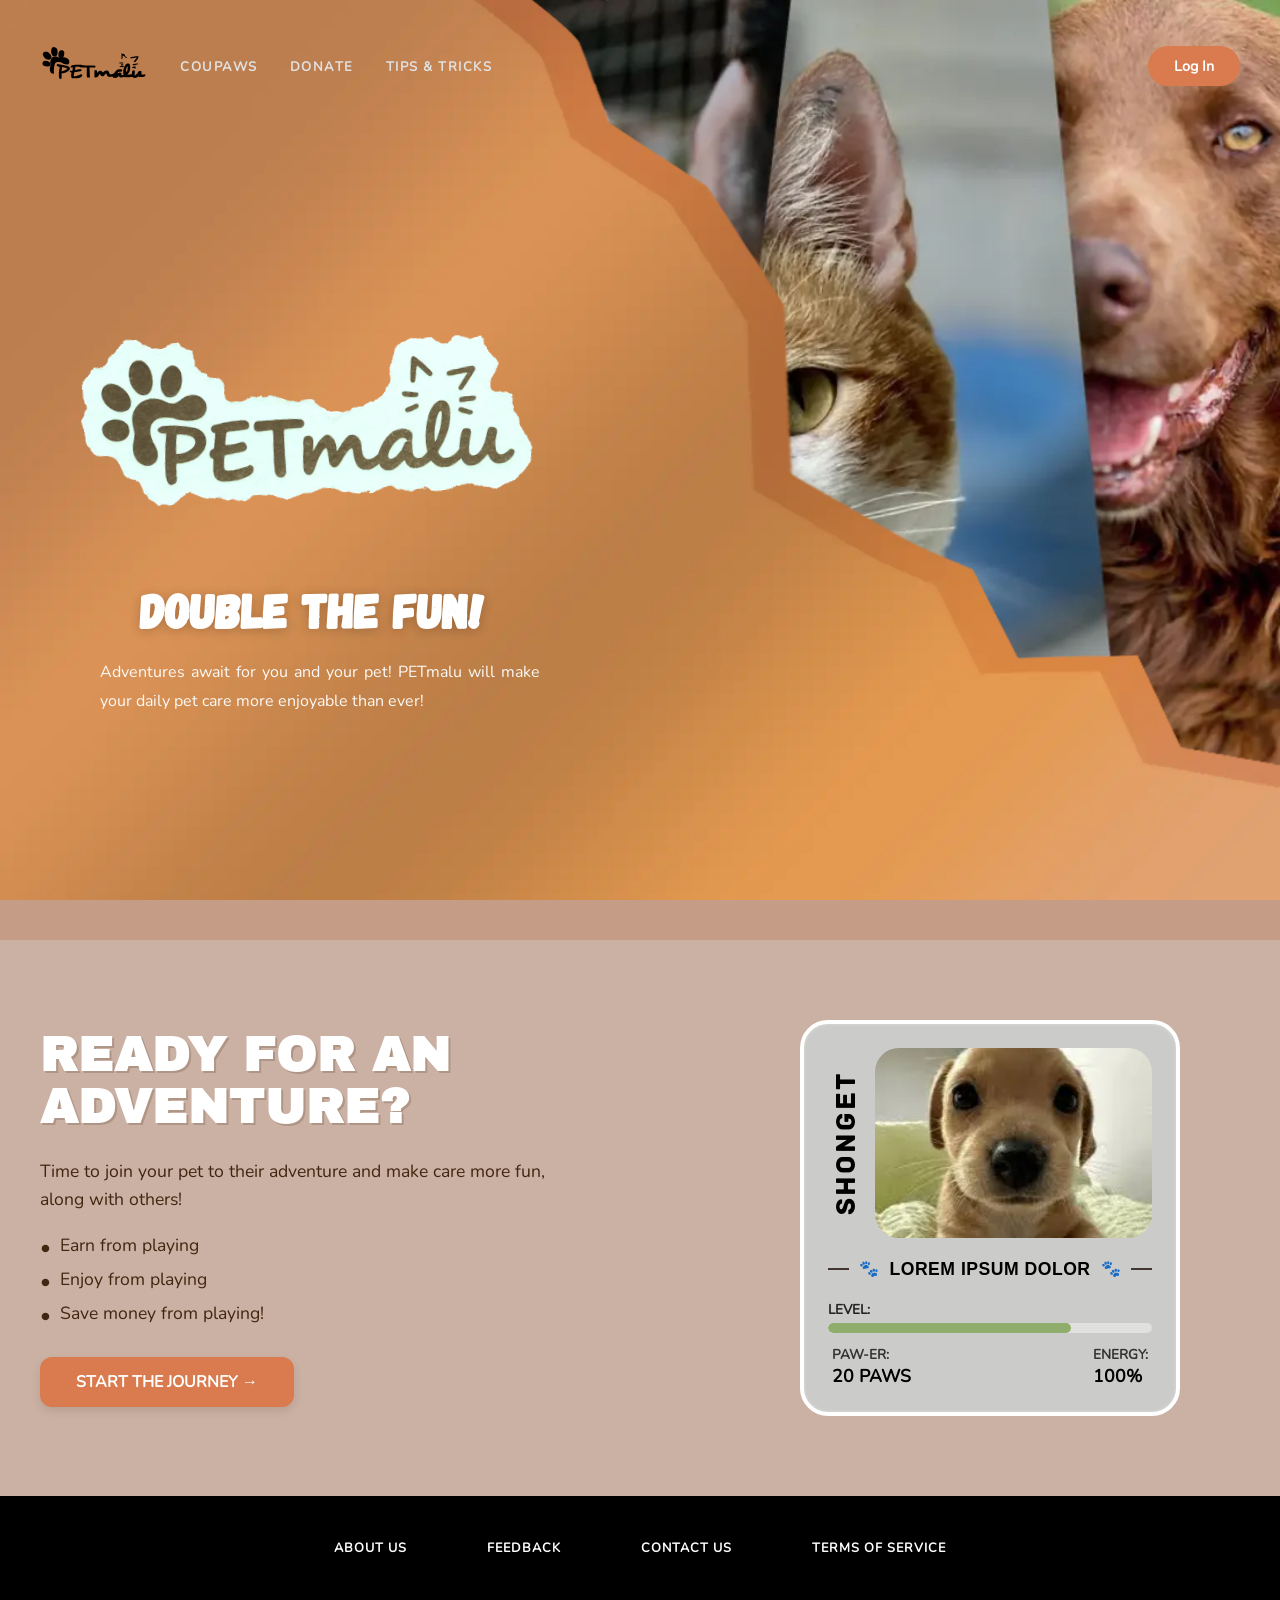
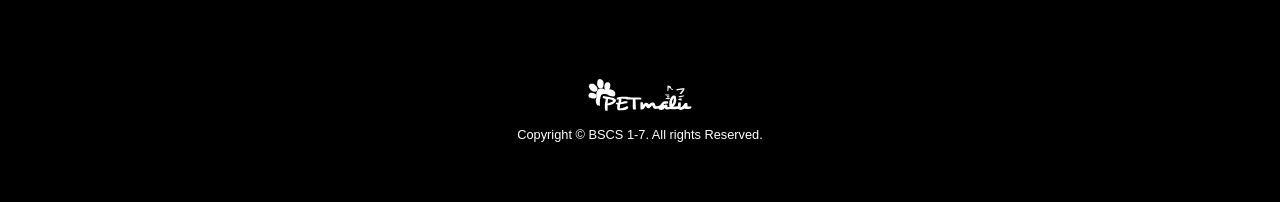
<file: WebIndex/index.html>
<!DOCTYPE html>

<html lang="en">

<head>
    <meta charset="UTF-8">
    <meta name="viewport" content="width=device-width, initial-scale=1.0">
    <title>PETmalu</title>
    <link rel="shortcut icon" href="../Assets/FaviconLogo.ico" type="image/x-icon">
    <link rel="stylesheet" href="index_style.css">
    <script src="index_script.js" defer></script>
</head>

<body>

    <nav>
        <a href="#" class="logo" id="logo-backtop">
            <img src="../Assets/Home_HeaderLogoSMALL.svg" alt="PETmalu">
        </a>

        <ul class="nav-links">
            <li><a href="../WebCoupons/coupons.html">Coupaws</a></li>
            <li><a href="../WebDonate/donate.html">Donate</a></li>
            <li><a href="tips.html">Tips & Tricks</a></li>
            <!-- Remove Support nav, its just the same as donate i guess -->
        </ul>
        <button class="btn-login" id="navAuthBtn">Log In</button>
        <button class="hamburger" onclick="toggleMenu()">&#9776;</button>
    </nav>

    <section class="hero">
        <div class="harrow hero-left-bg"></div>
        <div class="harrow hero-right-photo"></div>

        <div class="hero-content">
            <div class="main-logo">
                <img src="../Assets/Home_Logo.webp" alt="PETmaluMAIN">
            </div>
            <h1>DOUBLE THE FUN!</h1>
            <p>
                Adventures await for you and your pet! PETmalu will make your daily pet care more enjoyable than ever!
            </p>
        </div>
    </section>

    <div class="separator"></div>

    <section class="adventure-section">
        <div class="adventure-container">

            <div class="adventure-left">
                <h2>READY FOR AN ADVENTURE?</h2>
                <p class="adventure-subtext">
                    Time to join your pet to their adventure and make care more fun, along with others!
                </p>
                <ul class="adventure-features">
                    <li>Earn from playing</li>
                    <li>Enjoy from playing</li>
                    <li>Save money from playing!</li>
                </ul>
                <button class="btn-journey">START THE JOURNEY &rarr;</button>
            </div>

            <div class="adventure-right">
                <div class="pet-card-slider" id="petCardSlider">
                    <div class="pet-card" id="petCardContent">

                        <div class="card-top-layout">
                            <div class="pet-name-vertical">SHONGET</div>
                            <div class="pet-image-container">
                                <img src="../Assets/wilsonlosiento.webp" alt="Pet Avatar" id="cardPetImg">
                            </div>
                        </div>

                        <div class="card-title-divider">
                            <span class="paw-icon">&#128062;</span>
                            <span class="pet-title">LOREM IPSUM DOLOR</span>
                            <span class="paw-icon">&#128062;</span>
                        </div>

                        <div class="card-stats-layout">
                            <div class="level-container">
                                <label>LEVEL:</label>
                                <div class="xp-bar">
                                    <div class="xp-progress" style="width: 75%;"></div>
                                </div>
                            </div>
                            <div class="stat-row">
                                <div class="stat-box">
                                    <span class="stat-label">PAW-ER:</span>
                                    <strong class="stat-value" id="cardPawer">20 PAWS</strong>
                                </div>
                                <div class="stat-box">
                                    <span class="stat-label">ENERGY:</span>
                                    <strong class="stat-value" id="cardEnergy">100%</strong>
                                </div>
                            </div>
                        </div>

                    </div>
                </div>
            </div>

        </div>
    </section>

    <!-- MODAL -->
    <div class="modal-overlay" id="authModal">
        <div class="modal-card">
            <button class="modal-close" id="closeModalBtn">&times;</button>

            <!-- LOGIN VIEW -->
            <div class="auth-view" id="loginView">
                <h2 class="auth-title">LOG IN</h2>
                <p class="auth-subtitle">Purr~ welcome back hooman!</p>
                <form id="loginForm">
                    <div class="input-group">
                        <input type="text" id="loginUser" placeholder="Username/Email">
                    </div>
                    <div class="input-group">
                        <input type="password" id="loginPass" placeholder="Password">
                    </div>
                    <!-- General form error (wrong credentials, no account) -->
                    <span class="form-error" id="loginFormError"></span>
                    <button type="submit" class="btn-auth-submit">LOG IN</button>
                </form>
                <p class="auth-switch-text"><a href="#" id="switchToRegister">Register Now</a></p>
            </div>

            <!-- REGISTER VIEW -->
            <div class="auth-view hidden" id="registerView">
                <h2 class="auth-title">REGISTER</h2>
                <p class="auth-subtitle">Woof! Let's get started!</p>
                <form id="registerForm">
                    <div class="input-group">
                        <input type="email" id="regEmail" placeholder="Email Address">
                    </div>
                    <div class="input-group">
                        <input type="password" id="regPass" placeholder="Password">
                    </div>
                    <div class="input-group">
                        <input type="password" id="regConfirm" placeholder="Confirm Password">
                    </div>
                    <div class="terms-row">
                        <input type="checkbox" id="agreeTerms">
                        <label for="agreeTerms">I agree to the <a href="#">Terms of Service</a></label>
                    </div>
                    <span class="form-error" id="registerFormError"></span>
                    <button type="submit" class="btn-auth-submit">REGISTER</button>
                </form>
                <p class="auth-switch-text">Account Exists? <a href="#" id="switchToLogin">Log In</a></p>
            </div>

        </div>
    </div>

    <footer>
        <div class="foot_nav">
            <ul class="foot_list">
                <li><a href="aboutus.html">About Us</a></li>
                <li><a href="feedback.html">Feedback</a></li>
                <li><a href="contact.html">Contact Us</a></li>
                <li><a href="../WebTOS/tos.html">Terms Of Service</a></li>
            </ul>

            <img src="../Assets/Home_HeaderLogoSMALL.svg" alt="PETmalu Logo" class="logo_foot">
            <p>Copyright &copy; BSCS 1-7. All rights Reserved.</p>
        </div>


    </footer>

</body>

</html>
</file>
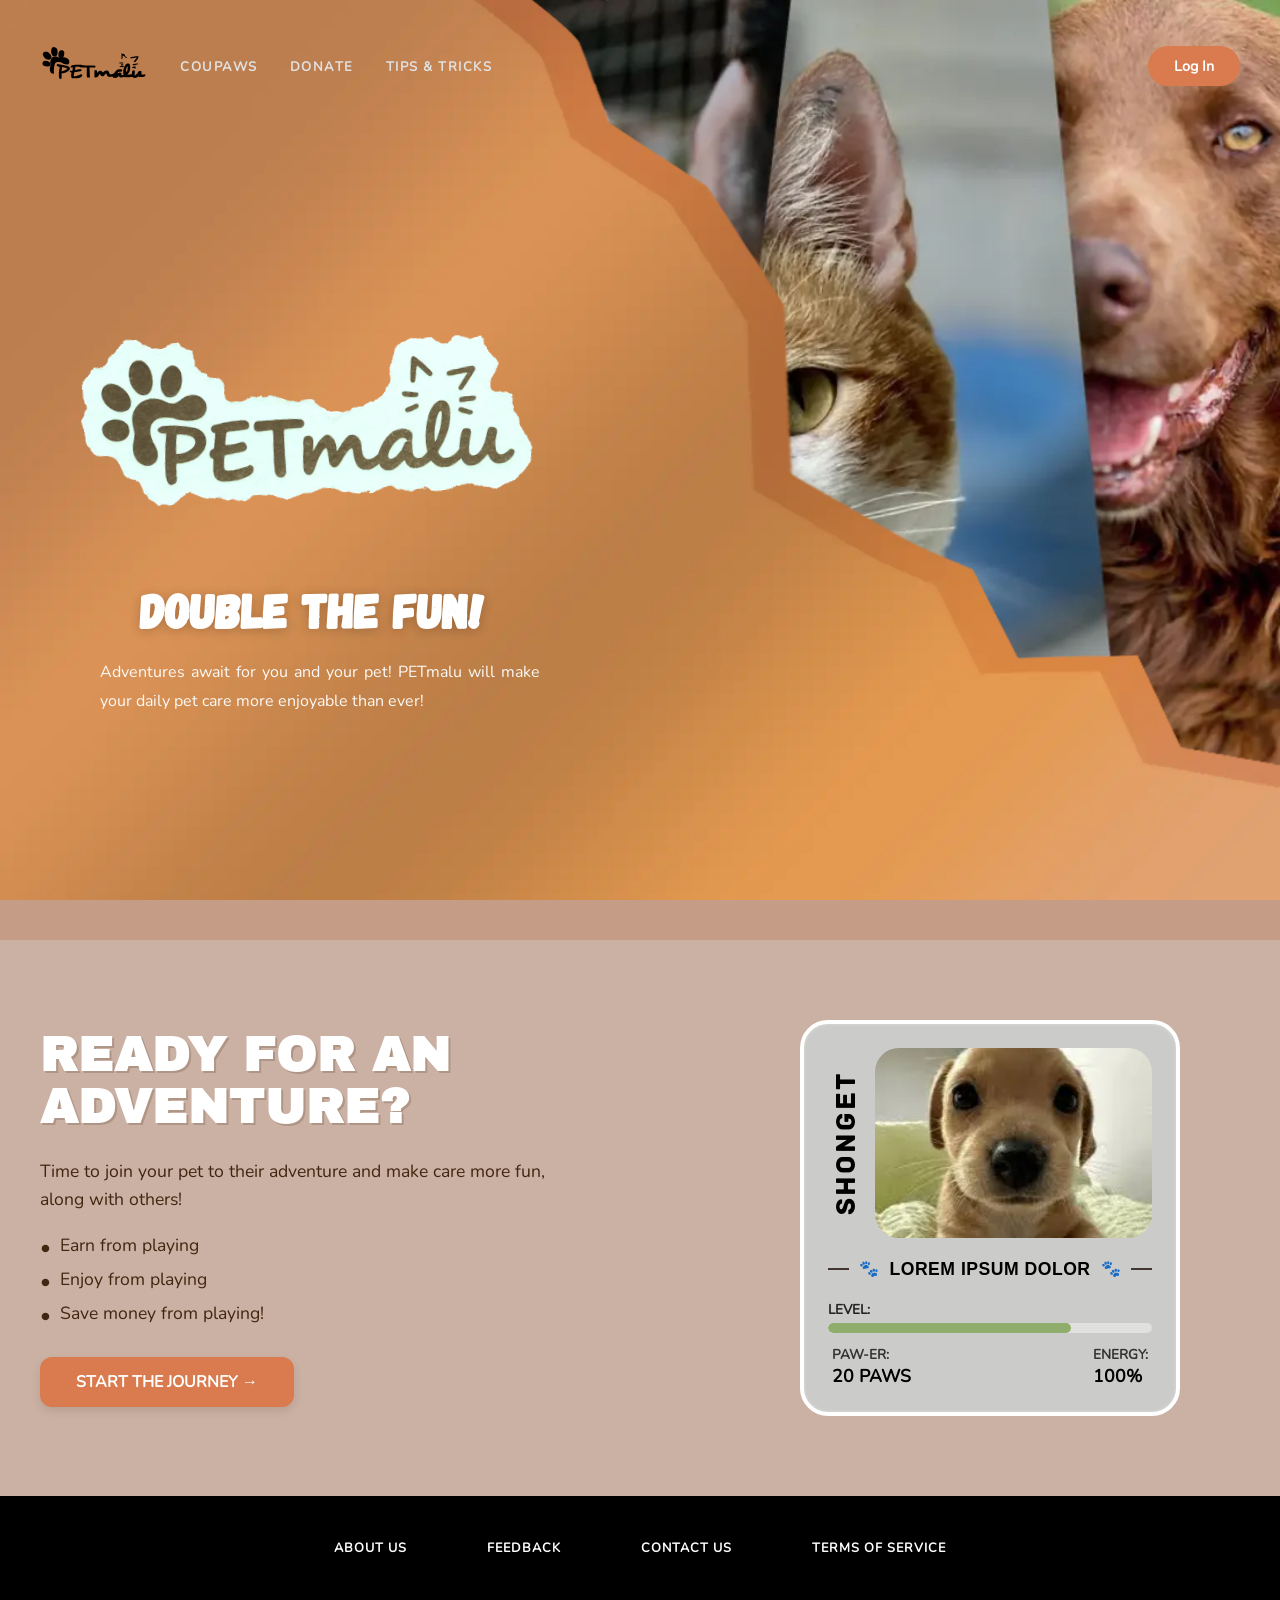
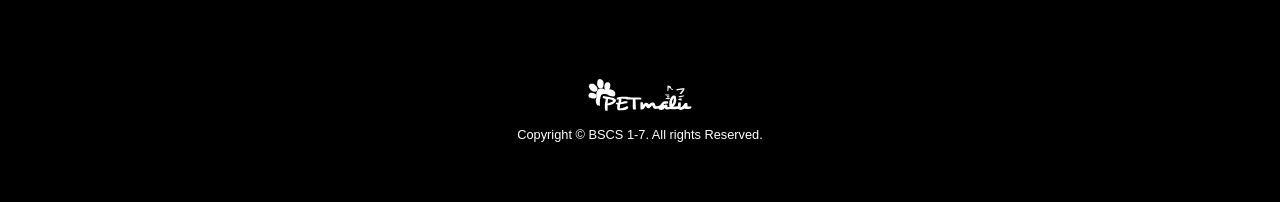
<file: WebAdventure/adventuregame.html>
<!DOCTYPE html>
<html lang="en">
<head>
    <meta charset="UTF-8">
    <meta name="viewport" content="width=device-width, initial-scale=1.0">
    <title>Adventure Time!</title>
    <link rel="shortcut icon" href="../Assets/FaviconLogo.ico" type="image/x-icon">
    <link rel="stylesheet" href="adventuregame_style.css">
    <script src="adventuregame_script.js" defer></script>
</head>
<body>

    <!-- NAVBAR -->
    <nav class="game-nav">
        <a href="../WebIndex/index.html" class="nav-logo">
            <img src="../Assets/Home_HeaderLogoSMALL.svg" alt="PETmalu">
        </a>
        <div class="nav-links">
            <a href="dailytask.html" class="active">GAME</a>
            <a href="../WebCoupons/coupons.html">COUPAWS</a>
            <a href="../WebSettings/setting.html" class="btn-profile">PROFILE</a>
            <button class="btn-logout" id="btnLogout">Log out</button>
        </div>
        <button class="hamburger" onclick="toggleMenu()">&#9776;</button>
    </nav>

    <div class="page-layout">

        <!-- SIDEBAR -->
        <aside class="sidebar">
            <a href="../WebAdventure/dailytask.html" class="sidebar-btn">DAILY TASKS</a>
            <button class="sidebar-btn active">ADVENTURE</button>
            <a href="../WebAdventure/walktrip.html" class="sidebar-btn">WALK TRIP</a>
        </aside>

        <!-- MAIN CONTENT -->
        <main class="main-content">

            <!-- TOP BAR: Bones + KM + Coins -->
            <div class="top-bar">
                <div class="bones-counter">
                    <span id="bonesCount">5</span>
                    <img src="../Assets/bone.webp" alt="bones" class="bone-icon">
                </div>
                <div class="km-display">
                    <div class="km-value"><span id="kmCount">0</span> KM</div>
                    <div class="km-highscore">High Score: <span id="kmHighScore">0</span> KM</div>
                </div>
                <div class="coins-counter">
                    <img src="../Assets/Pawrency.webp" alt="coins" class="coin-icon">
                    <span id="coinsCount">0</span>
                </div>
            </div>

            <!-- GAME ARENA -->
            <div class="game-arena" id="gameArena">

                <!-- PET CARD (left) -->
                <div class="arena-card pet-side">
                    <div class="card-top-layout">
                        <div class="pet-name-vertical" id="arenaCardName">PET NAME</div>
                        <div class="pet-image-container">
                            <div class="pet-image-placeholder" id="arenaPetPlaceholder">
                                <span>PET PICTURE<br>HERE</span>
                            </div>
                            <img id="arenaPetImg" src="" alt="Pet" style="display:none;">
                        </div>
                    </div>
                    <div class="card-title-divider">
                        <span class="paw-icon">🐾</span>
                        <span class="card-label">TITLE</span>
                        <span class="paw-icon">🐾</span>
                    </div>
                    <div class="card-pet-title" id="arenaCardTitle">YOUR PET TITLE</div>
                    <div class="card-stats-layout">
                        <div class="level-container">
                            <label>LEVEL:</label>
                            <div class="xp-bar">
                                <div class="xp-progress" id="arenaXpBar" style="width: 2%;"></div>
                            </div>
                        </div>
                        <div class="stat-row">
                            <div class="stat-box">
                                <span class="stat-label">PAW-ER:</span>
                                <strong class="stat-value" id="arenaPawer">2 PAWS</strong>
                            </div>
                            <div class="stat-box">
                                <span class="stat-label">ENERGY:</span>
                                <strong class="stat-value" id="arenaEnergy">100%</strong>
                            </div>
                        </div>
                    </div>
                    <div class="level-badge" id="arenaLevelBadge">LVL 1:</div>
                </div>

                <!-- START BUTTON (shown before game starts) -->
                <div class="start-zone" id="startZone">
                    <button class="btn-start-adventure" id="btnStartAdventure">
                        START ADVENTURE<br><small>(-20% Energy)</small>
                    </button>
                </div>

                <!-- ENEMY CARD (right, hidden until game starts) -->
                <div class="arena-card enemy-side hidden" id="enemyCard">
                    <div class="card-top-layout">
                        <div class="pet-name-vertical" id="enemyName">ENEMY</div>
                        <div class="pet-image-container enemy-img-container">
                            <div class="pet-image-placeholder">
                                <span>ENEMY PICTURE<br>HERE</span>
                            </div>
                        </div>
                    </div>
                    <div class="card-title-divider">
                        <span class="paw-icon">🐾</span>
                        <span class="card-label">TITLE</span>
                        <span class="paw-icon">🐾</span>
                    </div>
                    <div class="card-pet-title" id="enemyTitle">ENEMY NAME</div>
                    <div class="enemy-stats">
                        <div class="enemy-stat-row">
                            <span class="stat-label">HEALTH:</span>
                            <strong class="stat-value" id="enemyHealth">2 PAWS</strong>
                        </div>
                        <div class="enemy-stat-row">
                            <span class="stat-label">COIN DROP:</span>
                            <strong class="stat-value">
                                <img src="../Assets/Pawrency.webp" class="coin-icon-sm" alt="coin">
                                <span id="enemyCoinDrop">2</span>
                            </strong>
                        </div>
                    </div>
                </div>

            </div><!-- end game-arena -->

        </main>
    </div>

    <!-- ══════════════════════════════
         TUTORIAL MODAL (6 steps)
    ══════════════════════════════ -->
    <div class="modal-overlay" id="tutorialModal">
        <div class="tutorial-card">
            <p class="tutorial-text" id="tutorialText"></p>
            <button class="btn-tutorial-next" id="btnTutorialNext">Next</button>
        </div>
    </div>

    <!-- ══════════════════════════════
         LOSE MODAL
    ══════════════════════════════ -->
    <div class="modal-overlay" id="loseModal">
        <div class="lose-card">
            <h2 class="lose-title">YOU LOSE</h2>
            <p class="lose-sub">you reached:</p>
            <div class="lose-km"><span id="loseKm">0</span> KM</div>
            <div class="lose-highscore">High Score: <span id="loseHighScore">0</span> KM</div>
            <button class="btn-try-again" id="btnTryAgain">TRY AGAIN (-20% Energy)</button>
            <button class="btn-quit" id="btnQuit">QUIT</button>
        </div>
    </div>

</body>
</html>
</file>
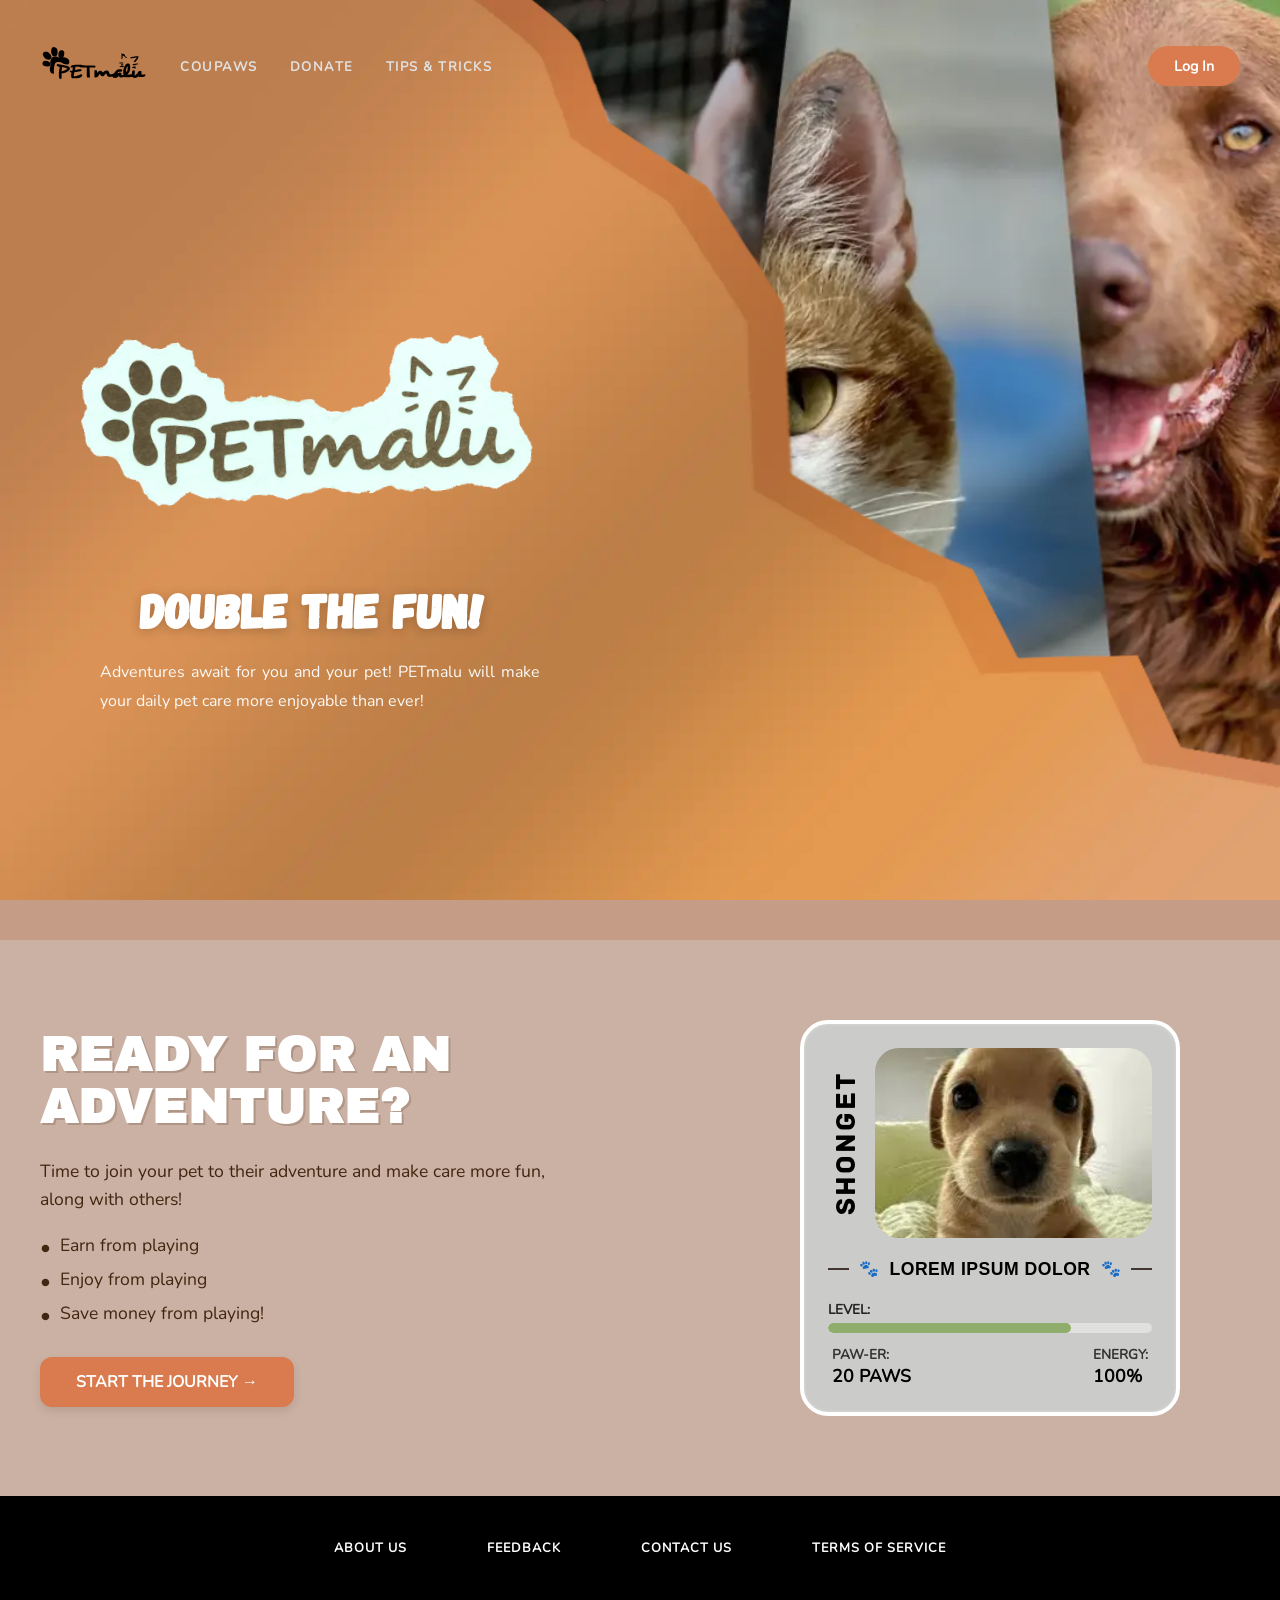
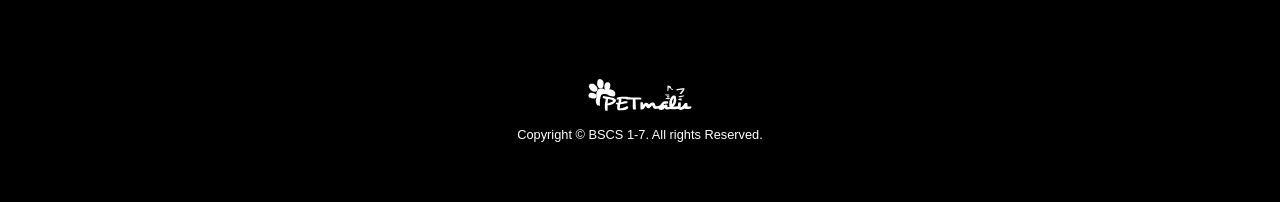
<file: WebAdventure/dailytask.html>
<!DOCTYPE html>
<html lang="en">
<head>
    <meta charset="UTF-8">
    <meta name="viewport" content="width=device-width, initial-scale=1.0">
    <title>Daily Tasks!!!</title>
    <link rel="shortcut icon" href="../Assets/FaviconLogo.ico" type="image/x-icon">
    <link rel="stylesheet" href="dailytask_style.css">
    <script src="dailytask_script.js" defer></script>
</head>
<body>

    <!-- TOP NAVBAR -->
    <nav class="game-nav">
        <a href="../WebIndex/index.html" class="nav-logo">
            <img src="../Assets/Home_HeaderLogoSMALL.svg" alt="PETmalu">
        </a>
        <div class="nav-links">
            <a href="dailytask.html" class="active">GAME</a>
            <a href="../WebCoupons/coupons.html">COUPAWS</a>
            <a href="../WebSettings/setting.html" class="btn-profile">PROFILE</a>
            <button class="btn-logout" id="btnLogout">Log out</button>
        </div>
        <button class="hamburger" onclick="toggleMenu()">&#9776;</button>
    </nav>

    <div class="page-layout">

        <!-- LEFT SIDEBAR -->
        <aside class="sidebar">
            <button class="sidebar-btn active" data-section="daily">DAILY TASKS</button>
            <a href="../WebAdventure/adventuregame.html" class="sidebar-btn">ADVENTURE</a>
            <a href="../WebAdventure/walktrip.html" class="sidebar-btn">WALK TRIP</a>
        </aside>

        <!-- MAIN CONTENT -->
        <main class="main-content">

            <!-- ── DAILY TASKS SECTION ── -->
            <section class="section-panel active" id="section-daily">

                <div class="panel-left">

                    <div class="activities-header">
                        <h2 class="activities-title">ACTIVITIES</h2>
                        <span class="streak-badge">STREAK: <strong id="streakCount">0</strong></span>
                    </div>
                    <p class="activities-desc">Finish each activity to earn energy! Each day streak multiplies to exp earned</p>
                    <hr class="activities-divider">

                    <!-- MORNING -->
                    <div class="task-group">
                        <div class="task-group-header">
                            <span class="task-group-title">MORNING</span>
                            <span class="task-group-reward">(complete the following quests to get 20% Energy!)</span>
                        </div>
                        <label class="task-item">
                            <input type="checkbox" data-exp="20" data-energy="0" data-group="morning">
                            <span class="custom-checkbox"></span>
                            Feed your pet <span class="task-exp">(+20 exp)</span>
                        </label>
                        <label class="task-item">
                            <input type="checkbox" data-exp="10" data-energy="0" data-group="morning">
                            <span class="custom-checkbox"></span>
                            Refill water bowl <span class="task-exp">(+10 exp)</span>
                        </label>
                        <label class="task-item">
                            <input type="checkbox" data-exp="15" data-energy="0" data-group="morning">
                            <span class="custom-checkbox"></span>
                            Clean sleeping area <span class="task-exp">(+15 exp)</span>
                        </label>
                    </div>

                    <!-- BONDING -->
                    <div class="task-group">
                        <div class="task-group-header">
                            <span class="task-group-title">BONDING</span>
                            <span class="task-group-reward">(complete the following quests to get 40% Energy!)</span>
                        </div>
                        <label class="task-item">
                            <input type="checkbox" data-exp="100" data-energy="0" data-group="bonding">
                            <span class="custom-checkbox"></span>
                            Walk your pet for 3 minutes <span class="task-exp">(+100 exp)</span>
                        </label>
                        <label class="task-item">
                            <input type="checkbox" data-exp="80" data-energy="0" data-group="bonding">
                            <span class="custom-checkbox"></span>
                            Play fetch for 1 minute and 30 seconds <span class="task-exp">(+80 exp)</span>
                        </label>
                    </div>

                    <!-- CARE -->
                    <div class="task-group">
                        <div class="task-group-header">
                            <span class="task-group-title">CARE</span>
                            <span class="task-group-reward">(complete the following quests to get 10% Energy!)</span>
                        </div>
                        <label class="task-item">
                            <input type="checkbox" data-exp="25" data-energy="0" data-group="care">
                            <span class="custom-checkbox"></span>
                            Brush your pet's teeth <span class="task-exp">(+25 exp)</span>
                        </label>
                        <label class="task-item">
                            <input type="checkbox" data-exp="20" data-energy="0" data-group="care">
                            <span class="custom-checkbox"></span>
                            Groom your pet <span class="task-exp">(+20 exp)</span>
                        </label>
                    </div>

                </div>

                <!-- PET CARD -->
                <div class="panel-right">
                    <div class="level-badge" id="levelBadge">LVL 1:</div>

                    <div class="pet-card" id="petCardGame">

                        <div class="card-top-layout">
                            <div class="pet-name-vertical" id="gameCardName">PET NAME</div>
                            <div class="pet-image-container">
                                <div class="pet-image-placeholder" id="gamePetPlaceholder">
                                    <span>PET PICTURE<br>HERE</span>
                                </div>
                                <img id="gamePetImg" src="" alt="Pet" style="display:none;">
                            </div>
                        </div>

                        <div class="card-title-divider">
                            <span class="paw-icon">🐾</span>
                            <span class="card-label">TITLE</span>
                            <span class="paw-icon">🐾</span>
                        </div>

                        <div class="card-pet-title" id="gameCardTitle">YOUR PET TITLE</div>

                        <div class="card-stats-layout">
                            <div class="level-container">
                                <label>LEVEL:</label>
                                <div class="xp-bar">
                                    <div class="xp-progress" id="xpBar" style="width: 2%;"></div>
                                </div>
                            </div>
                            <div class="stat-row">
                                <div class="stat-box">
                                    <span class="stat-label">PAW-ER:</span>
                                    <strong class="stat-value" id="gameCardPawer">2 PAWS</strong>
                                </div>
                                <div class="stat-box">
                                    <span class="stat-label">ENERGY:</span>
                                    <strong class="stat-value" id="gameCardEnergy">100%</strong>
                                </div>
                            </div>
                        </div>

                    </div>
                </div>

            </section>

            <!-- SOON TO BE DELETED -->
            <!--
            <section class="section-panel" id="section-adventure">
                <div class="panel-left">
                    <h2 class="activities-title">ADVENTURE</h2>
                    <p class="activities-desc">Adventure mode coming soon! Complete daily tasks to unlock.</p>
                </div>
            </section>
            -->
            
        </main>
    </div>

</body>
</html>
</file>
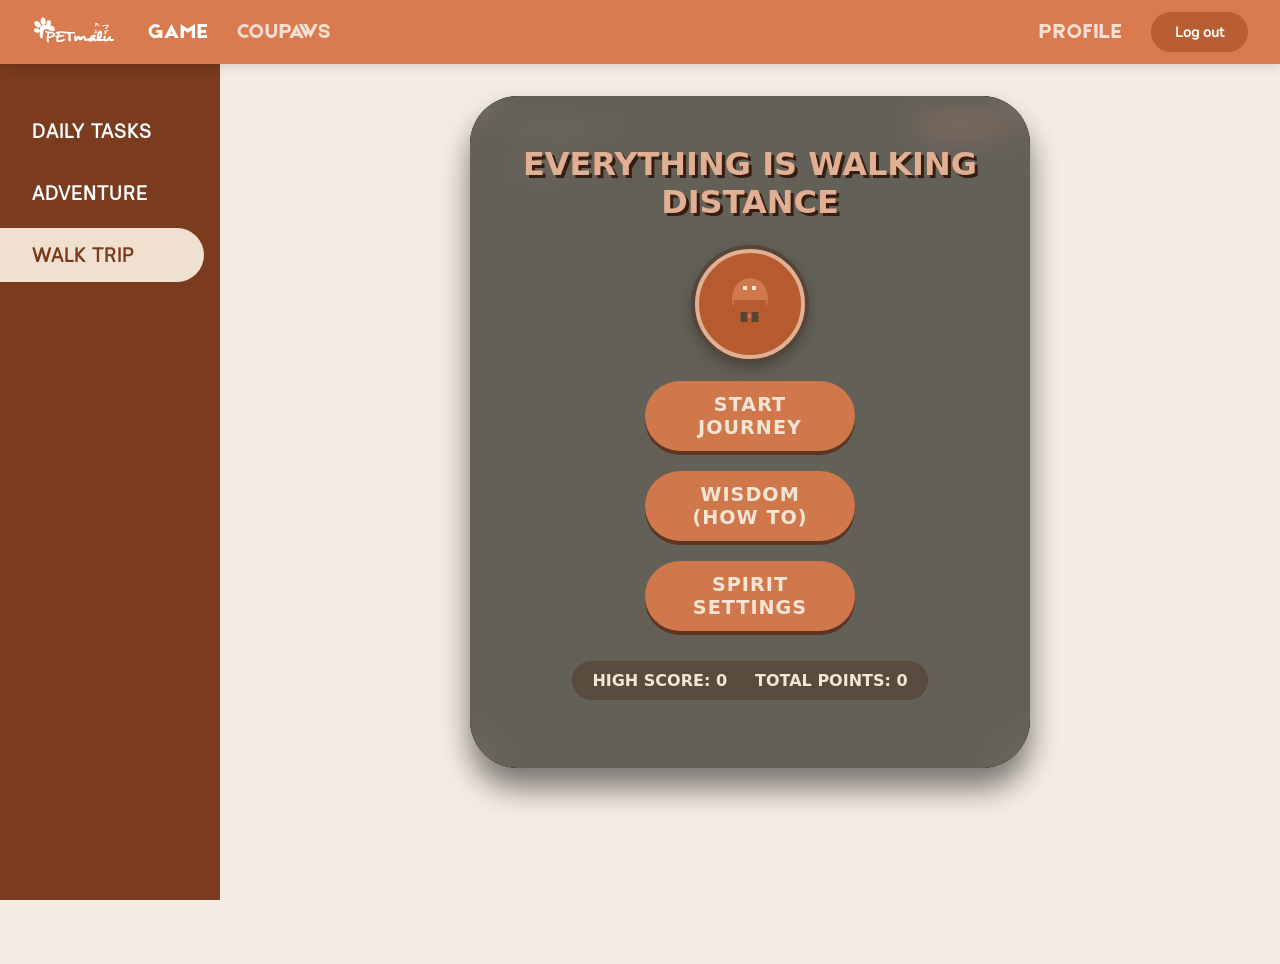
<file: WebAdventure/walktrip.html>
<!DOCTYPE html>
<html lang="en">

<head>
    <meta charset="UTF-8">
    <meta name="viewport" content="width=device-width, initial-scale=1.0, user-scalable=no, viewport-fit=cover">
    <title>Pet Trail Swipe · Earth Guardian</title>
    <link rel="stylesheet" href="walktrip_style.css">
    <script src="walktrip_script.js" defer></script>
</head>

<body>

    <!-- TOP NAVBAR -->
    <nav class="game-nav">
        <a href="../WebIndex/index.html" class="nav-logo">
            <img src="../Assets/Home_HeaderLogoSMALL.svg" alt="PETmalu">
        </a>
        <div class="nav-links">
            <a href="dailytask.html" class="active">GAME</a>
            <a href="../WebCoupons/coupons.html">COUPAWS</a>
            <a href="../WebSettings/setting.html" class="btn-profile">PROFILE</a>
            <button class="btn-logout" id="btnLogout">Log out</button>
        </div>
        <button class="hamburger" onclick="toggleWalkMenu()">&#9776;</button>
    </nav>

    <div class="page-layout">
        <!-- LEFT SIDEBAR -->
        <aside class="sidebar">
            <a href="../WebAdventure/dailytask.html" class="sidebar-btn">DAILY TASKS</a>
            <a href="../WebAdventure/adventuregame.html" class="sidebar-btn">ADVENTURE</a>
            <button class="sidebar-btn active">WALK TRIP</button>
        </aside>

        <!-- GAME CONTENT -->
        <main class="walk-main">

            <div class="game-container" id="gameContainer">
                <canvas id="gameCanvas" width="500" height="600"
                    style="width:100%; height:auto; aspect-ratio:500/600"></canvas>
                <div class="game-header" id="gameHeader">
                    <div class="score-timer-box">
                        <div class="score-text">SCORE: <span id="scoreValue">0</span></div>
                        <div class="timer-text">TIME: <span id="timerValue">0</span>s</div>
                    </div>
                    <div
                        style="display:flex; flex-direction:column; align-items:flex-end; gap:8px; pointer-events:auto;">
                        <button class="pause-btn" id="pauseButton">PAUSE</button>
                        <div class="energy-hud" id="energyHud">
                            ⚡ <span id="energyHudValue">—</span>%
                            <div class="energy-hud-bar-wrap">
                                <div class="energy-hud-bar" id="energyHudBar" style="width:100%; background:#5D9B4A;">
                                </div>
                            </div>
                        </div>
                    </div>
                </div>

                <!-- START SCREEN -->
                <div id="startScreen" class="screen">
                    <div class="title">EVERYTHING IS WALKING DISTANCE</div>

                    <!-- Pet avatar: shows profile photo if available, else animated canvas fallback -->
                    <img id="startPetAvatar" class="pet-avatar-circle" style="display:none;" alt="Your Pet">
                    <div id="startPetFallback" class="pet-avatar-fallback">
                        <canvas id="runningPetCanvas" width="80" height="80"
                            style="width:80px;height:80px;background:transparent;border-radius:50%;"></canvas>
                    </div>

                    <button id="playBtnMain">START JOURNEY</button>
                    <button id="howToBtn">WISDOM (HOW TO)</button>
                    <button id="settingsBtn">SPIRIT SETTINGS</button>
                    <div class="stats-row">
                        <span>HIGH SCORE: <span id="highScoreDisplay">0</span></span>
                        <span>TOTAL POINTS: <span id="totalCoinsDisplay">0</span></span>
                    </div>
                    <div class="stats-row" style="margin-top:0; background:#3A6A2Acc;" id="pawrencyRow">
                        <span>PAWRENCY: <span id="pawrencyDisplay">—</span></span>
                        <span>ENERGY: <span id="energyDisplay">—</span></span>
                    </div>
                </div>

                <!-- ENERGY WARNING SCREEN -->
                <div id="energyWarningScreen" class="screen hide">
                    <div class="energy-warn-icon">⚡</div>
                    <div class="energy-warn-title">NOT ENOUGH ENERGY!</div>
                    <div class="energy-warn-body">
                        Your pet is too tired to go on an adventure.<br><br>
                        You need <strong>25% energy</strong> to start a journey.<br>
                        Complete daily tasks to restore your pet's energy!
                    </div>
                    <div class="energy-warn-bar-wrap">
                        <div class="energy-warn-bar" id="energyWarnBar" style="width:0%"></div>
                    </div>
                    <span style="color:#FF8C5A; font-weight:bold; font-size:1rem; margin-bottom:16px;">
                        Current Energy: <span id="energyWarnValue">0</span>%
                    </span>
                    <button id="energyWarnBack" style="background:#574537; box-shadow:0 4px 0 #361D0F;">🔙 BACK TO
                        CAMP</button>
                    <button id="energyWarnTasks"
                        style="background:#5D9B4A; box-shadow:0 4px 0 #3A6A2A; margin-top:4px;">📋 DAILY TASKS</button>
                </div>

                <!-- HOW TO PLAY SCREEN -->
                <div id="howScreen" class="screen hide">
                    <div class="title">📜 TRAIL RULES</div>
                    <div class="instruction-text">
                        SWIPE to clear obstacles before they reach your pet!<br><br>
                        💧 MUD PUDDLE → ⬆️ SWIPE UP<br>
                        🕳️ HOLE → ⬇️ SWIPE DOWN<br>
                        🪵 FENCE → ➡️ SWIPE RIGHT<br><br>
                        Wrong swipe = Time -2 sec<br>
                        Missed obstacle = Time -2 sec<br>
                        Protect your companion & survive as long as you can.<br>
                        Danger rises as your score grows.
                    </div>
                    <button id="backFromHow">RETURN</button>
                </div>

                <!-- SETTINGS SCREEN -->
                <div id="settingsScreen" class="screen hide">
                    <div class="title">CAMP SETTINGS</div>
                    <div
                        style="display: flex; flex-direction: column; gap: 18px; background: #574537aa; padding: 20px; border-radius: 48px;">
                        <label><span>SFX:</span> <input type="checkbox" id="sfxToggle" checked></label>
                        <label><span>DRUMS (BGM):</span> <input type="checkbox" id="bgmToggle" checked></label>
                        <label><span>DIFFICULTY:</span>
                            <select id="difficultySelect">
                                <option value="easy">Easy (peaceful)</option>
                                <option value="normal" selected>Normal (balanced)</option>
                                <option value="hard">Hard (merciless)</option>
                            </select>
                        </label>
                    </div>
                    <button id="saveSettingsBtn">SAVE & RETURN</button>
                    <button id="backFromSettings">BACK</button>
                </div>

                <!-- PAUSE MENU -->
                <div id="pauseMenu" class="screen hide">
                    <div class="title">⏸ DREAMER'S PAUSE</div>
                    <button id="resumeBtn">▶ RESUME PATH</button>
                    <button id="restartBtn">RESTART TRAIL</button>
                    <button id="mainMenuFromPause">EXIT</button>
                </div>

                <!-- GAME OVER SCREEN -->
                <div id="gameOverScreen" class="screen hide">
                    <div class="title">JOURNEY ENDS</div>
                    <div id="gameOverStats"
                        style="background:#361D0Fcc; padding: 16px; border-radius: 36px; margin: 12px; width: 80%;">
                        Final Score: <span id="finalScoreSpan">0</span><br>
                        Highest Score: <span id="finalHighSpan">0</span><br>
                        Obstacles Cleared: <span id="clearedCountSpan">0</span><br>
                        Survival Time: <span id="survivalTimeSpan">0</span> sec<br><br>
                        <span style="color:#E1AF93; font-size:1.1rem;">🐾 Pawrency Earned: <strong
                                id="coinsEarnedSpan">0</strong> coins</span>
                    </div>
                    <button id="playAgainBtn">TRY AGAIN</button>
                    <button id="goCoupawsBtn" style="background:#5D9B4A; box-shadow: 0 4px 0 #3A6A2A;">🎟️ GO TO
                        COUPAWS</button>
                    <button id="mainMenuFromGameOver">MAIN CAMP</button>
                </div>
            </div>

        </main>
    </div>

</body>

</html>
</file>
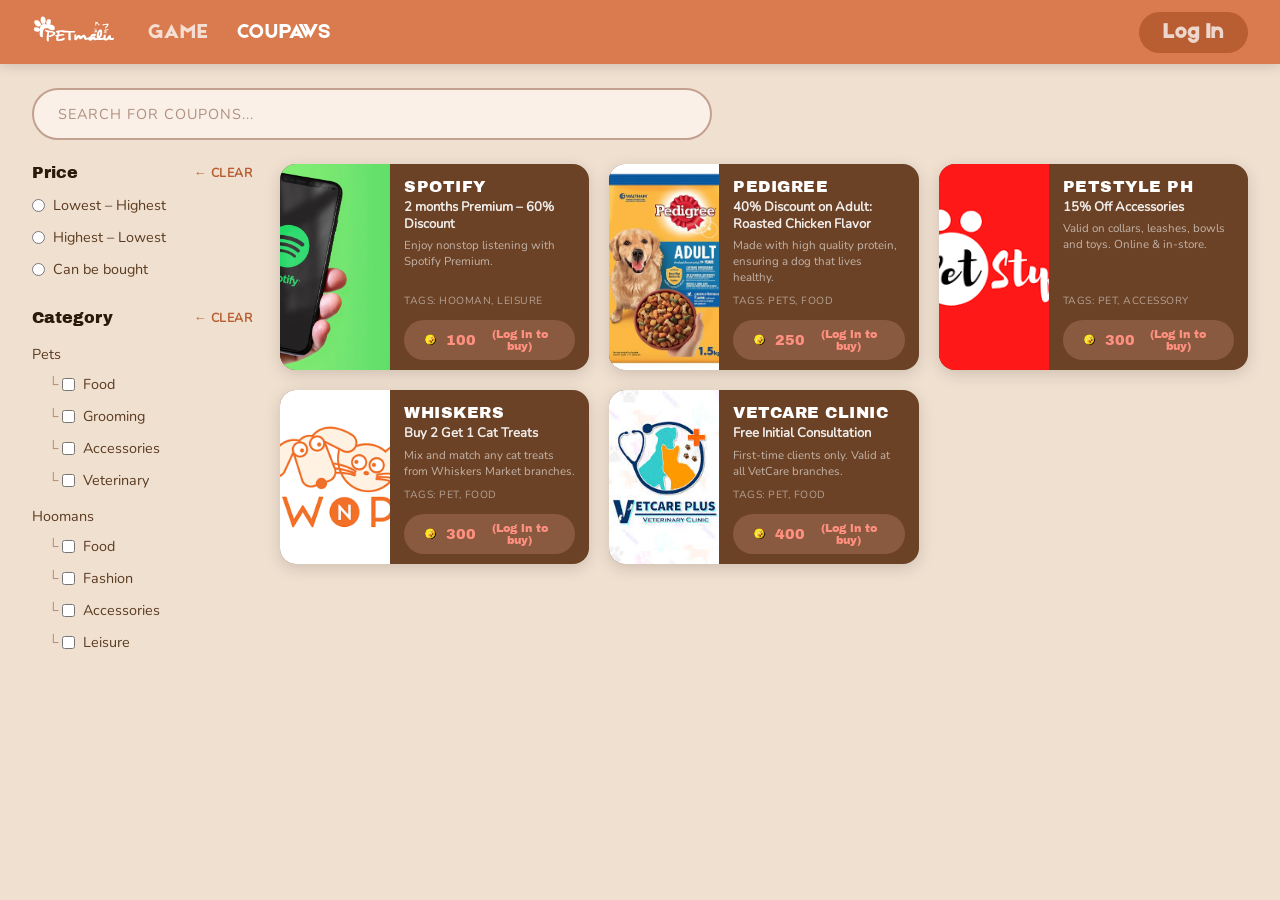
<file: WebCoupons/coupons.html>
<!DOCTYPE html>
<html lang="en">

<head>
    <meta charset="UTF-8">
    <meta name="viewport" content="width=device-width, initial-scale=1.0">
    <title>Coupawows...</title>
    <link rel="shortcut icon" href="../Assets/FaviconLogo.ico" type="image/x-icon">
    <link rel="stylesheet" href="coupons_style.css">
    <script src="coupons_script.js" defer></script>
</head>

<body>

    <!-- NAVBAR -->
    <nav class="game-nav">
        <a href="../WebIndex/index.html" class="nav-logo">
            <img src="../Assets/Home_HeaderLogoSMALL.svg" alt="PETmalu">
        </a>
        <div class="nav-links" id="navLinks">
            <a href="../WebAdventure/dailytask.html">GAME</a>
            <a href="coupons.html" class="active">COUPAWS</a>
            <div class="nav-right" id="navRight"></div>
        </div>
        <button class="hamburger" onclick="toggleMenu()">&#9776;</button>
    </nav>

    <div class="page-layout">

        <div class="top-bar">
            <div class="search-wrap">
                <input type="text" id="searchInput" placeholder="SEARCH FOR COUPONS...">
            </div>
            <div class="coins-display" id="coinsDisplay" style="display:none;">
                <img src="../Assets/Pawrency.webp" alt="coins" class="coin-icon">
                <span id="userCoins">0</span>
            </div>
            <button class="btn-mobile-filter" onclick="toggleFilters()">
                FILTER
            </button>
        </div>

        <div class="content-layout">

            <!-- LEFT SIDEBAR FILTERS -->
            <aside class="filter-sidebar">
                <button class="btn-close-filters" onclick="toggleFilters()">APPLY</button>
                <div class="filter-group">
                    <div class="filter-header">
                        <span class="filter-title">Price</span>
                        <button class="btn-clear" id="clearPrice">← CLEAR</button>
                    </div>
                    <label class="filter-option">
                        <input type="radio" name="price" value="low-high"> Lowest – Highest
                    </label>
                    <label class="filter-option">
                        <input type="radio" name="price" value="high-low"> Highest – Lowest
                    </label>
                    <label class="filter-option">
                        <input type="radio" name="price" value="affordable"> Can be bought
                    </label>
                </div>

                <div class="filter-group">
                    <div class="filter-header">
                        <span class="filter-title">Category</span>
                        <button class="btn-clear" id="clearCategory">← CLEAR</button>
                    </div>

                    <span class="filter-parent">Pets</span>
                    <label class="filter-option sub">
                        <input type="checkbox" value="pet-food"> Food
                    </label>
                    <label class="filter-option sub">
                        <input type="checkbox" value="pet-grooming"> Grooming
                    </label>
                    <label class="filter-option sub">
                        <input type="checkbox" value="pet-accessory"> Accessories
                    </label>
                    <label class="filter-option sub">
                        <input type="checkbox" value="pet-veterinary"> Veterinary
                    </label>

                    <span class="filter-parent">Hoomans</span>
                    <label class="filter-option sub">
                        <input type="checkbox" value="hooman-food"> Food
                    </label>
                    <label class="filter-option sub">
                        <input type="checkbox" value="hooman-fashion"> Fashion
                    </label>
                    <label class="filter-option sub">
                        <input type="checkbox" value="hooman-accessory"> Accessories
                    </label>
                    <label class="filter-option sub">
                        <input type="checkbox" value="hooman-leisure"> Leisure
                    </label>
                </div>

            </aside>

            <!-- COUPON GRID -->
            <div class="coupon-grid" id="couponGrid">
                <!-- Populated by JS -->
            </div>

        </div>
    </div>

    <!-- BUY CONFIRM MODAL -->
    <div class="modal-overlay" id="buyModal">
        <div class="buy-card">
            <h2 class="buy-title" id="buyModalTitle">SPOTIFY</h2>
            <p class="buy-desc" id="buyModalDesc">2 months Premium – 60% Discount</p>
            <p class="buy-detail" id="buyModalDetail"></p>
            <div class="buy-cost">
                <img src="../Assets/Pawrency.webp" class="coin-icon-sm" alt="coin">
                <span id="buyModalCost">100</span>
            </div>
            <p class="buy-confirm-text">Are you sure you want to buy this coupon?</p>
            <div class="buy-btns">
                <button class="btn-confirm-buy" id="btnConfirmBuy">BUY</button>
                <button class="btn-cancel-buy" id="btnCancelBuy">CANCEL</button>
            </div>
        </div>
    </div>

    <!-- SUCCESS MODAL -->
    <div class="modal-overlay" id="successModal">
        <div class="buy-card">
            <div class="success-icon">🐾</div>
            <h2 class="buy-title">PURCHASED!</h2>
            <p class="buy-desc" id="successMsg">Coupon added to your inventory.</p>
            <button class="btn-confirm-buy" id="btnSuccessClose">NICE!</button>
        </div>
    </div>

</body>

</html>
</file>
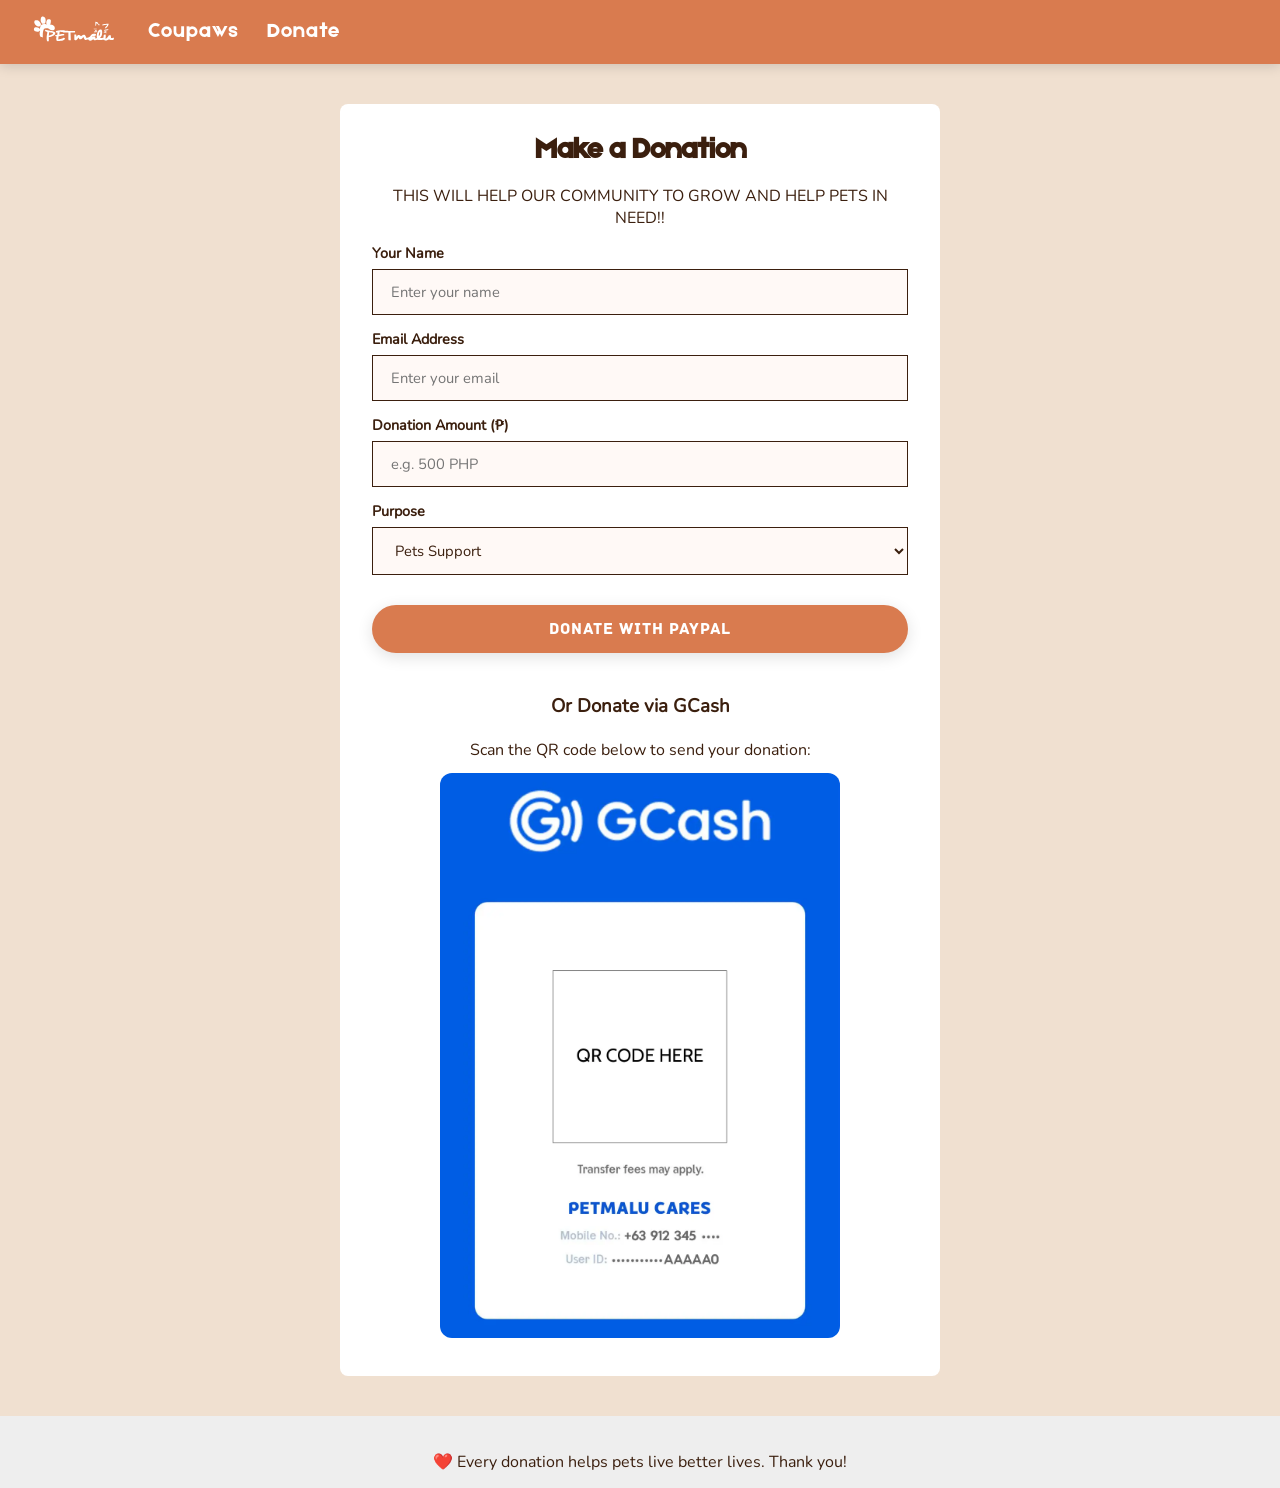
<file: WebDonate/donate.html>
<!DOCTYPE html>
<html lang="en">

<head>
    <meta charset="UTF-8">
    <meta name="viewport" content="width=device-width, initial-scale=1.0">
    <title>Woo Donation!</title>
    <link rel="shortcut icon" href="../Assets/FaviconLogo.ico" type="image/x-icon">
    <link rel="stylesheet" href="donate_style.css">
    <script src="donate_script.js" defer></script>
</head>

<body>

    <nav class="profile-nav">
        <a href="../WebIndex/index.html" class="logo">
            <img src="../Assets/Home_HeaderLogoSMALL.svg" alt="PETmalu">
        </a>
        <ul class="nav-links">
            <li><a href="../WebCoupons/coupons.html">Coupaws</a></li>
            <li><a href="donate.html">Donate</a></li>
        </ul>
        <button class="hamburger" onclick="toggleMenu()">&#9776;</button>
    </nav>

    <section class="donation-section">
        <h2>Make a Donation</h2>
        <p>THIS WILL HELP OUR COMMUNITY TO GROW AND HELP PETS IN NEED!!</p>

        <form id="donationForm" action="https://www.paypal.com/donate" method="post" target="_blank">
            <input type="hidden" name="business" value="YOUR_PAYPAL_EMAIL@example.com">
            <input type="hidden" name="currency_code" value="PHP">
            <input type="hidden" name="item_name" value="PETmalu Donation">
            <input type="hidden" name="amount" value="">

            <label for="name">Your Name</label>
            <input type="text" id="name" placeholder="Enter your name" required>

            <label for="email">Email Address</label>
            <input type="email" id="email" placeholder="Enter your email" required>

            <label for="amountInput">Donation Amount (₱)</label>
            <input type="number" id="amountInput" min="50" placeholder="e.g. 500 PHP" required>

            <label for="purpose">Purpose</label>
            <select id="purpose">
                <option value="pets">Pets Support</option>
                <option value="community">Community Support</option>
                <option value="general">General Donation</option>
            </select>

            <button type="submit">Donate with PayPal</button>
        </form>

        <div class="thankyou" id="thankyouMessage">
            <h3>🎉 Thank You!</h3>
            <p>Your donation is being processed. You'll be redirected to PayPal in a moment.</p>
            <div class="paw">🐾</div>
        </div>

        <div class="qr">
            <h3>Or Donate via GCash</h3>
            <p>Scan the QR code below to send your donation:</p>
            <img src="../Assets/QRCode_GCASH.webp" alt="GCash QR Code"> <!-- GCASH PICTURE HERE SOON -->
        </div>
    </section>

    <footer>
        <p>❤️ Every donation helps pets live better lives. Thank you!</p>
    </footer>

</body>
</html>
</file>
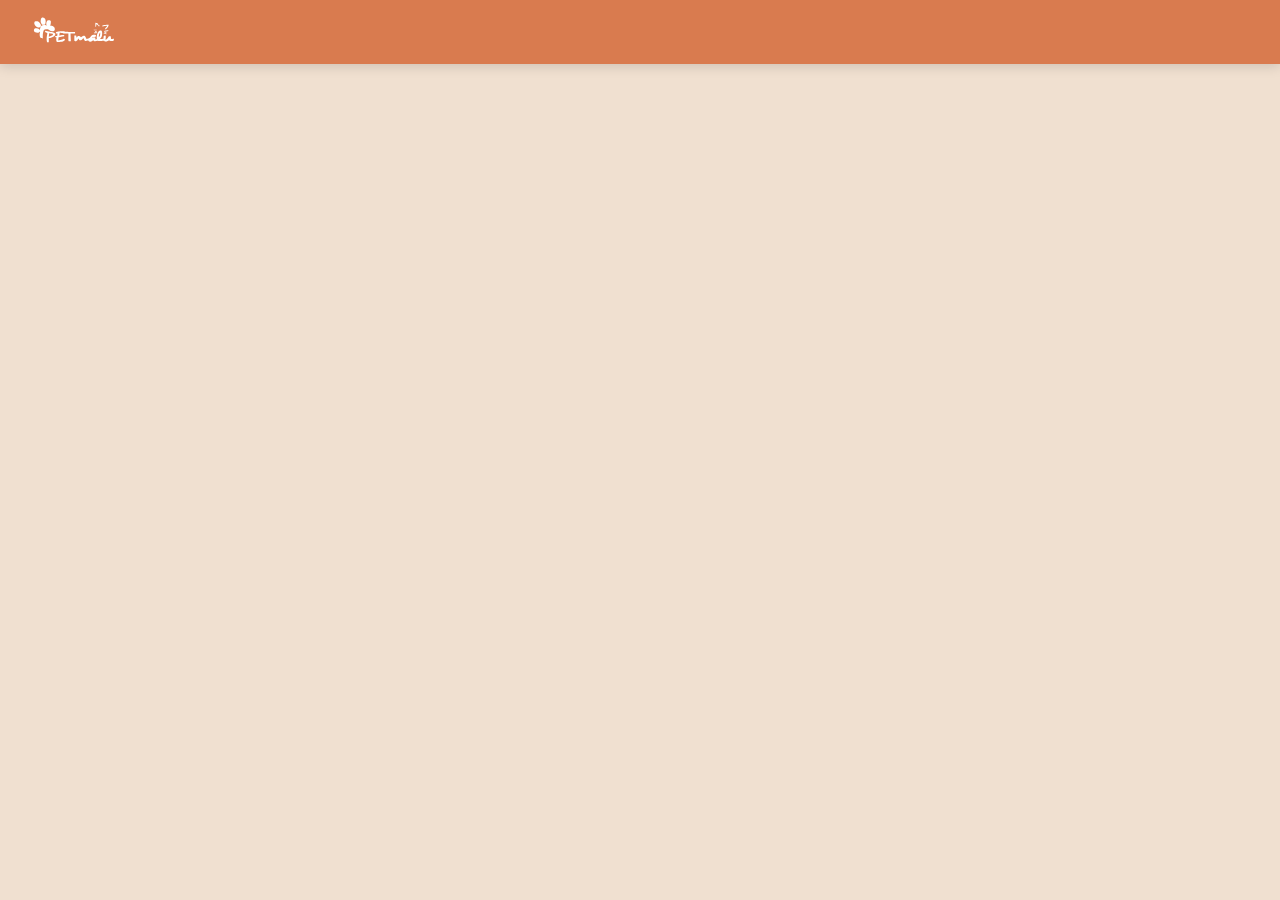
<file: WebEmpty/web.html>
<!DOCTYPE html>
<html lang="en">

<head>
    <meta charset="UTF-8">
    <meta name="viewport" content="width=device-width, initial-scale=1.0">
    <link rel="shortcut icon" href="../Assets/FaviconLogo.ico" type="image/x-icon">
    <title>Sino si Legends?</title>
    <link rel="stylesheet" href="web_style.css">
</head>

<body>

    <nav class="profile-nav">
        <a href="../WebIndex/index.html" class="logo">
            <img src="../Assets/Home_HeaderLogoSMALL.svg" alt="PETmalu">
        </a>
    </nav>
    
</body>

</html>
</file>
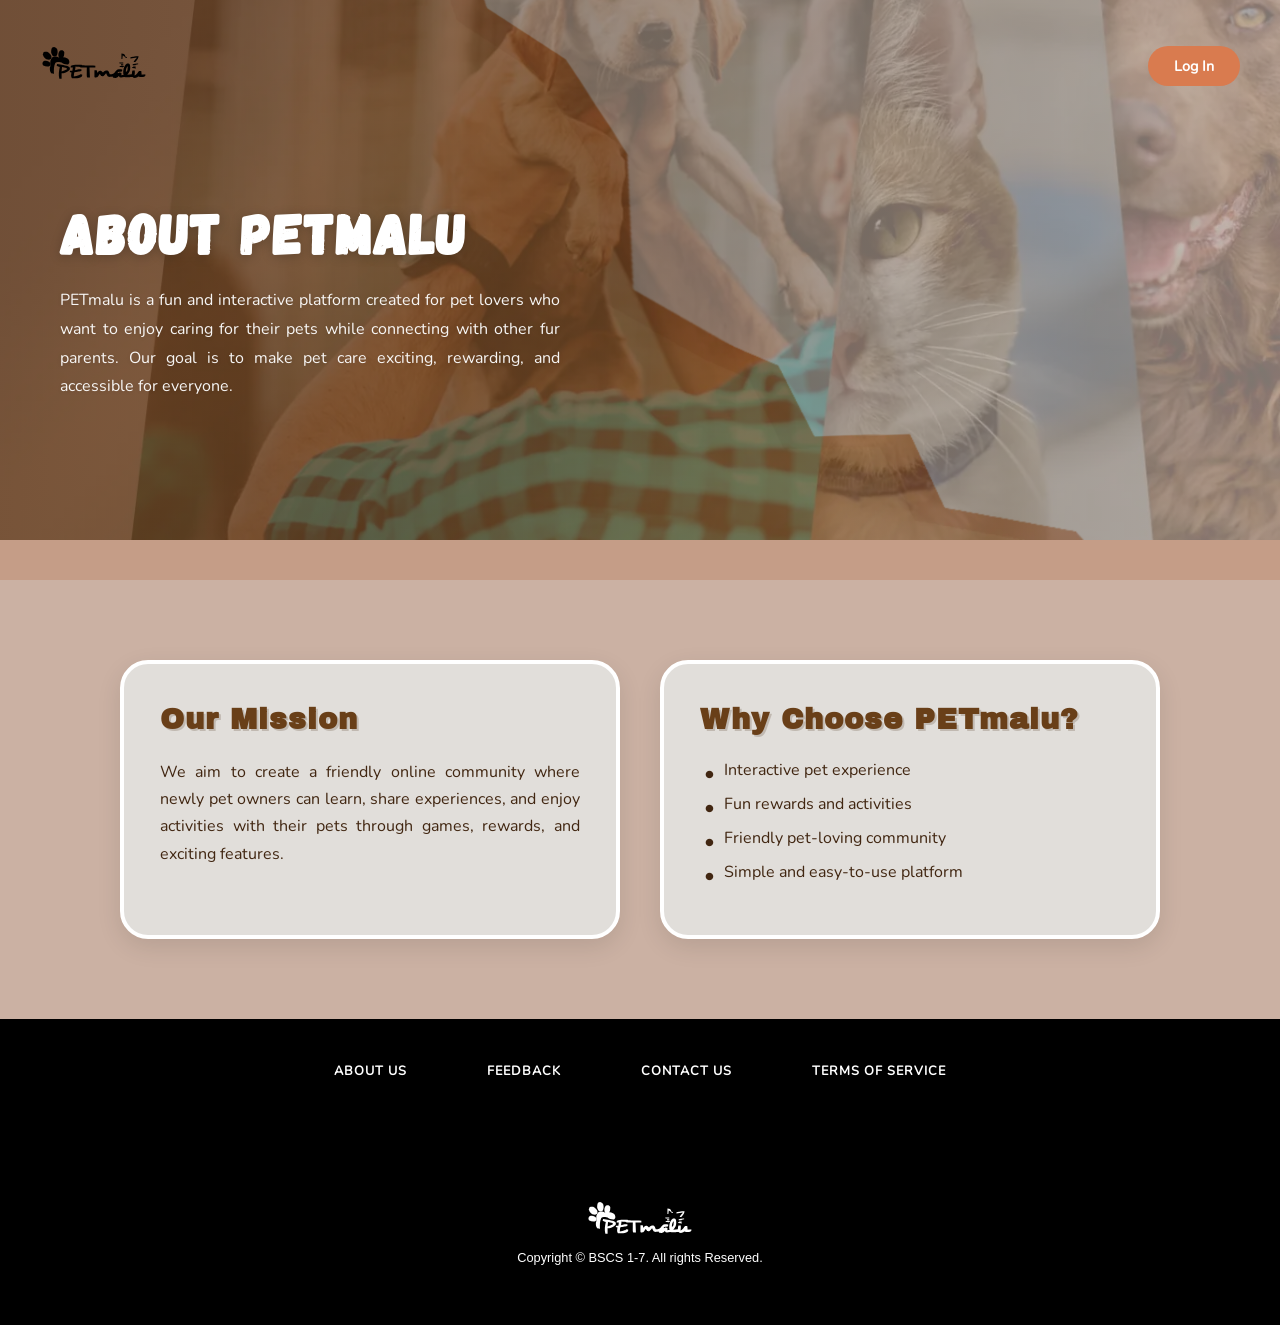
<file: WebIndex/aboutus.html>
<!DOCTYPE html>
<html lang="en">
<head>
    <meta charset="UTF-8">
    <meta name="viewport" content="width=device-width, initial-scale=1.0">
    <title>About Us | PETmalu</title>
    <link rel="shortcut icon" href="../Assets/FaviconLogo.ico" type="image/x-icon">
    <link rel="stylesheet" href="index_style.css">
    <link rel="stylesheet" href="pages_style.css">
    <script src="page_script.js" defer></script>
</head>
<body>

    <nav>
        <a href="index.html" class="logo">
            <img src="../Assets/Home_HeaderLogoSMALL.svg" alt="PETmalu">
        </a>
        <ul class="nav-links">
            <li><a href="#"></a></li> <!-- Kept because it keeps breaking -->
        </ul>
        <button class="btn-login">Log In</button>
        <button class="hamburger">☰</button>
    </nav>

    <section class="page-hero">
        <div class="hero-overlay"></div>
        <div class="page-content">
            <h1>ABOUT PETmalu</h1>
            <p>
                PETmalu is a fun and interactive platform created for pet lovers who want to enjoy caring for their pets while connecting with other fur parents. Our goal is to make pet care exciting, rewarding, and accessible for everyone.
            </p>
        </div>
    </section>

    <div class="separator"></div>

    <section class="info-section">
        <div class="info-container">
            <div class="info-card">
                <h2>Our Mission</h2>
                <p>
                    We aim to create a friendly online community where newly pet owners can learn, share experiences, and enjoy activities with their pets through games, rewards, and exciting features.
                </p>
            </div>

            <div class="info-card">
                <h2>Why Choose PETmalu?</h2>
                <ul>
                    <li>Interactive pet experience</li>
                    <li>Fun rewards and activities</li>
                    <li>Friendly pet-loving community</li>
                    <li>Simple and easy-to-use platform</li>
                </ul>
            </div>
        </div>
    </section>

    <footer>
        <div class="foot_nav">
            <ul class="foot_list">
                <li><a href="aboutus.html">About Us</a></li>
                <li><a href="feedback.html">Feedback</a></li>
                <li><a href="contact.html">Contact Us</a></li>
                <li><a href="../WebTOS/tos.html">Terms Of Service</a></li>
            </ul>
            <img src="../Assets/Home_HeaderLogoSMALL.svg" alt="PETmalu Logo" class="logo_foot">
            <p>Copyright &copy; BSCS 1-7. All rights Reserved.</p>
        </div>
    </footer>

</body>
</html>
</file>
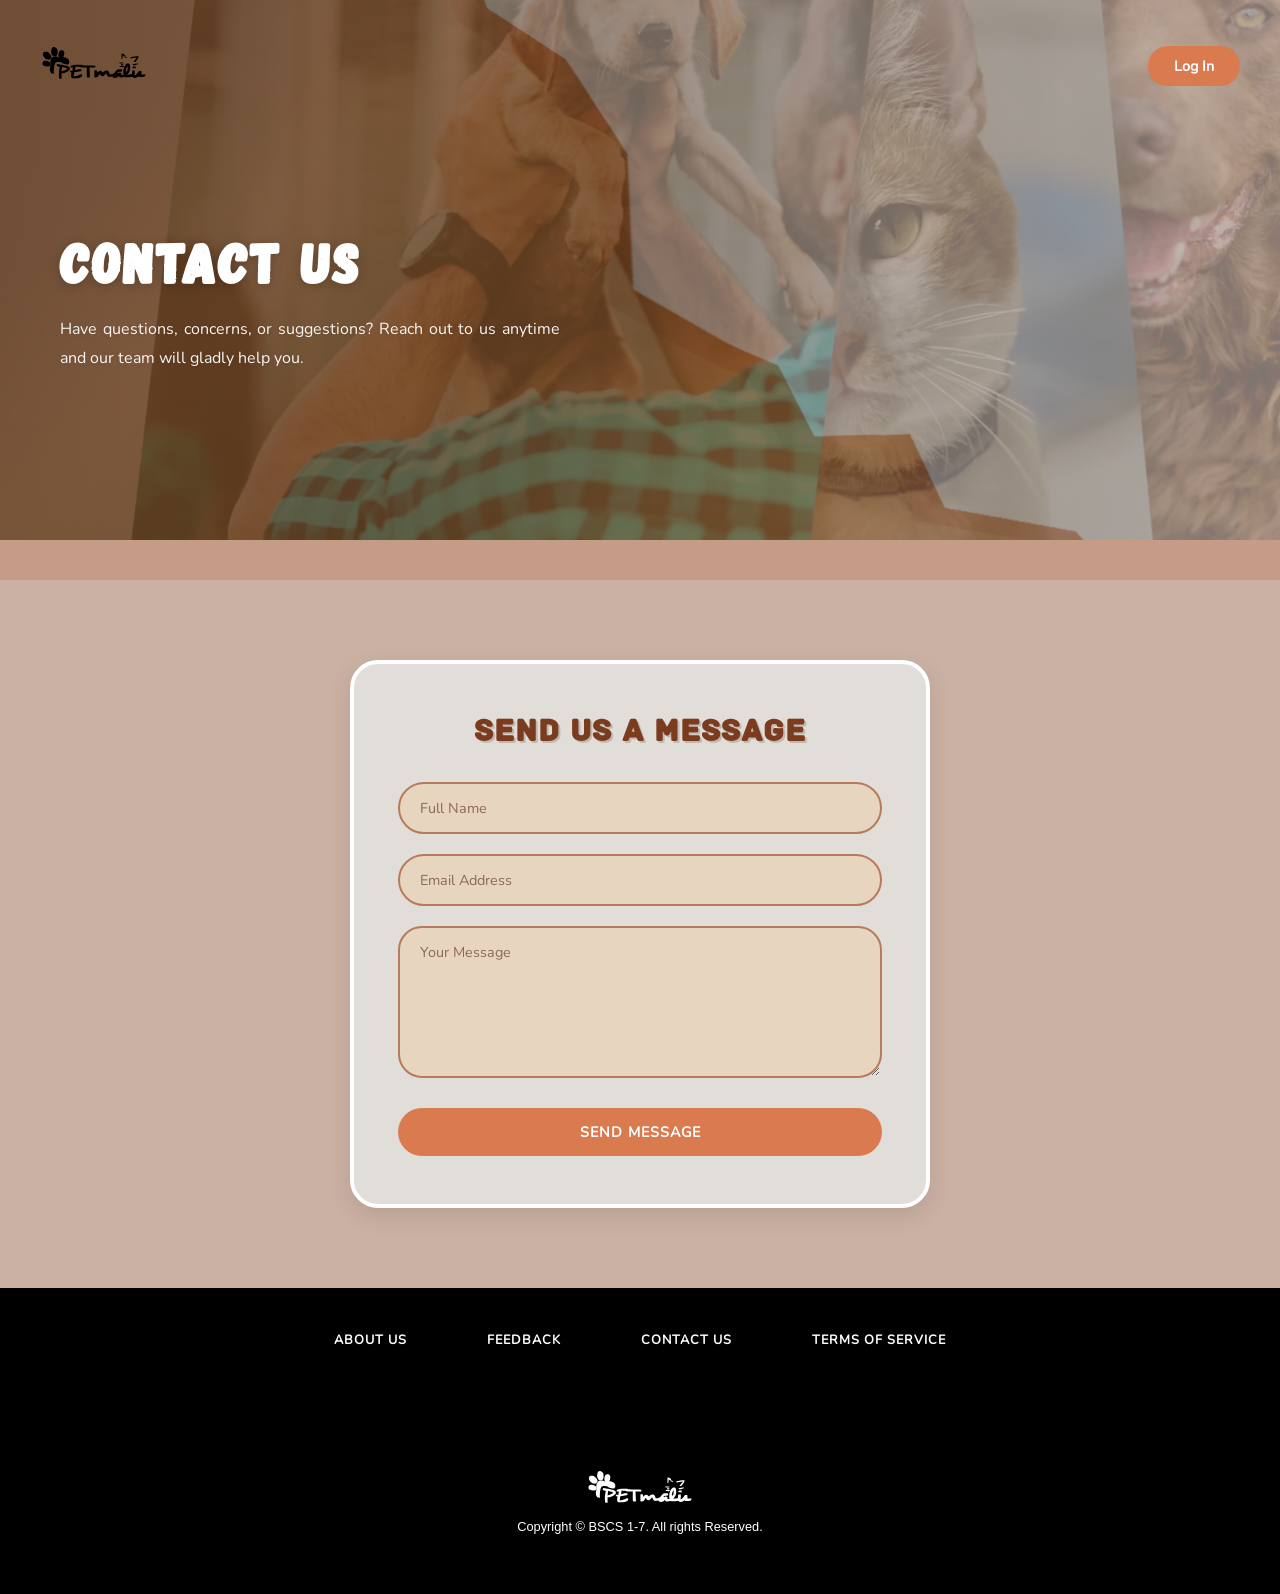
<file: WebIndex/contact.html>
<!DOCTYPE html>
<html lang="en">
<head>
    <meta charset="UTF-8">
    <meta name="viewport" content="width=device-width, initial-scale=1.0">
    <title>Contact Us | PETmalu</title>
    <link rel="shortcut icon" href="../Assets/FaviconLogo.ico" type="image/x-icon">
    <link rel="stylesheet" href="index_style.css">
    <link rel="stylesheet" href="pages_style.css">
    <script src="page_script.js" defer></script>
</head>
<body>

    <nav>
        <a href="index.html" class="logo">
            <img src="../Assets/Home_HeaderLogoSMALL.svg" alt="PETmalu">
        </a>
        <ul class="nav-links">
            <li><a href="#"></a></li>
        </ul>
        <button class="btn-login">Log In</button>
        <button class="hamburger">☰</button>
    </nav>

    <section class="page-hero">
        <div class="hero-overlay"></div>
        <div class="page-content">
            <h1>CONTACT US</h1>
            <p>
                Have questions, concerns, or suggestions? Reach out to us anytime and our team will gladly help you.
            </p>
        </div>
    </section>

    <div class="separator"></div>

    <section class="form-section">
        <div class="form-container">
            <div class="form-card">
                <h2>Send Us a Message</h2>
                <form>
                    <input type="text" placeholder="Full Name" required>
                    <input type="email" placeholder="Email Address" required>
                    <textarea rows="6" placeholder="Your Message"></textarea>
                    <button type="submit">SEND MESSAGE</button>
                </form>
            </div>
        </div>
    </section>

    <footer>
        <div class="foot_nav">
            <ul class="foot_list">
                <li><a href="aboutus.html">About Us</a></li>
                <li><a href="feedback.html">Feedback</a></li>
                <li><a href="contact.html">Contact Us</a></li>
                <li><a href="../WebTOS/tos.html">Terms Of Service</a></li>
            </ul>
            <img src="../Assets/Home_HeaderLogoSMALL.svg" alt="PETmalu Logo" class="logo_foot">
            <p>Copyright &copy; BSCS 1-7. All rights Reserved.</p>
        </div>
    </footer>

</body>
</html>
</file>
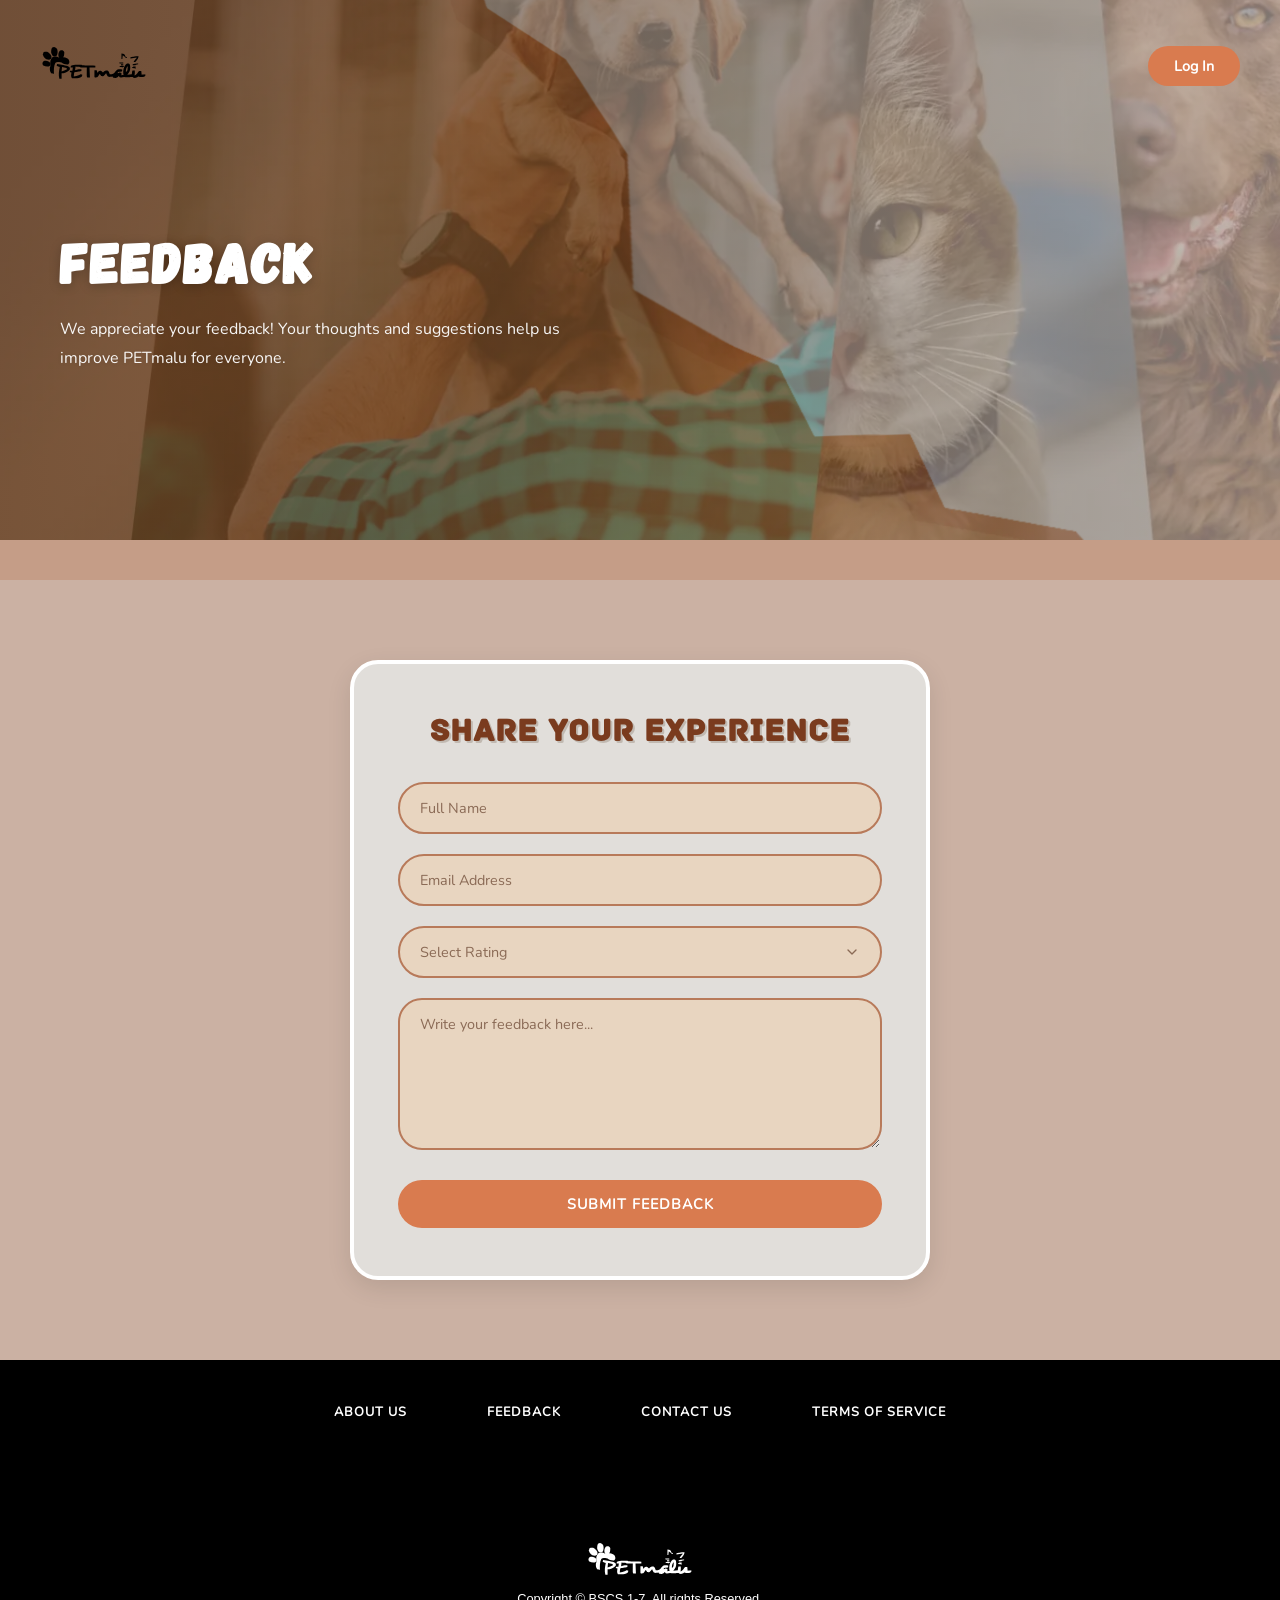
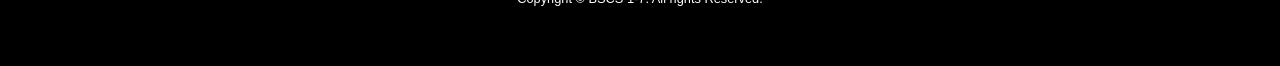
<file: WebIndex/feedback.html>
<!DOCTYPE html>
<html lang="en">
<head>
    <meta charset="UTF-8">
    <meta name="viewport" content="width=device-width, initial-scale=1.0">
    <title>Feedback | PETmalu</title>
    <link rel="shortcut icon" href="../Assets/FaviconLogo.ico" type="image/x-icon">
    <link rel="stylesheet" href="index_style.css">
    <link rel="stylesheet" href="pages_style.css">
    <script src="page_script.js" defer></script>
</head>
<body>

    <nav>
        <a href="index.html" class="logo">
            <img src="../Assets/Home_HeaderLogoSMALL.svg" alt="PETmalu">
        </a>
        <ul class="nav-links">
            <li><a href="#"></a></li>
        </ul>
        <button class="btn-login">Log In</button>
        <button class="hamburger">☰</button>
    </nav>

    <section class="page-hero">
        <div class="hero-overlay"></div>
        <div class="page-content">
            <h1>FEEDBACK</h1>
            <p>
                We appreciate your feedback! Your thoughts and suggestions help us improve PETmalu for everyone.
            </p>
        </div>
    </section>

    <div class="separator"></div>

    <section class="form-section">
        <div class="form-container">
            <div class="form-card">
                <h2>Share Your Experience</h2>
                <form>
                    <input type="text" placeholder="Full Name" required>
                    <input type="email" placeholder="Email Address" required>
                    <select required>
                        <option value="">Select Rating</option>
                        <option>AWESOME</option>
                        <option>GOOD</option>
                        <option>AVERAGE</option>
                        <option>POOR</option>
                        <option>VERY </option>
                    </select>
                    <textarea rows="6" placeholder="Write your feedback here..."></textarea>
                    <button type="submit">SUBMIT FEEDBACK</button>
                </form>
            </div>
        </div>
    </section>

    <footer>
        <div class="foot_nav">
            <ul class="foot_list">
                <li><a href="aboutus.html">About Us</a></li>
                <li><a href="feedback.html">Feedback</a></li>
                <li><a href="contact.html">Contact Us</a></li>
                <li><a href="../WebTOS/tos.html">Terms Of Service</a></li>
            </ul>
            <img src="../Assets/Home_HeaderLogoSMALL.svg" alt="PETmalu Logo" class="logo_foot">
            <p>Copyright &copy; BSCS 1-7. All rights Reserved.</p>
        </div>
    </footer>

</body>
</html>
</file>
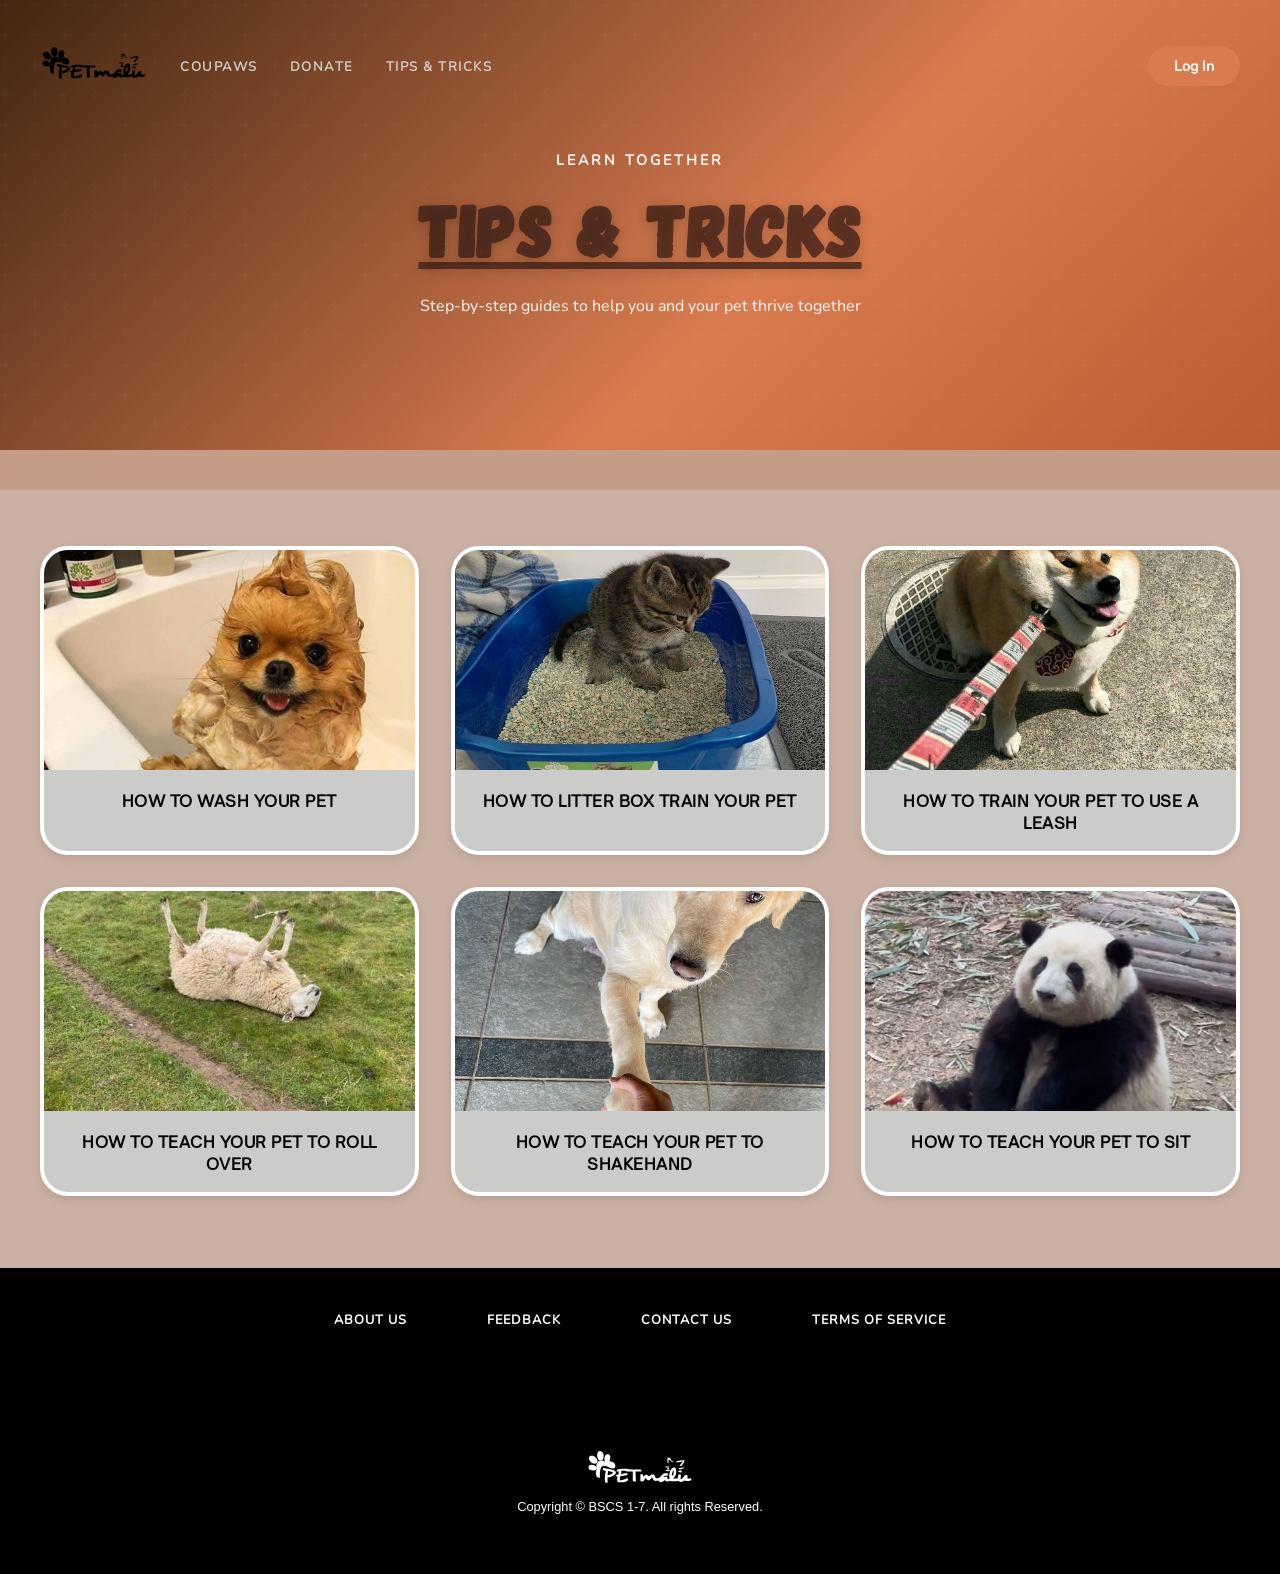
<file: WebIndex/tips.html>
<!DOCTYPE html>
<html lang="en">

<head>
    <meta charset="UTF-8">
    <meta name="viewport" content="width=device-width, initial-scale=1.0">
    <title>Tips & Tricks</title>
    <link rel="shortcut icon" href="../Assets/FaviconLogo.ico" type="image/x-icon">
    <link rel="stylesheet" href="tips_style.css">
    <script src="tips_script.js" defer></script>
</head>

<body>

    <!-- NAVBAR -->
    <nav>
        <a href="index.html" class="logo">
            <img src="../Assets/Home_HeaderLogoSMALL.svg" alt="PETmalu">
        </a>

        <ul class="nav-links" id="navLinks">
            <li><a href="../WebCoupons/coupons.html">Coupaws</a></li>
            <li><a href="../WebDonate/donate.html">Donate</a></li>
            <li><a href="tips.html">Tips & Tricks</a></li>
        </ul>
        <button class="btn-login" id="navAuthBtn">Log In</button>
        <button class="hamburger" onclick="toggleMenu()">&#9776;</button>
    </nav>

    <!-- HERO TITLE SECTION -->
    <section class="tips-hero">
        <div class="tips-hero-content">
            <span class="tips-eyebrow">Learn Together</span>
            <h1 class="tips-title">Tips & Tricks</h1>
            <p class="tips-subtitle">Step-by-step guides to help you and your pet thrive together</p>
        </div>
    </section>

    <!-- SEPARATOR -->
    <div class="separator"></div>

    <!-- CARDS GRID -->
    <section class="cards-section">
        <div class="cards-grid">

            <!-- Card 1: Wash -->
            <div class="tutorial-card" data-card-id="wash">
                <div class="card-img-wrap">
                    <img src="../Assets/wash.jpg" alt="How to wash your pet">
                    <div class="card-overlay">
                        <span class="card-tap-hint">Click to learn ▼</span>
                    </div>
                </div>
                <div class="card-body">
                    <h3 class="card-title">How to Wash Your Pet</h3>
                </div>
            </div>

            <!-- Card 2: Litter Box -->
            <div class="tutorial-card" data-card-id="litter">
                <div class="card-img-wrap">
                    <img src="../Assets/litter.jpg" alt="How to litter box train your pet">
                    <div class="card-overlay">
                        <span class="card-tap-hint">Click to learn ▼</span>
                    </div>
                </div>
                <div class="card-body">
                    <h3 class="card-title">How to Litter Box Train Your Pet</h3>
                </div>
            </div>

            <!-- Card 3: Leash -->
            <div class="tutorial-card" data-card-id="leash">
                <div class="card-img-wrap">
                    <img src="../Assets/leash.jpg" alt="How to train your pet to use a leash">
                    <div class="card-overlay">
                        <span class="card-tap-hint">Click to learn ▼</span>
                    </div>
                </div>
                <div class="card-body">
                    <h3 class="card-title">How to Train Your Pet to Use a Leash</h3>
                </div>
            </div>

            <!-- Card 4: Roll Over -->
            <div class="tutorial-card" data-card-id="rollover">
                <div class="card-img-wrap">
                    <img src="../Assets/roll.jpg" alt="How to teach your pet to roll over">
                    <div class="card-overlay">
                        <span class="card-tap-hint">Click to learn ▼</span>
                    </div>
                </div>
                <div class="card-body">
                    <h3 class="card-title">How to Teach Your Pet to Roll Over</h3>
                </div>
            </div>

            <!-- Card 5: Shake -->
            <div class="tutorial-card" data-card-id="shake">
                <div class="card-img-wrap">
                    <img src="../Assets/shake.jpg" alt="How to teach your pet to shake hands" >
                    <div class="card-overlay">
                        <span class="card-tap-hint">Click to learn ▼</span>
                    </div>
                </div>
                <div class="card-body">
                    <h3 class="card-title">How to Teach Your Pet to Shakehand</h3>
                </div>
            </div>

            <!-- Card 6: Sit -->
            <div class="tutorial-card" data-card-id="sit">
                <div class="card-img-wrap">
                    <img src="../Assets/sit.jpg" alt="How to teach your pet to sit">
                    <div class="card-overlay">
                        <span class="card-tap-hint">Click to learn ▼</span>
                    </div>
                </div>
                <div class="card-body">
                    <h3 class="card-title">How to Teach Your Pet to Sit</h3>
                </div>
            </div>

        </div>
    </section>

    <!-- MODAL POPUP -->
    <div class="modal-popup-overlay" id="modalPopupOverlay">
        <div class="modal-popup-container">
            <button class="modal-popup-close" id="modalCloseBtn">&times;</button>
            
            <div class="modal-popup-content" id="modalPopupContent">
                <!-- Dynamic content will be injected here -->
            </div>
        </div>
    </div>

    <!-- FOOTER - Fixed with proper closing tags -->
    <footer>
        <div class="foot_nav">
            <ul class="foot_list">
                <li><a href="aboutus.html">About Us</a></li>
                <li><a href="feedback.html">Feedback</a></li>
                <li><a href="contact.html">Contact Us</a></li>
                <li><a href="../WebTOS/tos.html">Terms Of Service</a></li>
            </ul>
            <img src="../Assets/Home_HeaderLogoSMALL.svg" alt="PETmalu Logo" class="logo_foot">
            <p>Copyright &copy; BSCS 1-7. All rights Reserved.</p>
        </div>
    </footer>

</body>

</html>
</file>
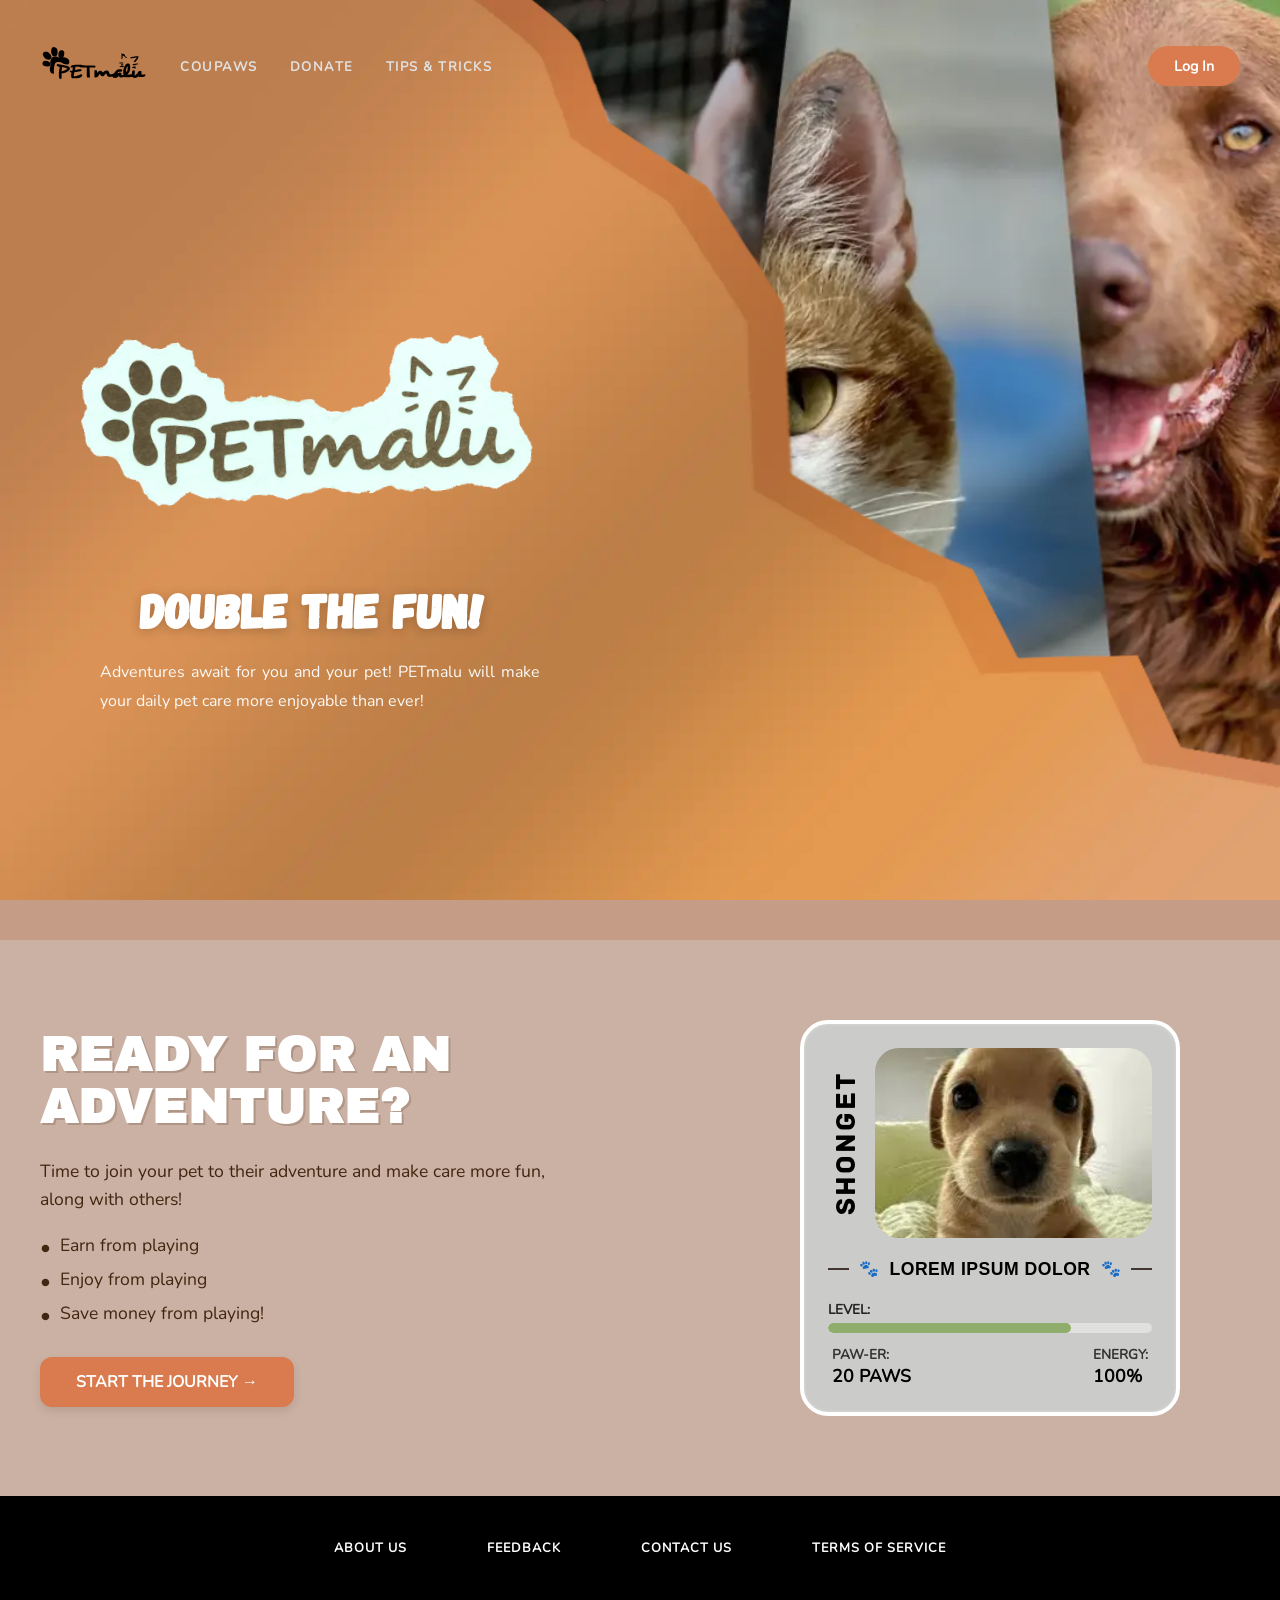
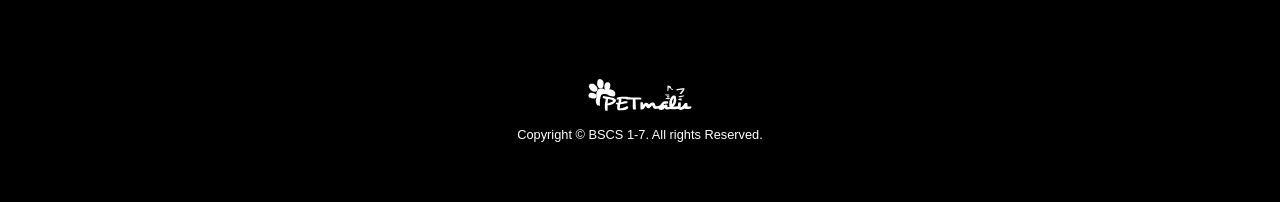
<file: WebSettings/setting.html>
<!DOCTYPE html>
<html lang="en">
<head>
    <meta charset="UTF-8">
    <meta name="viewport" content="width=device-width, initial-scale=1.0">
    <title>Profile</title>
    <link rel="shortcut icon" href="../Assets/FaviconLogo.ico" type="image/x-icon">
    <link rel="stylesheet" href="setting_style.css">
    <script src="setting_script.js" defer></script>
</head>
<body>

    <!-- TOP NAVBAR -->
    <nav class="profile-nav">
        <a href="../WebIndex/index.html" class="nav-logo">
            <img src="../Assets/Home_HeaderLogoSMALL.svg" alt="PETmalu">
        </a>
        <div class="nav-links">
            <a href="../WebAdventure/dailytask.html">GAME</a>
            <a href="../WebCoupons/coupons.html">COUPAWS</a>
            <button class="btn-logout" id="btnLogout">Log out</button>
        </div>
        <button class="hamburger" onclick="toggleMenu()">&#9776;</button>
    </nav>

    <div class="page-layout">

        <!-- LEFT SIDEBAR -->
        <aside class="sidebar">
            <button class="sidebar-btn active" data-section="profile">PROFILE</button>
            <button class="sidebar-btn" data-section="security">SECURITY</button>
            <button class="sidebar-btn" data-section="coupaws">COUPAWS</button>
        </aside>

        <!-- MAIN CONTENT -->
        <main class="main-content">

            <!-- ── PROFILE SECTION ── -->
            <section class="section-panel active" id="section-profile">
                <div class="panel-left">

                    <div class="form-block">
                        <h2 class="section-title">HOOMAN PROFILE:</h2>

                        <label class="field-label">Username:</label>
                        <div class="input-wrap">
                            <input type="text" id="profileUsername" placeholder="Enter username">
                        </div>

                        <label class="field-label">Email:</label>
                        <div class="input-wrap">
                            <input type="email" id="profileEmail" placeholder="Enter email" readonly>
                        </div>
                    </div>

                    <hr class="divider">

                    <div class="form-block">
                        <h2 class="section-title">PET PROFILE:</h2>

                        <div class="input-wrap">
                            <button class="btn-upload" id="btnUploadPet">Click here to add pet photo</button>
                            <input type="file" id="petPhotoInput" accept="image/*" style="display:none;">
                        </div>

                        <label class="field-label">Pet Name:</label>
                        <div class="input-wrap">
                            <input type="text" id="petName" placeholder="Enter pet name">
                        </div>

                        <label class="field-label">Custom Title:</label>
                        <div class="input-wrap">
                            <input type="text" id="petTitle" placeholder="Enter custom title">
                        </div>
                    </div>

                </div>

                <!-- PET CARD PREVIEW -->
                <div class="panel-right">
                    <h3 class="card-preview-title">YOUR PET CARD TEMPLATE:</h3>

                    <div class="pet-card-preview pet-card">

                        <div class="card-top-layout">
                            <div class="pet-name-vertical" id="previewPetName">PET NAME</div>
                            <div class="pet-image-container">
                                <div class="pet-image-placeholder" id="petImagePlaceholder">
                                    <span>PET PICTURE<br>HERE</span>
                                </div>
                                <img id="previewPetImg" src="" alt="Pet" style="display:none;">
                            </div>
                        </div>

                        <div class="card-title-divider">
                            <span>🐾</span>
                            <span class="card-label">TITLE</span>
                            <span>🐾</span>
                        </div>

                        <div class="card-pet-title" id="previewPetTitle">YOUR PET TITLE</div>

                        <div class="card-stats-layout">
                            <div class="level-container">
                                <label>LEVEL:</label>
                                <div class="xp-bar">
                                    <div class="xp-progress" style="width: 2%;"></div>
                                </div>
                            </div>
                            <div class="stat-row">
                                <div class="stat-box">
                                    <span class="stat-label">PAW-ER:</span>
                                    <strong class="stat-value">2 PAWS</strong>
                                </div>
                                <div class="stat-box">
                                    <span class="stat-label">ENERGY:</span>
                                    <strong class="stat-value">100%</strong>
                                </div>
                            </div>
                        </div>

                    </div>

                    <button class="btn-save" id="btnSave">SAVE CHANGES</button>
                </div>

            </section>

            <!-- ── SECURITY SECTION ── -->
            <section class="section-panel" id="section-security">
                <div class="panel-left">
                    <h2 class="section-title">SECURITY:</h2>

                    <label class="field-label">Current Password:</label>
                    <div class="input-wrap">
                        <input type="password" id="currentPass" placeholder="Enter current password">
                    </div>
                    <span class="form-error" id="currentPassError"></span>

                    <label class="field-label">New Password:</label>
                    <div class="input-wrap">
                        <input type="password" id="newPass" placeholder="Enter new password">
                    </div>
                    <span class="form-error" id="newPassError"></span>

                    <label class="field-label">Confirm New Password:</label>
                    <div class="input-wrap">
                        <input type="password" id="confirmNewPass" placeholder="Confirm new password">
                    </div>
                    <span class="form-error" id="confirmPassError"></span>

                    <span class="form-error" id="securityFormError"></span>
                    <button class="btn-save solo" id="btnChangePass">CHANGE PASSWORD</button>
                </div>
            </section>

            <!-- ── COUPAWS SECTION ── -->
            <section class="section-panel" id="section-coupaws">
                <div class="panel-left">
                    <h2 class="section-title">COUPAWS:</h2>
                    <p class="placeholder-text">Your Coupaws will appear here once you start playing!</p>
                </div>
            </section>

        </main>
    </div>

</body>
</html>
</file>
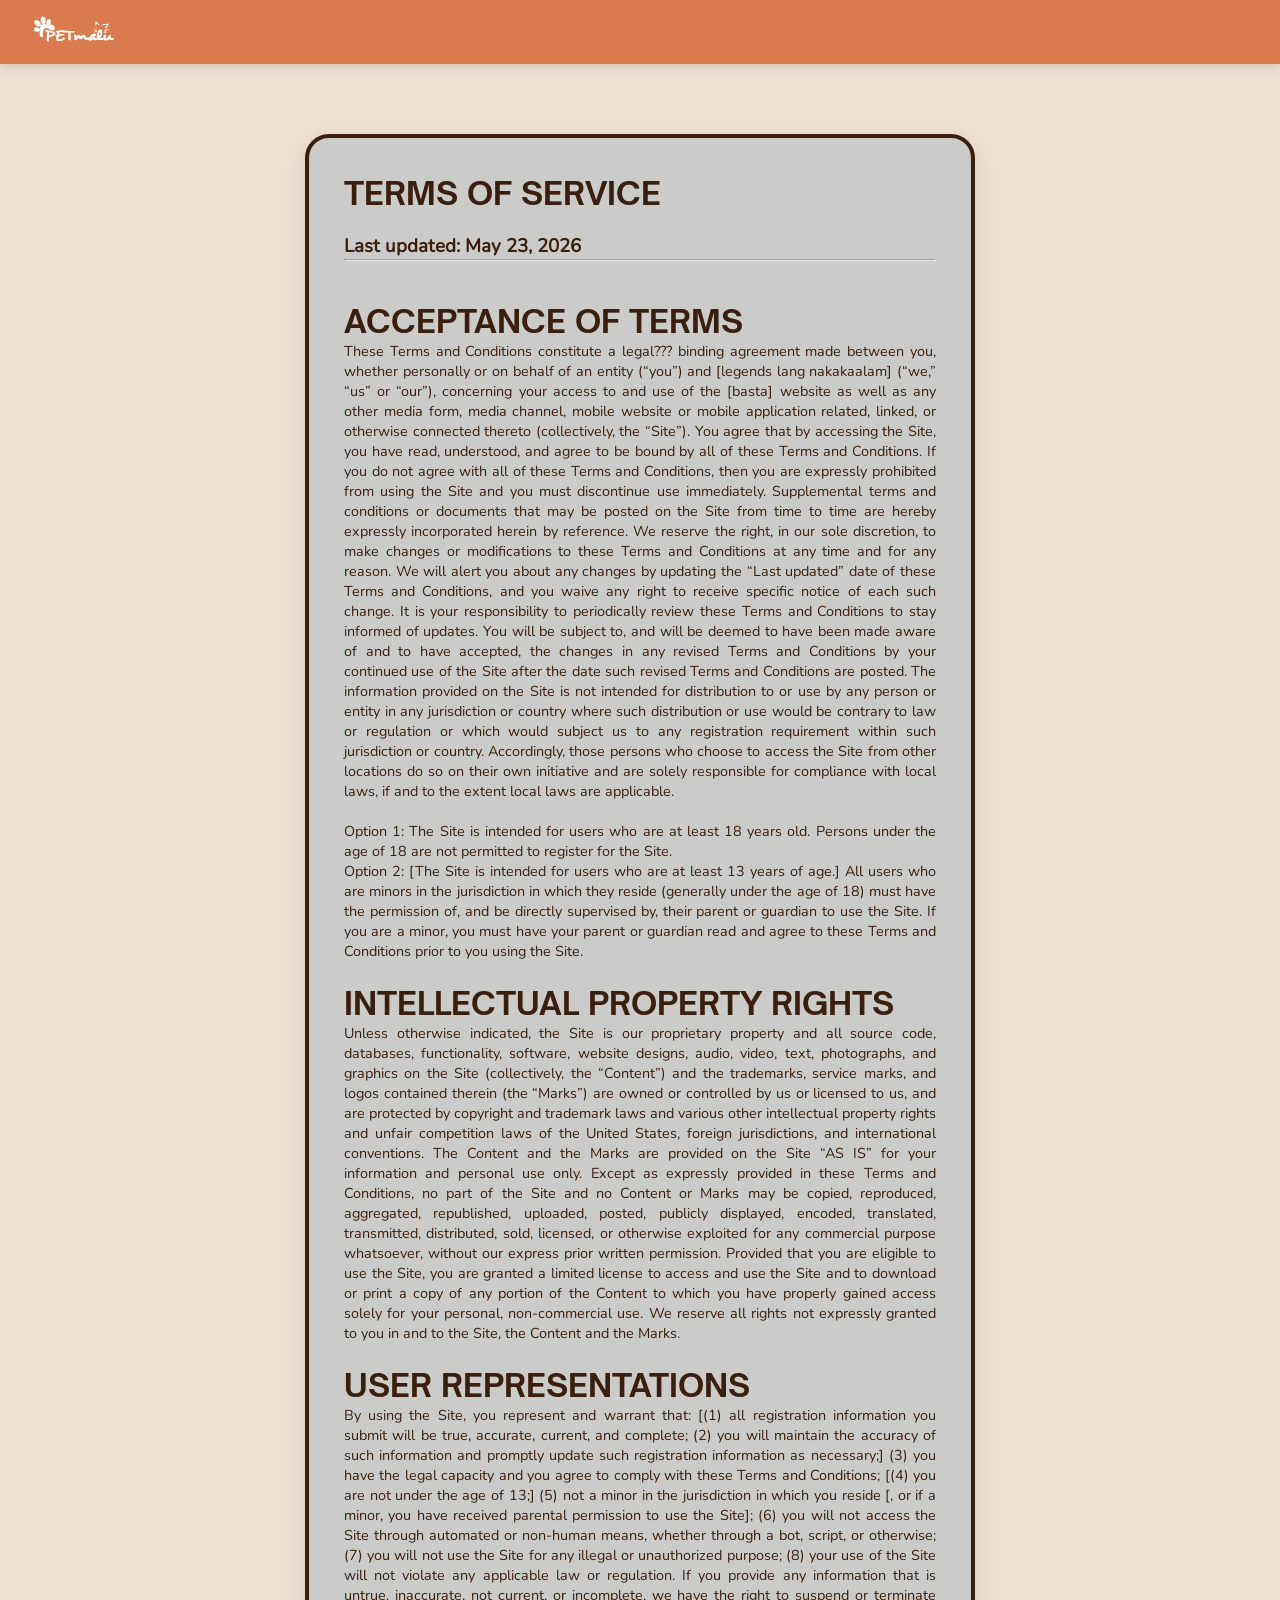
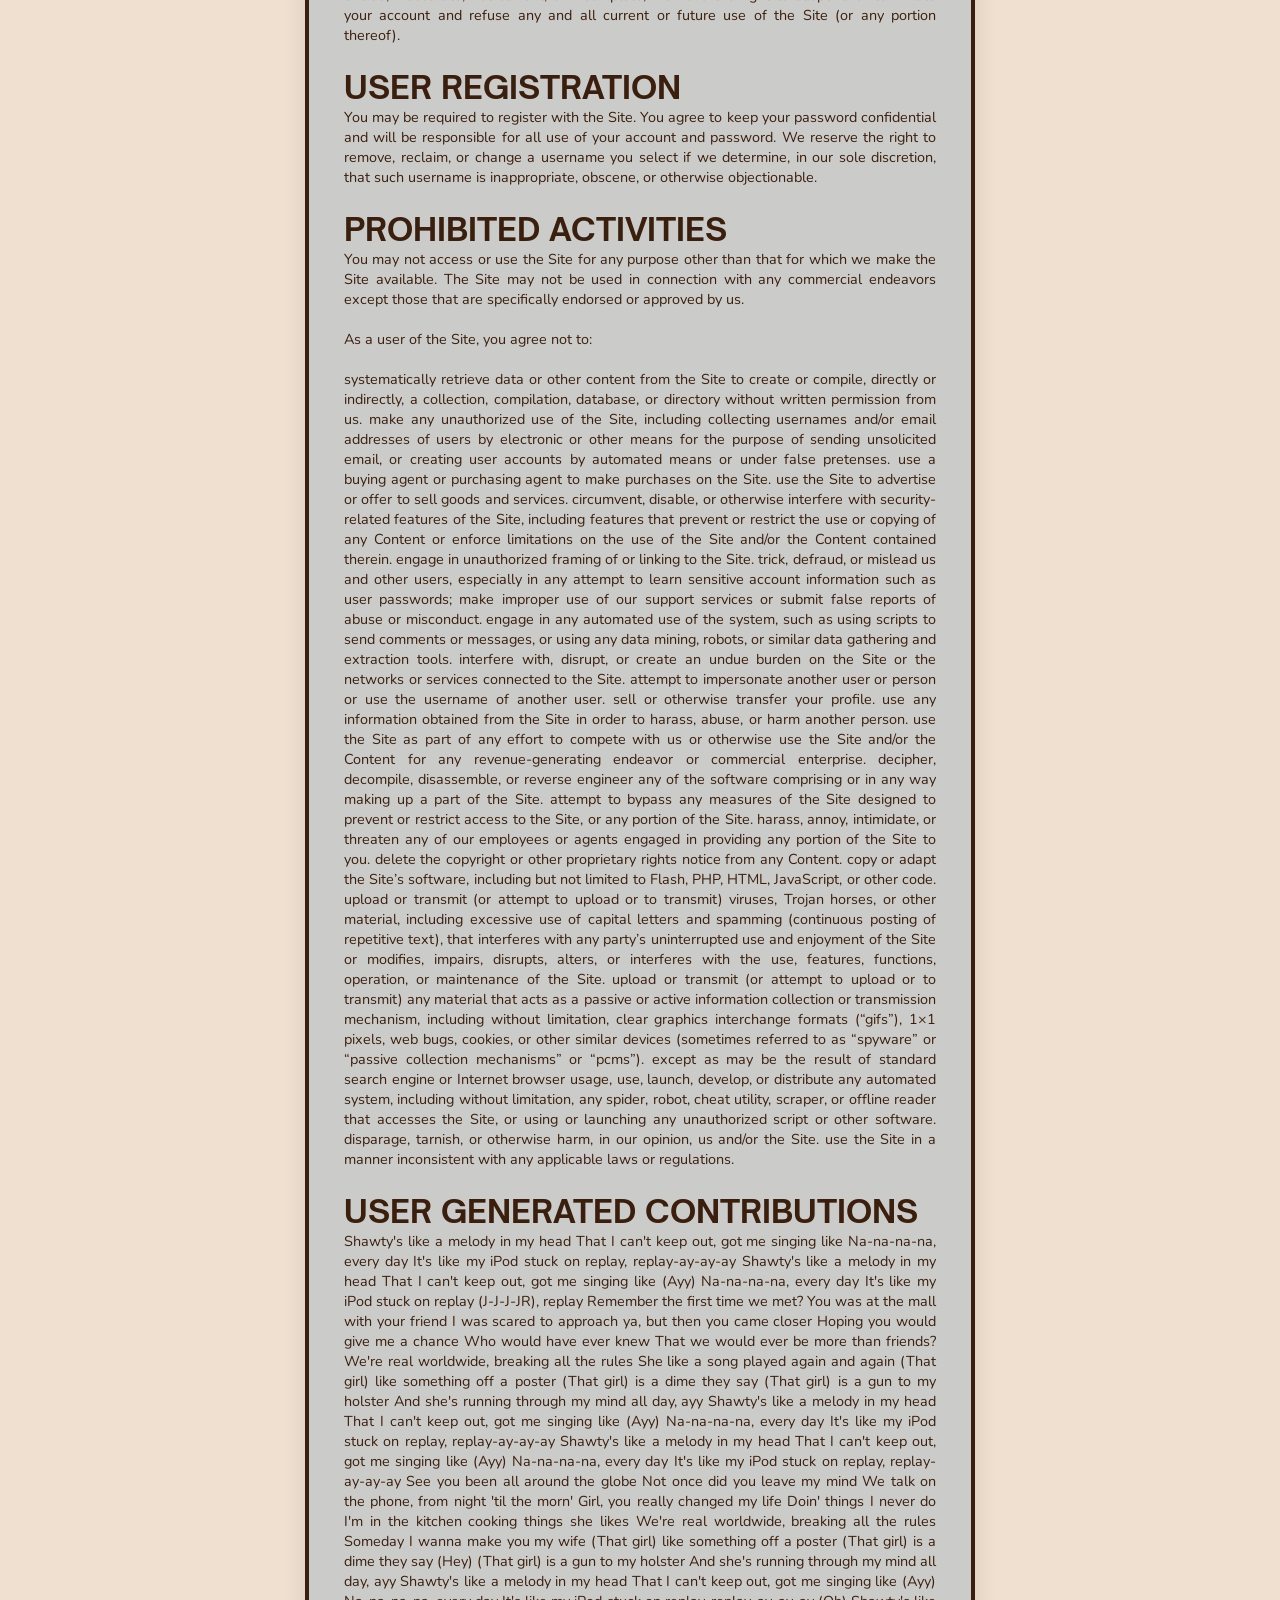
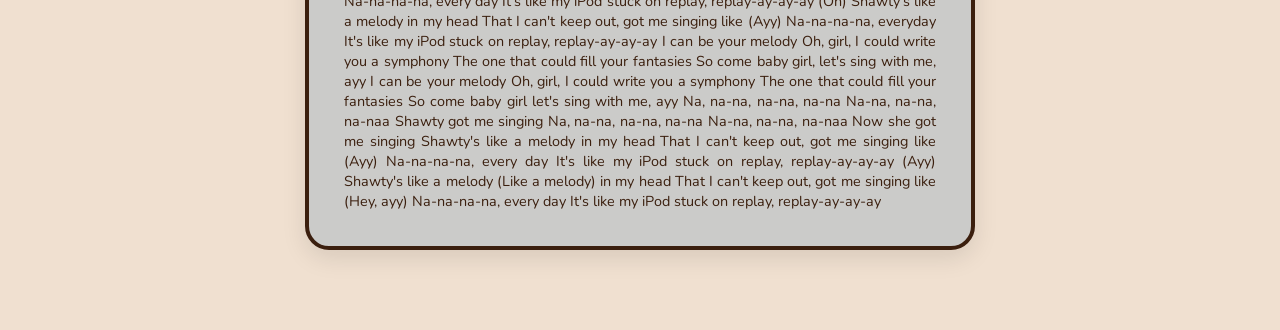
<file: WebTOS/tos.html>
<!DOCTYPE html>
<html lang="en">

<head>
    <meta charset="UTF-8">
    <meta name="viewport" content="width=device-width, initial-scale=1.0">
    <link rel="shortcut icon" href="../Assets/FaviconLogo.ico" type="image/x-icon">
    <title>Terms Of Service</title>
    <link rel="stylesheet" href="tos_style.css">
</head>

<body>

    <nav class="profile-nav">
        <a href="../WebIndex/index.html" class="logo">
            <img src="../Assets/Home_HeaderLogoSMALL.svg" alt="PETmalu">
        </a>
    </nav>

    <div class="tos_display">
        <h1>TERMS OF SERVICE</h1>
        <h3>Last updated: May 23, 2026</h3>

        <hr>

        <h1>ACCEPTANCE OF TERMS</h1>
        <p>These Terms and Conditions constitute a legal??? binding agreement made between you, whether personally or on
            behalf of an entity (“you”) and [legends lang nakakaalam] (“we,” “us” or “our”), concerning your access to and
            use of the [basta] website as well as any other media form, media channel, mobile website or
            mobile application related, linked, or otherwise connected thereto (collectively, the “Site”).

            You agree that by accessing the Site, you have read, understood, and agree to be bound by all of these Terms
            and Conditions. If you do not agree with all of these Terms and Conditions, then you are expressly
            prohibited from using the Site and you must discontinue use immediately.

            Supplemental terms and conditions or documents that may be posted on the Site from time to time are hereby
            expressly incorporated herein by reference. We reserve the right, in our sole discretion, to make changes or
            modifications to these Terms and Conditions at any time and for any reason.

            We will alert you about any changes by updating the “Last updated” date of these Terms and Conditions, and
            you waive any right to receive specific notice of each such change.

            It is your responsibility to periodically review these Terms and Conditions to stay informed of updates. You
            will be subject to, and will be deemed to have been made aware of and to have accepted, the changes in any
            revised Terms and Conditions by your continued use of the Site after the date such revised Terms and
            Conditions are posted.

            The information provided on the Site is not intended for distribution to or use by any person or entity in
            any jurisdiction or country where such distribution or use would be contrary to law or regulation or which
            would subject us to any registration requirement within such jurisdiction or country.

            Accordingly, those persons who choose to access the Site from other locations do so on their own initiative
            and are solely responsible for compliance with local laws, if and to the extent local laws are applicable.

            <br><br>
            Option 1: The Site is intended for users who are at least 18 years old. Persons under the age of 18 are not
            permitted to register for the Site.

            <br>
            Option 2: [The Site is intended for users who are at least 13 years of age.] All users who are minors in the
            jurisdiction in which they reside (generally under the age of 18) must have the permission of, and be
            directly supervised by, their parent or guardian to use the Site. If you are a minor, you must have your
            parent or guardian read and agree to these Terms and Conditions prior to you using the Site.
        </p>

        <br>

        <h1>INTELLECTUAL PROPERTY RIGHTS</h1>
        <p>Unless otherwise indicated, the Site is our proprietary property and all source code, databases,
            functionality, software, website designs, audio, video, text, photographs, and graphics on the Site
            (collectively, the “Content”) and the trademarks, service marks, and logos contained therein (the “Marks”)
            are owned or controlled by us or licensed to us, and are protected by copyright and trademark laws and
            various other intellectual property rights and unfair competition laws of the United States, foreign
            jurisdictions, and international conventions.

            The Content and the Marks are provided on the Site “AS IS” for your information and personal use only.
            Except as expressly provided in these Terms and Conditions, no part of the Site and no Content or Marks may
            be copied, reproduced, aggregated, republished, uploaded, posted, publicly displayed, encoded, translated,
            transmitted, distributed, sold, licensed, or otherwise exploited for any commercial purpose whatsoever,
            without our express prior written permission.

            Provided that you are eligible to use the Site, you are granted a limited license to access and use the Site
            and to download or print a copy of any portion of the Content to which you have properly gained access
            solely for your personal, non-commercial use. We reserve all rights not expressly granted to you in and to
            the Site, the Content and the Marks.</p>

        <br>

        <h1>USER REPRESENTATIONS</h1>
        <p>By using the Site, you represent and warrant that:

            [(1) all registration information you submit will be true, accurate, current, and complete; (2) you will
            maintain the accuracy of such information and promptly update such registration information as necessary;]

            (3) you have the legal capacity and you agree to comply with these Terms and Conditions;

            [(4) you are not under the age of 13;]

            (5) not a minor in the jurisdiction in which you reside [, or if a minor, you have received parental
            permission to use the Site];

            (6) you will not access the Site through automated or non-human means, whether through a bot, script, or
            otherwise;

            (7) you will not use the Site for any illegal or unauthorized purpose;

            (8) your use of the Site will not violate any applicable law or regulation.

            If you provide any information that is untrue, inaccurate, not current, or incomplete, we have the right to
            suspend or terminate your account and refuse any and all current or future use of the Site (or any portion
            thereof).</p>

        <br>

        <h1>USER REGISTRATION</h1>
        <p>You may be required to register with the Site. You agree to keep your password confidential and will be
            responsible for all use of your account and password. We reserve the right to remove, reclaim, or change a
            username you select if we determine, in our sole discretion, that such username is inappropriate, obscene,
            or otherwise objectionable.</p>

        <br>

        <h1>PROHIBITED ACTIVITIES</h1>
        <p>You may not access or use the Site for any purpose other than that for which we make the Site available. The
            Site may not be used in connection with any commercial endeavors except those that are specifically endorsed
            or approved by us.

            <br><br>
            As a user of the Site, you agree not to:

            <br><br>
            systematically retrieve data or other content from the Site to create or compile, directly or indirectly, a
            collection, compilation, database, or directory without written permission from us.
            make any unauthorized use of the Site, including collecting usernames and/or email addresses of users by
            electronic or other means for the purpose of sending unsolicited email, or creating user accounts by
            automated means or under false pretenses.
            use a buying agent or purchasing agent to make purchases on the Site.
            use the Site to advertise or offer to sell goods and services.
            circumvent, disable, or otherwise interfere with security-related features of the Site, including features
            that prevent or restrict the use or copying of any Content or enforce limitations on the use of the Site
            and/or the Content contained therein.
            engage in unauthorized framing of or linking to the Site.
            trick, defraud, or mislead us and other users, especially in any attempt to learn sensitive account
            information such as user passwords;
            make improper use of our support services or submit false reports of abuse or misconduct.
            engage in any automated use of the system, such as using scripts to send comments or messages, or using any
            data mining, robots, or similar data gathering and extraction tools.
            interfere with, disrupt, or create an undue burden on the Site or the networks or services connected to the
            Site.
            attempt to impersonate another user or person or use the username of another user.
            sell or otherwise transfer your profile.
            use any information obtained from the Site in order to harass, abuse, or harm another person.
            use the Site as part of any effort to compete with us or otherwise use the Site and/or the Content for any
            revenue-generating endeavor or commercial enterprise.
            decipher, decompile, disassemble, or reverse engineer any of the software comprising or in any way making up
            a part of the Site.
            attempt to bypass any measures of the Site designed to prevent or restrict access to the Site, or any
            portion of the Site.
            harass, annoy, intimidate, or threaten any of our employees or agents engaged in providing any portion of
            the Site to you.
            delete the copyright or other proprietary rights notice from any Content.
            copy or adapt the Site’s software, including but not limited to Flash, PHP, HTML, JavaScript, or other code.
            upload or transmit (or attempt to upload or to transmit) viruses, Trojan horses, or other material,
            including excessive use of capital letters and spamming (continuous posting of repetitive text), that
            interferes with any party’s uninterrupted use and enjoyment of the Site or modifies, impairs, disrupts,
            alters, or interferes with the use, features, functions, operation, or maintenance of the Site.
            upload or transmit (or attempt to upload or to transmit) any material that acts as a passive or active
            information collection or transmission mechanism, including without limitation, clear graphics interchange
            formats (“gifs”), 1×1 pixels, web bugs, cookies, or other similar devices (sometimes referred to as
            “spyware” or “passive collection mechanisms” or “pcms”).
            except as may be the result of standard search engine or Internet browser usage, use, launch, develop, or
            distribute any automated system, including without limitation, any spider, robot, cheat utility, scraper, or
            offline reader that accesses the Site, or using or launching any unauthorized script or other software.
            disparage, tarnish, or otherwise harm, in our opinion, us and/or the Site.
            use the Site in a manner inconsistent with any applicable laws or regulations.
        </p>

        <br>

        <h1>USER GENERATED CONTRIBUTIONS</h1>
        <p>Shawty's like a melody in my head
            That I can't keep out, got me singing like
            Na-na-na-na, every day
            It's like my iPod stuck on replay, replay-ay-ay-ay
            Shawty's like a melody in my head
            That I can't keep out, got me singing like (Ayy)
            Na-na-na-na, every day
            It's like my iPod stuck on replay (J-J-J-JR), replay

            Remember the first time we met?
            You was at the mall with your friend
            I was scared to approach ya, but then you came closer
            Hoping you would give me a chance
            Who would have ever knew
            That we would ever be more than friends?
            We're real worldwide, breaking all the rules
            She like a song played again and again

            (That girl) like something off a poster
            (That girl) is a dime they say
            (That girl) is a gun to my holster
            And she's running through my mind all day, ayy

            Shawty's like a melody in my head
            That I can't keep out, got me singing like (Ayy)
            Na-na-na-na, every day
            It's like my iPod stuck on replay, replay-ay-ay-ay
            Shawty's like a melody in my head
            That I can't keep out, got me singing like (Ayy)
            Na-na-na-na, every day
            It's like my iPod stuck on replay, replay-ay-ay-ay

            See you been all around the globe
            Not once did you leave my mind
            We talk on the phone, from night 'til the morn'
            Girl, you really changed my life
            Doin' things I never do
            I'm in the kitchen cooking things she likes
            We're real worldwide, breaking all the rules
            Someday I wanna make you my wife

            (That girl) like something off a poster
            (That girl) is a dime they say (Hey)
            (That girl) is a gun to my holster
            And she's running through my mind all day, ayy

            Shawty's like a melody in my head
            That I can't keep out, got me singing like (Ayy)
            Na-na-na-na, every day
            It's like my iPod stuck on replay, replay-ay-ay-ay (Oh)
            Shawty's like a melody in my head
            That I can't keep out, got me singing like (Ayy)
            Na-na-na-na, everyday
            It's like my iPod stuck on replay, replay-ay-ay-ay

            I can be your melody
            Oh, girl, I could write you a symphony
            The one that could fill your fantasies
            So come baby girl, let's sing with me, ayy
            I can be your melody
            Oh, girl, I could write you a symphony
            The one that could fill your fantasies
            So come baby girl let's sing with me, ayy
            Na, na-na, na-na, na-na
            Na-na, na-na, na-naa
            Shawty got me singing
            Na, na-na, na-na, na-na
            Na-na, na-na, na-naa
            Now she got me singing

            Shawty's like a melody in my head
            That I can't keep out, got me singing like (Ayy)
            Na-na-na-na, every day
            It's like my iPod stuck on replay, replay-ay-ay-ay (Ayy)
            Shawty's like a melody (Like a melody) in my head
            That I can't keep out, got me singing like (Hey, ayy)
            Na-na-na-na, every day
            It's like my iPod stuck on replay, replay-ay-ay-ay</p>
    </div>

</body>

</html>
</file>
<file: WebIndex/index_style.css>
*, *::before, *::after {
    margin: 0;
    padding: 0;
    box-sizing: border-box;
}

/* === FONTS === */
@font-face {
    font-family: 'Nunito';
    src: url(../Fonts/Nunito/Nunito-VariableFont_wght.ttf) format('truetype');
    font-weight: 400;
    font-style: normal;
    font-display: swap;
}

@font-face {
    font-family: 'Nunito';
    src: url(../Fonts/Nunito/Nunito-Italic-VariableFont_wght.ttf) format('truetype');
    font-weight: 400;
    font-style: italic;
    font-display: swap;
}

@font-face {
    font-family: 'Gagalin';
    src: url(../Fonts/gagalin/Gagalin-Regular.otf) format('opentype');
    font-weight: 400;
    font-style: normal;
    font-display: swap;
}

@font-face {
    font-family: 'ArchivoBlack';
    src: url(../Fonts/Archivo_Black/ArchivoBlack-Regular.ttf) format('truetype');
    font-weight: 400;
    font-style: normal;
    font-display: swap;
}

@font-face {
    font-family: 'Archive';
    src: url(../Fonts/archive/Archive.otf) format('opentype');
    font-weight: 400;
    font-style: normal;
    font-display: swap;
}

@font-face {
    font-family: 'EtnaSerif';
    src: url(../Fonts/Etna_serif/etna-free-font.otf) format('opentype');
    font-weight: 400;
    font-style: normal;
    font-display: swap;
}

@font-face {
    font-family: 'WorkSans';
    src: url(../Fonts/Work_Sans/WorkSans-VariableFont_wght.ttf) format('truetype');
    font-weight: 400;
    font-style: normal;
    font-display: swap;
}

/* MAIN PAGE */
body {
    font-family: 'Nunito', sans-serif;
}

nav {
    position: fixed;
    top: 0; left: 0; right: 0;
    z-index: 100;
    display: flex;
    align-items: center;
    padding: 18px 40px;  
    gap: 32px;

    background: rgba(65, 38, 17, 0); 
    backdrop-filter: blur(0px);

    transition: background 0.3s ease, backdrop-filter 0.3s ease, padding 0.3s ease;
}

nav.scrolled {
    background: rgba(65, 38, 17, 0.65); 
    backdrop-filter: blur(12px);       
    padding: 12px 40px;                
    box-shadow: 0 4px 20px rgba(0, 0, 0, 0.15);
}

.logo img {
    height: 90px;
    width: auto;
}

.nav-links {
    display: flex;
    gap: 32px;
    list-style: none;
    padding: 0;
    margin: 0;
}

.nav-links a {
    color: rgb(226, 226, 226);
    text-decoration: none;
    font-size: 0.82rem;
    font-weight: 800;
    letter-spacing: 1.5px;
    text-transform: uppercase;
    transition: opacity 0.2s;
}

.nav-links + .btn-login {
    margin-left: auto;
}

.btn-login {
    background: #d97b4f;
    color: white;
    border: none;
    padding: 10px 26px;
    border-radius: 30px;
    font-family: 'Nunito', sans-serif;
    font-size: 0.9rem;
    font-weight: 700;
    cursor: pointer;
    transition: background 0.2s, transform 0.15s;
}
.btn-login:hover { background: #b85e32; transform: scale(1.04); }

.hamburger {
    display: none;
    background: transparent;
    border: none;
    color: rgb(255, 255, 255);
    font-size: 1.8rem;
    cursor: pointer;
}

/* ═══════════════════════════
   HERO
═══════════════════════════ */
.hero {
    position: relative;
    width: 100%;
    min-height: 100vh;
    display: flex;
    align-items: center;
    overflow: hidden;
}

.harrow {
    position: absolute;
    inset: 0;
    background-repeat: no-repeat;
}

.hero-left-bg {
    background-image: url('../Assets/Home_BG.webp');
    background-size: cover;
    background-position: left center;
    z-index: 2;
}

.hero-right-photo {
    background-image: url('../Assets/Home_Pets.webp');
    background-size: cover;
    background-position: right center;
    z-index: 1;
}

.hero-content {
    /* border: solid; <-- Debugging: know size*/
    position: relative;
    z-index: 10;
    padding: 120px 40px 60px 0;
    max-width: 700px;
}

/* removed padding so logo aligns with h1 and p */
.main-logo {
    margin-left: -30px;
    margin-bottom: 0;
}

.main-logo img {
    transform: rotate(-4deg);
    height: 380px;         
    width: auto;
}

.hero-content h1 {
    font-family: 'Gagalin', sans-serif;
    font-size: 3rem;
    color: white;
    text-transform: uppercase;
    margin-top: -50px;      /* gap between logo and h1 */
    padding-left: 140px;
    margin-bottom: 20px;
    text-shadow: 0 2px 12px rgba(0, 0, 0, 0.2);
}

.hero-content p {
    font-size: 1rem;
    line-height: 1.8;
    color: rgba(255, 255, 255, 0.95);
    max-width: 440px;
    margin-left: 100px;
    text-align: justify;
}

.separator {
    background-color: #c59d87;
    padding: 20px;
    width: 100%;
    display: flex;
    justify-content: center;
}

/* ═══════════════════════════
   ADVENTURE SECTION
═══════════════════════════ */
.adventure-section {
    background-color: #cbb1a3;
    padding: 80px 40px;
    width: 100%;
    display: flex;
    justify-content: center;
}

.adventure-container {
    max-width: 1200px;
    width: 100%;
    display: flex;
    align-items: center;
    justify-content: space-between;
    gap: 40px;
}

/* Left Content Styles */
.adventure-left {
    flex: 1;
    max-width: 550px;
}

.adventure-left h2 {
    font-family: 'ArchivoBlack', 'Gagalin', sans-serif;
    font-size: 3rem;
    color: #fff;
    text-shadow: 2px 2px 0px rgba(65, 38, 17, 0.2);
    margin-bottom: 24px;
    letter-spacing: 1px;
}

.adventure-subtext {
    font-size: 1.1rem;
    line-height: 1.6;
    color: #412611;
    margin-bottom: 20px;
}

.adventure-features {
    list-style-type: none; /* i need more bullets, biggers weapons sir*/
    margin-bottom: 32px;
}

.adventure-features li {
    font-size: 1.1rem;
    color: #412611;
    margin-bottom: 10px;
    position: relative;
    padding-left: 20px;
}

/* Custom Bullet Point*/
.adventure-features li::before {
    content: "•";
    position: absolute;
    left: 0;
    color: #412611;
    font-size: 1.3rem;
}

/* Start Journey Button */
.btn-journey {
    background: #d97b4f;
    color: white;
    border: none;
    padding: 14px 36px;
    border-radius: 12px;
    font-family: 'Nunito', sans-serif;
    font-size: 1rem;
    font-weight: 800;
    text-transform: uppercase;
    cursor: pointer;
    box-shadow: 0 4px 10px rgba(0, 0, 0, 0.1);
    transition: background 0.2s, transform 0.15s;
}

.btn-journey:hover {
    background: #b85e32;
    transform: translateY(-2px);
}

/* Right Content Column holding the placeholder card */
.adventure-right {
    flex: 1;
    display: flex;
    justify-content: center;
    max-width: 500px;
}

.pet-card {
    background: #e1deda; /* Light gray card backing */
    width: 100%;
    max-width: 380px;
    border-radius: 24px; 
    box-shadow: 0 8px 24px rgba(0, 0, 0, 0.1);
    border: 4px solid #fff; 
}

/* Card Container Setup */
.pet-card-slider {
    width: 100%;
    max-width: 380px;
    display: flex;
    justify-content: center;
}

/* The Main Card Box */
.pet-card {
    background-color: #cbcbc9; 
    width: 100%;
    max-width: 380px;
    border-radius: 28px;
    padding: 24px;
    box-shadow: inset 0 0 0 2px rgba(255,255,255,0.1);
    display: flex;
    flex-direction: column;
    gap: 16px;
    opacity: 1;
    transition: opacity 0.4s ease-in-out;
}

.pet-card.fade-out {
    opacity: 0;
}

/* Image + Vertical Name Row */
.card-top-layout {
    display: flex;
    align-items: center;
    gap: 12px;
    width: 100%;
}

/* Vertical Text */
.pet-name-vertical {
    font-family: 'Archive', 'Gagalin', Arial, sans-serif;
    font-size: 1.8rem;
    color: #000000;
    writing-mode: vertical-rl;  /* Rotates text alignment vertically */
    transform: rotate(180deg);    /* Keeps text orientation reading upwards */
    text-align: center;
    letter-spacing: 2px;
}

.pet-image-container {
    flex: 1;
    background: #738c31;
    border-radius: 24px;
    height: 190px;
    overflow: hidden;
}

.pet-image-container img {
    width: 100%;
    height: 100%;
    object-fit: cover;
}

/* Title Separator Line */
.card-title-divider {
    display: flex;
    align-items: center;
    justify-content: center;
    gap: 10px;
    width: 100%;
    margin: 4px 0;
}

.card-title-divider::before,
.card-title-divider::after {
    content: "";
    flex: 1;
    height: 2px;
    background-color: #433530; /* Dark alignment line color */
}

.pet-title {
    font-family: Arial, sans-serif;
    font-weight: bold;
    font-size: 1.1rem;
    color: #000;
    text-transform: uppercase;
    letter-spacing: 0.5px;
}

.paw-icon {
    color: #000;
    font-size: 1rem;
}

/* Progress and Stats Layout */
.level-container {
    display: flex;
    flex-direction: column;
    gap: 4px;
    margin-bottom: 12px;
}

.level-container label {
    font-size: 0.85rem;
    font-weight: bold;
    color: #222;
}

.xp-bar {
    background: rgba(255, 255, 255, 0.4);
    border-radius: 20px;
    height: 10px;
    width: 100%;
    overflow: hidden;
}

.xp-progress {
    background: #8fae6b; 
    height: 100%;
    border-radius: 20px;
}

/* Side-by-Side Stat Numbers */
.stat-row {
    display: flex;
    justify-content: space-between;
    width: 100%;
    padding: 0 4px;
}

.stat-box {
    display: flex;
    flex-direction: column;
}

.stat-label {
    font-size: 0.85rem;
    color: #333;
    font-weight: bold;
}

.stat-value {
    font-size: 1.1rem;
    color: #000;
    font-weight: 900;
}

/* FOOTER */
footer {
    background-color: black;
    padding: 60px 20px;
    width: 100%;
    display: flex;
    flex-direction: column;
    align-items: center;    
    justify-content: center; 
    gap: 30px;             
}

.foot_nav {
    margin-top: -20px;
    display: flex;
    flex-direction: column;
    align-items: center;
    width: 100%;
    gap: 32px; 
}

footer .foot_list {
    display: flex;
    flex-direction: row; 
    flex-wrap: wrap;       
    justify-content: center;
    list-style: none;      
    margin: 0;
    padding: 0;
}

.foot_list a {
    margin: 0 40px;
    font-family: 'Nunito', sans-serif;
    font-size: 0.8rem;
    font-weight: 600;
    color: #fff;
    text-decoration: none;
    text-transform: uppercase;
    letter-spacing: 1px;
    transition: color 0.3s ease;
}
.foot_list a:hover {
    color: #a5a5a5;
}

.logo_foot {
    height: 90px;
    width: auto;
    margin-top: 60px;
    filter: brightness(0) invert(1);
}

.foot_nav p {
    color: white;
    font-family: Arial, Helvetica, sans-serif;
    font-size: 0.8rem;
    margin-top: -45px;
}

/* ═══════════════════════════
   ADVENTURE RESPONSIVE MODIFIER
═══════════════════════════ */
@media (max-width: 768px) {
    .adventure-container {
        flex-direction: column; /* Stack on mobile */
        text-align: center;
        gap: 40px;
    }
    
    .adventure-features li {
        padding-left: 0;
    }
    .adventure-features li::before {
        display: none; /* center text on mobile */
    }
    
    .adventure-left h2 {
        font-size: 2.2rem;
    }
}

/* ═══════════════════════════
   AUTH MODAL SYSTEM
═══════════════════════════ */
.modal-overlay {
    display: none;
    position: fixed;
    inset: 0;
    background: rgba(0, 0, 0, 0.5);
    z-index: 999;
    justify-content: center;
    align-items: center;
}

.modal-overlay.active {
    display: flex;
}

.modal-card {
    background: #e8d5c0;
    border-radius: 24px;
    padding: 40px 36px 32px;
    width: 100%;
    max-width: 420px;
    position: relative;
}

.modal-overlay.active .modal-card {
    transform: scale(1);
}

.modal-close {
    position: absolute;
    top: 20px;
    right: 24px;
    background: none;
    border: none;
    font-size: 1.4rem;
    cursor: pointer;
    color: #3b2a1a;
}

.auth-title {
    font-family: 'EtnaSerif', sans-serif;
    font-size: 2.2rem;
    color: #1a1008;
    text-align: center;
    text-transform: uppercase;
    margin-bottom: 6px;
}

.auth-subtitle {
    text-align: center;
    font-size: 0.95rem;
    color: #3b2a1a;
    margin-bottom: 32px;
}

/* Form Styles */
.input-group {
    margin-bottom: 16px;
}

.input-group input {
    width: 100%;
    padding: 14px 20px;
    border-radius: 30px;
    border: 2px solid #b87a5a;
    background: #e8d5c0;
    font-family: 'Nunito', sans-serif;
    font-size: 0.9rem;
    color: #3b2a1a;
    outline: none;
    transition: border-color 0.2s;
}

.input-group input::placeholder {
    color: #8a6a55;
}

.input-group input:focus {
    border-color: #d97b4f;
}

.btn-auth-submit {
    width: 100%;
    padding: 14px;
    margin-top: 24px;
    background: #d4907a;
    color: #1a1008;
    border: 2px solid #b87a5a;
    border-radius: 30px;
    font-family: 'ArchivoBlack', sans-serif;
    font-size: 1rem;
    cursor: pointer;
    transition: background 0.2s;
}

.btn-auth-submit:hover {
    background: #c47a62;
    color: white;
}

.auth-switch-text {
    text-align: center;
    margin-top: 20px;
    padding-top: 20px;
    border-top: 2px dashed #b87a5a;
    font-size: 0.9rem;
    color: #3b2a1a;
}

.auth-switch-text a {
    color: #3b2a1a;
    font-weight: 800;
    text-decoration: none;
}

.auth-switch-text a:hover {
    color: #d97b4f;
}

/* View utility class switcher toggle toggling mechanisms */
.hidden {
    display: none;
}

/* CHECK BOX TOS */
.terms-row {
    display: flex;
    align-items: center;
    gap: 10px;
    margin-top: 8px;
    font-size: 0.88rem;
    color: #3b2a1a;
}

.terms-row a {
    font-weight: 800;
    color: #3b2a1a;
    text-decoration: none;
}

.terms-row a:hover { color: #d97b4f; }


/* ═══════════════════════════
   INLINE ERROR STYLES
═══════════════════════════ */

/* Red border on invalid input */
.input-group input.input-error {
    border-color: #c0392b;
    background: #fdf0ee;
}

/* Small red text below the input */
.error-msg {
    display: block;
    color: #c0392b;
    font-size: 0.78rem;
    margin-top: 5px;
    margin-left: 12px;
}

/* errors (wrong credentials, terms not checked) */
.form-error {
    display: block;
    font-size: 0.82rem;
    margin-top: 6px;
    margin-left: 4px;
    min-height: 1em;
}

/* ═══════════════════════════
   MOBILE VERSION (320px Safe)
═══════════════════════════ */
@media (max-width: 768px) {
    
    /* ── 1. NAVBAR & HAMBURGER ── */
    nav {
        padding: 12px 20px; /* Shrink padding to fit small phone screens */
        gap: 15px;
    }
    nav.scrolled {
        padding: 10px 20px;
    }
    .logo img {
        height: 50px; /* Shrink logo */
        filter: brightness(0) invert(1);
    }
    .btn-login {
        padding: 8px 16px;
        font-size: 0.8rem;
    }
    .hamburger {
        display: block; /* Reveals the hamburger button */
        margin-left: 10px;
    }
    
    /* Converts the standard nav links into a hidden dropdown menu */
    .nav-links {
        display: none; 
        position: absolute;
        top: 100%; /* Drops exactly below the navbar */
        left: 0;
        width: 100%;
        background: rgba(65, 38, 17, 0.98);
        backdrop-filter: blur(8px);
        flex-direction: column;
        padding: 20px 0;
        text-align: center;
        box-shadow: 0 4px 10px rgba(0,0,0,0.2);
    }
    .nav-links.open {
        display: flex; /* JS toggleMenu() */
    }

    /* ── 2. HERO SECTION ── */
    .hero-left-bg {
        display: none; /* Hides the left background as requested */
    }
    .hero-right-photo {
        width: 100%; /* Let the right photo take over */
        filter: brightness(0.6); /* Darken slightly so white text remains readable */
    }
    
    /* Re-center the hero content so it doesn't clip off the right edge of a 320px phone */
    .hero-content {
        padding: 120px 20px 40px; 
        text-align: center;
        display: flex;
        flex-direction: column;
        align-items: center;
    }
    .main-logo { margin-left: 0; }
    .main-logo img {
        height: auto;
        width: 100%;
        max-width: 260px;
    }
    .hero-content h1 {
        padding-left: 0;
        margin-top: 15px;
        font-size: 2.2rem;
        text-align: center;
    }
    .hero-content p {
        margin-left: 0;
        text-align: center;
        font-size: 0.95rem;
    }

    /* ── 3. ADVENTURE & FOOTER ── */
    .adventure-container {
        flex-direction: column; 
        text-align: center;
        gap: 40px;
    }
    .adventure-features li { padding-left: 0; }
    .adventure-features li::before { display: none; }
    
    .adventure-left h2 { font-size: 2rem; }
    
    .pet-card {
        padding: 20px; /* Slight padding reduction to fit 320px margins */
    }
    
    .foot_list a {
        font-size: 0.6rem;
        margin: 10px 15px; /* Allows the footer links to wrap safely */
    }
}
</file>
<file: WebAdventure/adventuregame_style.css>
*, *::before, *::after { margin: 0; padding: 0; box-sizing: border-box; }

/* === FONTS === */
@font-face {
    font-family: 'Nunito';
    src: url(../Fonts/Nunito/Nunito-VariableFont_wght.ttf) format('truetype');
    font-weight: 400;
    font-style: normal;
    font-display: swap;
}

@font-face {
    font-family: 'Nunito';
    src: url(../Fonts/Nunito/Nunito-Italic-VariableFont_wght.ttf) format('truetype');
    font-weight: 400;
    font-style: italic;
    font-display: swap;
}

@font-face {
    font-family: 'Gagalin';
    src: url(../Fonts/gagalin/Gagalin-Regular.otf) format('opentype');
    font-weight: 400;
    font-style: normal;
    font-display: swap;
}

@font-face {
    font-family: 'ArchivoBlack';
    src: url(../Fonts/Archivo_Black/ArchivoBlack-Regular.ttf) format('truetype');
    font-weight: 400;
    font-style: normal;
    font-display: swap;
}

@font-face {
    font-family: 'Archive';
    src: url(../Fonts/archive/Archive.otf) format('opentype');
    font-weight: 400;
    font-style: normal;
    font-display: swap;
}

@font-face {
    font-family: 'EtnaSerif';
    src: url(../Fonts/Etna_serif/etna-free-font.otf) format('opentype');
    font-weight: 400;
    font-style: normal;
    font-display: swap;
}

@font-face {
    font-family: 'OpenSauce';
    src: url(../Fonts/Open_sauce/Font_main/Fonts/OpenSauceTwo-Regular.ttf) format('truetype');
    font-weight: 400;
    font-style: normal;
    font-display: swap;
}

@font-face {
    font-family: 'OpenSauceB';
    src: url(../Fonts/Open_sauce/Font_main/Fonts/OpenSauceOne-Bold.ttf) format('truetype');
    font-weight: 400;
    font-style: normal;
    font-display: swap;
}

@font-face {
    font-family: 'Biski';
    src: url(../Fonts/biski/BiskiTrial-Regular.otf) format('opentype');
    font-weight: 400;
    font-style: normal;
    font-display: swap;
}

@font-face {
    font-family: 'DMSans';
    src: url(../Fonts/DM_Sans/DMSans-VariableFont_opsz\,wght.ttf) format('truetype');
    font-weight: 400;
    font-style: normal;
    font-display: swap;
}

@font-face {
    font-family: 'CopperGoth';
    src: url(../Fonts/CopperplateGothic/CopperplateCC/ttf/OPTICopperplate.otf) format('opentype');
    font-weight: 400;
    font-style: normal;
    font-display: swap;
}

@font-face {
    font-family: 'CopperGothL';
    src: url(../Fonts/CopperplateGothic/CopperplateCC/ttf/OPTICopperplate-Light.otf) format('opentype');
    font-weight: 400;
    font-style: normal;
    font-display: swap;
}

@font-face {
    font-family: 'WorkSans';
    src: url(../Fonts/Work_Sans/WorkSans-VariableFont_wght.ttf) format('truetype');
    font-weight: 400;
    font-style: normal;
    font-display: swap;
}

@font-face {
    font-family: 'LeagueSpartan';
    src: url(../Fonts/League_Spartan/league-spartan.bold.ttf) format('truetype');
    font-weight: 400;
    font-style: normal;
    font-display: swap;
}

:root {
    --orange:      #d97b4f;
    --orange-dark: #b85e32;
    --brown:       #7a3b1e;
    --beige:       #f0e0d0;
    --nav-h:       64px;
    --sidebar-w:   220px;
}

body {
    font-family: 'Nunito', sans-serif;
    background: #f5ede3;
    min-height: 100vh;
}

.hidden { display: none !important; }

/* ═══════════════════════
   NAVBAR
═══════════════════════ */
.game-nav {
    position: fixed;
    top: 0; left: 0; right: 0;
    height: var(--nav-h);
    background: var(--orange);
    display: flex;
    align-items: center;
    padding: 0 32px;
    gap: 32px;
    z-index: 100;
    box-shadow: 0 2px 12px rgba(0,0,0,0.15);
}
.nav-logo img { height: 70px; width: auto; filter: brightness(0) invert(1); }

.nav-links {
    display: flex;
    align-items: center; /* Anti-gravitea */
    gap: 28px;
    flex: 1;             /* Forces logout/login far right */
}

.nav-links a {
    color: rgba(255,255,255,0.75);
    text-decoration: none;
    font-family: 'EtnaSerif', sans-serif;
    font-size: 1.3rem; letter-spacing: 1px;
    transition: color 0.2s;
}
.nav-links a:hover { color: white; }
.nav-links a.active { color: white; }
.nav-right { margin-left: auto; display: flex; align-items: center; gap: 16px; }
.btn-profile {
    margin-left: auto; /* The holy auto saves us again. Thank you, PRAISE THE AUTO */
    color: white; text-decoration: none;
    font-family: 'EtnaSerif', sans-serif;
    font-size: 1.3rem; letter-spacing: 1px;
    transition: opacity 0.2s;
}
.btn-profile:hover { opacity: 0.75; }
.btn-logout {
    background: var(--orange-dark); color: white; border: none;
    padding: 10px 24px; border-radius: 30px;
    font-family: 'Nunito', sans-serif; font-size: 0.9rem; font-weight: 700;
    cursor: pointer; transition: background 0.2s, transform 0.15s;
}
.btn-logout:hover { background: var(--brown); transform: scale(1.04); }

/* ═══════════════════════
   LAYOUT
═══════════════════════ */
.page-layout {
    display: flex;
    margin-top: var(--nav-h);
    min-height: calc(100vh - var(--nav-h));
}

.sidebar {
    width: var(--sidebar-w);
    background: var(--brown);
    display: flex;
    flex-direction: column;
    padding: 40px 0;
    gap: 8px;
    flex-shrink: 0;
}
.sidebar-btn {
    background: none; border: none; color: white;
    font-family: 'OpenSauce', sans-serif;
    font-weight: 600; font-size: 1.1rem; letter-spacing: 1px;
    padding: 16px 32px; text-align: left;
    cursor: pointer; transition: background 0.2s;
    border-radius: 0 30px 30px 0;
    margin-right: 16px;
    text-decoration: none; 
    /*display: block;  <-- DESTROYED IT BRUH */
}
.sidebar-btn:hover { background: rgba(255,255,255,0.12); }
.sidebar-btn.active { background: #f0e0d0; color: var(--brown); }

.main-content { flex: 1; padding: 32px 48px; overflow-y: auto; }

/* ═══════════════════════
   TOP BAR
═══════════════════════ */
.top-bar {
    display: flex;
    align-items: center;
    justify-content: space-between;
    margin-bottom: 28px;
}

.bones-counter {
    display: flex;
    align-items: center;
    gap: 8px;
    background: var(--orange);
    color: white;
    font-family: 'ArchivoBlack', sans-serif;
    font-size: 1.3rem;
    padding: 10px 20px;
    border-radius: 30px;
    min-width: 90px;
}
.bone-icon { height: 30px; width: auto; }

.km-display { text-align: center; }
.km-value {
    font-family: 'LeagueSpartan', sans-serif;
    font-size: 2rem;
    color: #2a1a0a;
    letter-spacing: 1px;
}
.km-highscore {
    font-size: 0.85rem;
    color: #7a5a40;
}

.coins-counter {
    display: flex;
    align-items: center;
    gap: 8px;
    font-family: 'ArchivoBlack', sans-serif;
    font-size: 1.3rem;
    color: #2a1a0a;
}
.coin-icon { height: 60px; width: auto; }
.coin-icon-sm { height: 30px; width: auto; vertical-align: middle; }

/* ═══════════════════════
   GAME ARENA
═══════════════════════ */
.game-arena {
    display: flex;
    align-items: center;
    justify-content: space-between;
    gap: 24px;
    flex-wrap: wrap;
}

/* ═══════════════════════
   ARENA CARDS
═══════════════════════ */
.arena-card {
    background-color: #cbcbc9;
    width: 280px;
    border-radius: 28px;
    padding: 20px;
    box-shadow: 0 8px 24px rgba(0,0,0,0.12);
    display: flex;
    flex-direction: column;
    gap: 12px;
    position: relative;
}

.card-top-layout { display: flex; align-items: center; gap: 10px; }

.pet-name-vertical {
    font-family: 'Archive', sans-serif;
    font-size: 1.4rem; color: #000;
    writing-mode: vertical-rl;
    transform: rotate(180deg);
    letter-spacing: 2px;
}

.pet-image-container {
    flex: 1;
    background: #738c31;
    border-radius: 18px;
    height: 160px;
    overflow: hidden;
}
.enemy-img-container { background: #8c4b31; }

.pet-image-placeholder {
    width: 100%; height: 100%;
    display: flex; align-items: center;
    justify-content: center; text-align: center;
    font-family: 'Gagalin', sans-serif;
    font-size: 0.8rem; color: white;
}

#arenaPetImg { width: 100%; height: 100%; object-fit: cover; }

.card-title-divider {
    display: flex; align-items: center;
    justify-content: center; gap: 8px;
}
.card-title-divider::before,
.card-title-divider::after {
    content: ""; flex: 1; height: 2px; background: #433530;
}
.card-label {
    font-family: Arial, sans-serif; font-weight: bold;
    font-size: 0.7rem; color: var(--orange-dark); letter-spacing: 2px;
}
.paw-icon { font-size: 0.9rem; }

.card-pet-title {
    font-family: Arial, sans-serif; font-weight: bold;
    font-size: 0.9rem; color: #000;
    text-align: center; text-transform: uppercase;
    min-height: 1.2em;
}

.level-container { display: flex; flex-direction: column; gap: 4px; margin-bottom: 8px; }
.level-container label, .stat-label { font-size: 0.8rem; font-weight: bold; color: #222; }
.xp-bar {
    background: rgba(255,255,255,0.4);
    border-radius: 20px; height: 8px; overflow: hidden;
}
.xp-progress { background: #8fae6b; height: 100%; border-radius: 20px; transition: width 0.5s ease; }
.stat-row { display: flex; justify-content: space-between; padding: 0 2px; }
.stat-box { display: flex; flex-direction: column; }
.stat-value { font-size: 1rem; color: #000; font-weight: 900; }

/* Enemy stats */
.enemy-stats { display: flex; flex-direction: column; gap: 6px; }
.enemy-stat-row { display: flex; gap: 8px; align-items: center; }

/* Level badge on pet card */
.level-badge {
    position: absolute;
    bottom: -16px; left: 50%;
    transform: translateX(-50%);
    background: var(--orange);
    color: white;
    font-family: 'EtnaSerif', sans-serif;
    font-size: 1rem; letter-spacing: 1px;
    padding: 8px 20px;
    border-radius: 20px;
    white-space: nowrap;
    box-shadow: 0 4px 12px rgba(0,0,0,0.15);
}

/* ═══════════════════════
   START ZONE
═══════════════════════ */
.start-zone {
    flex: 1;
    display: flex;
    align-items: center;
    justify-content: center;
}

.btn-start-adventure {
    background: var(--orange);
    color: white;
    border: none;
    padding: 18px 36px;
    border-radius: 16px;
    font-family: 'Archive', sans-serif;
    font-size: 1.1rem;
    letter-spacing: 1px;
    text-align: center;
    cursor: pointer;
    transition: background 0.2s, transform 0.15s;
    box-shadow: 0 6px 20px rgba(0,0,0,0.15);
    line-height: 1.6;
}
.btn-start-adventure small { font-size: 1rem; font-family: 'Nunito', sans-serif; opacity: 0.9; }
.btn-start-adventure:hover { background: var(--orange-dark); transform: translateY(-2px); }

/* ═══════════════════════
   ATTACK ANIMATIONS
═══════════════════════ */
@keyframes shakeLeft {
    0%, 100% { transform: translateX(0); }
    25% { transform: translateX(-12px); }
    75% { transform: translateX(8px); }
}
@keyframes shakeRight {
    0%, 100% { transform: translateX(0); }
    25% { transform: translateX(12px); }
    75% { transform: translateX(-8px); }
}
@keyframes floatUp {
    0%   { opacity: 1; transform: translateY(0); }
    100% { opacity: 0; transform: translateY(-50px); }
}

/* FADE OUT (Panget kasi pag same enemy tapos di maglalaho) */
@keyframes fadeOut {
    0%   { opacity: 1; }
    100% { opacity: 0; }
}

@keyframes fadeIn {
    0%   { opacity: 0; }
    100% { opacity: 1; }
}

.enemy-fade-out { animation: fadeOut 0.5s ease forwards; }
.enemy-fade-in  { animation: fadeIn  0.5s ease forwards; }

.shake-left  { animation: shakeLeft  0.4s ease; }
.shake-right { animation: shakeRight 0.4s ease; }

.dmg-popup {
    position: fixed;
    font-family: 'ArchivoBlack', sans-serif;
    font-size: 1.3rem;
    color: #c0392b;
    pointer-events: none;
    animation: floatUp 1s ease forwards;
    z-index: 9999;
    text-shadow: 0 2px 4px rgba(0,0,0,0.2);
}

/* ═══════════════════════
   TUTORIAL MODAL
═══════════════════════ */
.modal-overlay {
    display: none;
    position: fixed; inset: 0;
    background: rgba(0,0,0,0.55);
    z-index: 500;
    justify-content: center;
    align-items: center;
}
.modal-overlay.active { display: flex; }

.tutorial-card {
    background: #f5e6d6;
    border-radius: 24px;
    padding: 40px 36px 32px;
    max-width: 460px;
    width: 90%;
    text-align: center;
    box-shadow: 0 12px 40px rgba(0,0,0,0.2);
}

.tutorial-text {
    font-family: 'ArchivoBlack', sans-serif;
    font-size: 1.1rem;
    color: #2a1a0a;
    text-transform: uppercase;
    line-height: 1.6;
    margin-bottom: 28px;
}

.btn-tutorial-next {
    background: var(--brown);
    color: white;
    border: none;
    padding: 12px 36px;
    border-radius: 30px;
    font-family: 'Nunito', sans-serif;
    font-size: 1rem; font-weight: 700;
    cursor: pointer;
    transition: background 0.2s;
}
.btn-tutorial-next:hover { background: var(--orange-dark); }

/* ═══════════════════════
   LOSE MODAL
═══════════════════════ */
.lose-card {
    background: #f5e6d6;
    border-radius: 15px;
    padding: 40px 36px;
    max-width: 420px;
    width: 90%;
    text-align: center;
    box-shadow: 0 12px 40px rgba(0,0,0,0.2);
    display: flex;
    flex-direction: column;
    gap: 20px;
}

.lose-title {
    font-family: 'EtnaSans', sans-serif;
    font-weight: 800;
    font-size: 2.5rem;
    color: var(--orange-dark);
}

.lose-sub { font-size: 0.9rem; color: #7a5a40; }

.lose-km {
    font-family: 'LeagueSpartan', sans-serif;
    font-size: 2rem;
    color: #2a1a0a;
}

.lose-highscore { font-size: 0.85rem; color: #7a5a40; margin-bottom: 8px; }

.btn-try-again {
    background: var(--orange);
    color: white; border: none;
    padding: 14px; border-radius: 30px;
    font-family: 'ArchivoBlack', sans-serif;
    font-size: 0.95rem; cursor: pointer;
    transition: background 0.2s;
}
.btn-try-again:hover { background: var(--orange-dark); }

.btn-quit {
    background: var(--orange-dark);
    color: white; border: none;
    padding: 14px; border-radius: 30px;
    font-family: 'ArchivoBlack', sans-serif;
    font-size: 0.95rem; cursor: pointer;
    transition: background 0.2s;
}
.btn-quit:hover { background: var(--brown); }

/* Hide hamburger on desktop */
.hamburger { display: none; }

/* ══════════════════════════════════════════════════
   MOBILE VIEW (ENABLES TOP TAB BAR FOR EASY THINGIE)
══════════════════════════════════════════════════════ */
@media (max-width: 768px) {
    /* Navbar & Hamburger */
    .game-nav { padding: 0 16px; justify-content: space-between; }
    .nav-logo img { height: 45px; }
    .hamburger { display: block; background: none; border: none; color: white; font-size: 1.8rem; cursor: pointer; }
    
    .nav-links {
        display: none; position: absolute; top: var(--nav-h); left: 0; width: 100%;
        background: rgba(217, 123, 79, 0.98); backdrop-filter: blur(8px);
        flex-direction: column; align-items: center; padding: 24px 0; gap: 20px; z-index: 100;
    }
    .btn-profile { margin-left: 0; } /* Reset push */
    .nav-links.open { display: flex; }

    /* Scrollable Top Tab Bar */
    .page-layout { flex-direction: column; }
    .sidebar {
        width: 100%; padding: 0; flex-direction: row; overflow-x: auto;
        white-space: nowrap; scrollbar-width: none;
    }
    .sidebar::-webkit-scrollbar { display: none; }
    .sidebar-btn { border-radius: 0; padding: 16px 24px; border-bottom: 3px solid transparent; }
    .sidebar-btn.active { border-bottom: 3px solid var(--beige); }

    /* Combat Arena Fixes */
    .main-content { padding: 15px; }
    
    /* Stacks the Pet and Enemy on top */
    .game-arena {
        flex-direction: column;
        padding: 20px 15px;
        gap: 15px;
    }
    .pet-combat-side, .enemy-card {
        width: 100%;
        max-width: 100%;
    }
    
    /* Adjusts the VS badge to overlap vertically instead of horizontally */
    .vs-badge {
        margin: -15px auto; 
        position: relative;
        z-index: 2;
        transform: rotate(10deg); /* Keep a slight tilt for style */
    }

    /* Modal Fixes */
    .lose-card, .tutorial-card { padding: 25px 20px; width: 95%; }
    .lose-title { font-size: 2.2rem; }
}
</file>
<file: WebAdventure/dailytask_style.css>
*, *::before, *::after { margin: 0; padding: 0; box-sizing: border-box; }

/* === FONTS === */
@font-face {
    font-family: 'Nunito';
    src: url(../Fonts/Nunito/Nunito-VariableFont_wght.ttf) format('truetype');
    font-weight: 400;
    font-style: normal;
    font-display: swap;
}

@font-face {
    font-family: 'Nunito';
    src: url(../Fonts/Nunito/Nunito-Italic-VariableFont_wght.ttf) format('truetype');
    font-weight: 400;
    font-style: italic;
    font-display: swap;
}

@font-face {
    font-family: 'Gagalin';
    src: url(../Fonts/gagalin/Gagalin-Regular.otf) format('opentype');
    font-weight: 400;
    font-style: normal;
    font-display: swap;
}

@font-face {
    font-family: 'ArchivoBlack';
    src: url(../Fonts/Archivo_Black/ArchivoBlack-Regular.ttf) format('truetype');
    font-weight: 400;
    font-style: normal;
    font-display: swap;
}

@font-face {
    font-family: 'Archive';
    src: url(../Fonts/archive/Archive.otf) format('opentype');
    font-weight: 400;
    font-style: normal;
    font-display: swap;
}

@font-face {
    font-family: 'EtnaSerif';
    src: url(../Fonts/Etna_serif/etna-free-font.otf) format('opentype');
    font-weight: 400;
    font-style: normal;
    font-display: swap;
}

@font-face {
    font-family: 'OpenSauce';
    src: url(../Fonts/Open_sauce/Font_main/Fonts/OpenSauceTwo-Regular.ttf) format('truetype');
    font-weight: 400;
    font-style: normal;
    font-display: swap;
}

@font-face {
    font-family: 'OpenSauceB';
    src: url(../Fonts/Open_sauce/Font_main/Fonts/OpenSauceOne-Bold.ttf) format('truetype');
    font-weight: 400;
    font-style: normal;
    font-display: swap;
}

@font-face {
    font-family: 'Biski';
    src: url(../Fonts/biski/BiskiTrial-Regular.otf) format('opentype');
    font-weight: 400;
    font-style: normal;
    font-display: swap;
}

@font-face {
    font-family: 'DMSans';
    src: url(../Fonts/DM_Sans/DMSans-VariableFont_opsz\,wght.ttf) format('truetype');
    font-weight: 400;
    font-style: normal;
    font-display: swap;
}

@font-face {
    font-family: 'CopperGoth';
    src: url(../Fonts/CopperplateGothic/CopperplateCC/ttf/OPTICopperplate.otf) format('opentype');
    font-weight: 400;
    font-style: normal;
    font-display: swap;
}

@font-face {
    font-family: 'CopperGothL';
    src: url(../Fonts/CopperplateGothic/CopperplateCC/ttf/OPTICopperplate-Light.otf) format('opentype');
    font-weight: 400;
    font-style: normal;
    font-display: swap;
}

@font-face {
    font-family: 'WorkSans';
    src: url(../Fonts/Work_Sans/WorkSans-VariableFont_wght.ttf) format('truetype');
    font-weight: 400;
    font-style: normal;
    font-display: swap;
}

/* VARIABLESSSSS */
:root {
    --orange:      #d97b4f;
    --orange-dark: #b85e32;
    --brown:       #7a3b1e;
    --brown-dark:  #5a2a10;
    --beige:       #f0e0d0;
    --sidebar-w:   220px;
    --nav-h:       64px;
}

body {
    font-family: 'Nunito', sans-serif;
    background: #f5ede3;
    min-height: 100vh;
}

/* ═══════════════════════
   NAVBAR
═══════════════════════ */
.game-nav {
    position: fixed;
    top: 0; left: 0; right: 0;
    height: var(--nav-h);
    background: var(--orange);
    display: flex;
    align-items: center;
    padding: 0 32px;
    gap: 32px;
    z-index: 100;
    box-shadow: 0 2px 12px rgba(0,0,0,0.15);
}

.nav-logo img {
    height: 70px;
    width: auto;
    filter: brightness(0) invert(1);
}

.nav-links {
    display: flex;
    align-items: center; 
    gap: 28px;
    flex: 1;             
}

.nav-links a {
    color: rgba(255,255,255,0.75);
    text-decoration: none;
    font-family: 'EtnaSerif', sans-serif;
    font-size: 1.3rem;
    letter-spacing: 1px;
    transition: color 0.2s;
}
.nav-links a:hover,
.nav-links a.active { color: white; }

.nav-right {
    margin-left: auto;
    display: flex;
    align-items: center;
    gap: 16px;
}

.btn-profile {
    margin-left: auto; /* The holy auto saves us again. Thank you, PRAISE THE AUTO */
    color: white;
    text-decoration: none;
    font-family: 'EtnaSerif', sans-serif;
    font-size: 1.3rem;
    letter-spacing: 1px;
    transition: opacity 0.2s;
}
.btn-profile:hover { opacity: 0.75; }

.btn-logout {
    background: var(--orange-dark);
    color: white;
    border: none;
    padding: 10px 24px;
    border-radius: 30px;
    font-family: 'Nunito', sans-serif;
    font-size: 0.9rem;
    font-weight: 700;
    cursor: pointer;
    transition: background 0.2s, transform 0.15s;
}
.btn-logout:hover { background: var(--brown); transform: scale(1.04); }

/* ═══════════════════════
   LAYOUT
═══════════════════════ */
.page-layout {
    display: flex;
    margin-top: var(--nav-h);
    min-height: calc(100vh - var(--nav-h));
}

/* ═══════════════════════
   SIDEBAR
═══════════════════════ */
.sidebar {
    width: var(--sidebar-w);
    background: var(--brown);
    display: flex;
    flex-direction: column;
    padding: 40px 0;
    gap: 8px;
    flex-shrink: 0;
}

.sidebar-btn {
    background: none;
    border: none;
    color: white;
    font-family: 'OpenSauce', sans-serif;
    text-decoration: none;
    font-weight: 600;
    font-size: 1.1rem;
    letter-spacing: 1px;
    padding: 16px 32px;
    text-align: left;
    cursor: pointer;
    transition: background 0.2s;
    border-radius: 0 30px 30px 0;
    margin-right: 16px;
}
.sidebar-btn:hover { background: rgba(255,255,255,0.12); }
.sidebar-btn.active { background: #f0e0d0; color: var(--brown); }

/* ═══════════════════════
   MAIN CONTENT
═══════════════════════ */
.main-content {
    flex: 1;
    padding: 40px 48px;
    overflow-y: auto;
}

.section-panel { display: none; }
.section-panel.active {
    display: flex;
    gap: 40px;
    flex-wrap: wrap;
}

.panel-left {
    flex: 1;
    min-width: 280px;
    max-width: 640px;
}

.panel-right {
    flex: 0 0 340px;
    display: flex;
    flex-direction: column;
    align-items: center;
    gap: 0;
    position: relative;
}

/* ═══════════════════════
   ACTIVITIES HEADER
═══════════════════════ */
.activities-header {
    display: flex;
    align-items: center;
    gap: 20px;
    margin-bottom: 10px;
}

.activities-title {
    font-family: 'WorkSans', sans-serif;
    font-size: 2rem;
    color: #2a1a0a;
    letter-spacing: 1px;
}

.streak-badge {
    font-family: 'WorkSans', sans-serif;
    font-size: 1rem;
    font-weight: 700;
    color: #2a1a0a;
    letter-spacing: 1px;
}

.activities-desc {
    font-size: 0.95rem;
    color: #4a2f1a;
    line-height: 1.6;
    margin-bottom: 16px;
    max-width: 540px;
}

.activities-divider {
    border: none;
    border-top: 2px solid #b08070;
    margin-bottom: 28px;
}

/* ═══════════════════════
   TASK GROUPS
═══════════════════════ */
.task-group {
    margin-bottom: 28px;
}

.task-group-header {
    display: flex;
    align-items: baseline;
    gap: 10px;
    margin-bottom: 12px;
}

.task-group-title {
    font-family: 'ArchivoBlack', sans-serif;
    font-size: 1.1rem;
    color: #2a1a0a;
    text-transform: uppercase;
}

.task-group-reward {
    font-size: 0.82rem;
    color: #6a4030;
}

/* ═══════════════════════
   TASK ITEMS
═══════════════════════ */
.task-item {
    display: flex;
    align-items: center;
    gap: 14px;
    margin-bottom: 10px;
    cursor: pointer;
    font-size: 0.95rem;
    color: #2a1a0a;
    user-select: none;
}

/* Hide native checkbox */
.task-item input[type="checkbox"] { display: none; }

/* Custom checkbox box */
.custom-checkbox {
    width: 26px;
    height: 26px;
    border: 2.5px solid #8a5a40;
    border-radius: 5px;
    flex-shrink: 0;
    background: white;
    transition: background 0.2s, border-color 0.2s;
    position: relative;
}

/* Checkmark when checked */
.task-item input:checked ~ .custom-checkbox {
    background: var(--orange);
    border-color: var(--orange-dark);
}
.task-item input:checked ~ .custom-checkbox::after {
    content: '✔';
    position: absolute;
    top: 50%; left: 50%;
    transform: translate(-50%, -50%);
    color: white;
    font-size: 0.85rem;
}

/* Strike through text when checked */
.task-item input:checked ~ .custom-checkbox ~ * {
    text-decoration: line-through;
    color: #999;
}

.task-exp {
    font-weight: 700;
    color: var(--orange-dark);
    margin-left: 4px;
}
.task-item input:checked ~ .custom-checkbox ~ .task-exp {
    color: #bbb;
}

/* ═══════════════════════
   LOCKED TASK (after checking)
═══════════════════════ */
.task-item[style*="pointer-events: none"] {
    opacity: 0.6;
    cursor: default;
}

/* ═══════════════════════
   LEVEL BADGE
═══════════════════════ */
.level-badge {
    background: var(--orange);
    color: white;
    font-family: 'EtnaSerif', sans-serif;
    font-size: 1.2rem;
    letter-spacing: 1px;
    padding: 10px 24px;
    border-radius: 12px 12px 0 0;
    align-self: flex-start;
    margin-left: 32px;
    box-shadow: 0 -2px 8px rgba(0,0,0,0.1);
}

/* ═══════════════════════
   PET CARD (matches index)
═══════════════════════ */
.pet-card {
    background-color: #cbcbc9;
    width: 100%;
    max-width: 320px;
    border-radius: 28px;
    padding: 24px;
    box-shadow: 0 8px 24px rgba(0,0,0,0.12), inset 0 0 0 2px rgba(255,255,255,0.1);
    display: flex;
    flex-direction: column;
    gap: 16px;
}

.card-top-layout {
    display: flex;
    align-items: center;
    gap: 12px;
    width: 100%;
}

.pet-name-vertical {
    font-family: 'Archive', 'Gagalin', Arial, sans-serif;
    font-size: 1.6rem;
    color: #000;
    writing-mode: vertical-rl;
    transform: rotate(180deg);
    text-align: center;
    letter-spacing: 2px;
}

.pet-image-container {
    flex: 1;
    background: #738c31;
    border-radius: 20px;
    height: 170px;
    overflow: hidden;
}

.pet-image-placeholder {
    width: 100%;
    height: 100%;
    display: flex;
    align-items: center;
    justify-content: center;
    text-align: center;
    font-family: 'Gagalin', sans-serif;
    font-size: 0.85rem;
    color: white;
    letter-spacing: 0.5px;
}

#gamePetImg {
    width: 100%;
    height: 100%;
    object-fit: cover;
}

.card-title-divider {
    display: flex;
    align-items: center;
    justify-content: center;
    gap: 10px;
    width: 100%;
    margin: 4px 0;
}
.card-title-divider::before,
.card-title-divider::after {
    content: "";
    flex: 1;
    height: 2px;
    background-color: #433530;
}

.card-label {
    font-family: Arial, sans-serif;
    font-weight: bold;
    font-size: 0.75rem;
    color: var(--orange-dark);
    letter-spacing: 2px;
}

.paw-icon { font-size: 1rem; }

.card-pet-title {
    font-family: Arial, sans-serif;
    font-weight: bold;
    font-size: 1rem;
    color: #000;
    text-align: center;
    text-transform: uppercase;
    letter-spacing: 0.5px;
    min-height: 1.4em;
}

.card-stats-layout { font-size: 0.85rem; }

.level-container {
    display: flex;
    flex-direction: column;
    gap: 4px;
    margin-bottom: 12px;
}

.level-container label,
.stat-label {
    font-size: 0.85rem;
    font-weight: bold;
    color: #222;
}

.xp-bar {
    background: rgba(255,255,255,0.4);
    border-radius: 20px;
    height: 10px;
    width: 100%;
    overflow: hidden;
}

.xp-progress {
    background: #8fae6b;
    height: 100%;
    border-radius: 20px;
    transition: width 0.5s ease;
}

.stat-row {
    display: flex;
    justify-content: space-between;
    width: 100%;
    padding: 0 4px;
}

.stat-box { display: flex; flex-direction: column; }

.stat-value {
    font-size: 1.1rem;
    color: #000;
    font-weight: 900;
}

/* ═══════════════════════
   EXP POPUP ANIMATION
═══════════════════════ */
@keyframes floatUp {
    0%   { opacity: 1; transform: translateY(0); }
    100% { opacity: 0; transform: translateY(-50px); }
}

.exp-popup {
    position: fixed;
    font-family: 'ArchivoBlack', sans-serif;
    font-size: 1.1rem;
    color: var(--orange-dark);
    pointer-events: none;
    animation: floatUp 1.2s ease forwards;
    z-index: 9999;
}

/* Hide hamburger on desktop */
.hamburger { display: none; }

/* ══════════════════════════════════════════════════
   MOBILE VIEW (ENABLES TOP TAB BAR FOR EASY THINGIE)
══════════════════════════════════════════════════════ */
@media (max-width: 768px) {
    /* Navbar & Hamburger */
    .game-nav { padding: 0 16px; justify-content: space-between; }
    .nav-logo img { height: 45px; }
    .hamburger { display: block; background: none; border: none; color: white; font-size: 1.8rem; cursor: pointer; }
    
    .nav-links {
        display: none; position: absolute; top: var(--nav-h); left: 0; width: 100%;
        background: rgba(217, 123, 79, 0.98); backdrop-filter: blur(8px);
        flex-direction: column; align-items: center; padding: 24px 0; gap: 20px; z-index: 100;
    }
    .nav-links.open { display: flex; }

    .btn-profile { margin-left: 0; } /* push reset so it center phones or something idk */

    /* Scrollable Top Tab Bar */
    .page-layout { flex-direction: column; }
    .sidebar {
        width: 100%; padding: 0; flex-direction: row; overflow-x: auto;
        white-space: nowrap; scrollbar-width: none;
    }
    .sidebar::-webkit-scrollbar { display: none; }
    .sidebar-btn { border-radius: 0; padding: 16px 24px; border-bottom: 3px solid transparent; }
    .sidebar-btn.active { border-bottom: 3px solid var(--beige); }

    /* Main Content & Tasks */
    .main-content { padding: 20px 15px; }
    .section-panel { flex-direction: column; gap: 30px; }
    .panel-left, .panel-right { max-width: 100%; }

    /* Stack verticaly */
    .task-list li {
        flex-direction: column;
        text-align: center;
        gap: 15px;
        padding: 15px;
    }
    .task-info { align-items: center; } /* Center text */
    .btn-complete { width: 100%; } /* Full-width button */

    /* Modal Fixes */
    .energy-warning-card { padding: 20px 15px; width: 95%; }
    .energy-title { font-size: 2rem; }
}
</file>
<file: WebAdventure/walktrip_style.css>
*, *::before, *::after { margin: 0; padding: 0; box-sizing: border-box; }

/* === FONTS === */
@font-face {
    font-family: 'Nunito';
    src: url(../Fonts/Nunito/Nunito-VariableFont_wght.ttf) format('truetype');
    font-weight: 400;
    font-style: normal;
    font-display: swap;
}

@font-face {
    font-family: 'Nunito';
    src: url(../Fonts/Nunito/Nunito-Italic-VariableFont_wght.ttf) format('truetype');
    font-weight: 400;
    font-style: italic;
    font-display: swap;
}

@font-face {
    font-family: 'Gagalin';
    src: url(../Fonts/gagalin/Gagalin-Regular.otf) format('opentype');
    font-weight: 400;
    font-style: normal;
    font-display: swap;
}

@font-face {
    font-family: 'ArchivoBlack';
    src: url(../Fonts/Archivo_Black/ArchivoBlack-Regular.ttf) format('truetype');
    font-weight: 400;
    font-style: normal;
    font-display: swap;
}

@font-face {
    font-family: 'Archive';
    src: url(../Fonts/archive/Archive.otf) format('opentype');
    font-weight: 400;
    font-style: normal;
    font-display: swap;
}

@font-face {
    font-family: 'EtnaSerif';
    src: url(../Fonts/Etna_serif/etna-free-font.otf) format('opentype');
    font-weight: 400;
    font-style: normal;
    font-display: swap;
}

@font-face {
    font-family: 'OpenSauce';
    src: url(../Fonts/Open_sauce/Font_main/Fonts/OpenSauceTwo-Regular.ttf) format('truetype');
    font-weight: 400;
    font-style: normal;
    font-display: swap;
}

@font-face {
    font-family: 'OpenSauceB';
    src: url(../Fonts/Open_sauce/Font_main/Fonts/OpenSauceOne-Bold.ttf) format('truetype');
    font-weight: 400;
    font-style: normal;
    font-display: swap;
}

@font-face {
    font-family: 'Biski';
    src: url(../Fonts/biski/BiskiTrial-Regular.otf) format('opentype');
    font-weight: 400;
    font-style: normal;
    font-display: swap;
}

@font-face {
    font-family: 'DMSans';
    src: url(../Fonts/DM_Sans/DMSans-VariableFont_opsz\,wght.ttf) format('truetype');
    font-weight: 400;
    font-style: normal;
    font-display: swap;
}

@font-face {
    font-family: 'CopperGoth';
    src: url(../Fonts/CopperplateGothic/CopperplateCC/ttf/OPTICopperplate.otf) format('opentype');
    font-weight: 400;
    font-style: normal;
    font-display: swap;
}

@font-face {
    font-family: 'CopperGothL';
    src: url(../Fonts/CopperplateGothic/CopperplateCC/ttf/OPTICopperplate-Light.otf) format('opentype');
    font-weight: 400;
    font-style: normal;
    font-display: swap;
}

@font-face {
    font-family: 'WorkSans';
    src: url(../Fonts/Work_Sans/WorkSans-VariableFont_wght.ttf) format('truetype');
    font-weight: 400;
    font-style: normal;
    font-display: swap;
}

@font-face {
    font-family: 'LeagueSpartan';
    src: url(../Fonts/League_Spartan/league-spartan.bold.ttf) format('truetype');
    font-weight: 400;
    font-style: normal;
    font-display: swap;
}

body {
    margin: 0;
    min-height: 100vh;
    background: #361D0F;
    display: flex;
    justify-content: center;
    align-items: center;
    font-family: 'Segoe UI', 'Poppins', 'Quicksand', system-ui, sans-serif;
    touch-action: pan-y pinch-zoom;
    padding: 16px;
}

/* main game card */
.game-container {
    position: relative;
    width: 100%;
    max-width: 560px;
    background: #5D3522;
    border-radius: 48px;
    box-shadow: 0 20px 30px rgba(0, 0, 0, 0.5), inset 0 1px 2px rgba(255, 255, 200, 0.2);
    overflow: hidden;
}

canvas {
    display: block;
    width: 100%;
    background: #36401A; /* grass */
    cursor: pointer;
    touch-action: none;
}

/* overlay screens */
.screen {
    position: absolute;
    top: 0;
    left: 0;
    width: 100%;
    height: 100%;
    background: rgba(107, 103, 99, 0.85);
    backdrop-filter: blur(12px);
    display: flex;
    flex-direction: column;
    justify-content: center;
    align-items: center;
    z-index: 20;
    border-radius: 48px;
    padding: 20px;
    text-align: center;
    color: #F4E5D5;
}

.hide {
    display: none;
}

/* game header */
.game-header {
    position: absolute;
    top: 14px;
    left: 0;
    right: 0;
    display: flex;
    justify-content: space-between;
    align-items: flex-start;
    padding: 0 20px;
    z-index: 15;
    pointer-events: none;
}

.score-timer-box {
    display: flex;
    flex-direction: column;
    gap: 15px;
    background: rgba(54, 29, 15, 0.65);
    backdrop-filter: blur(4px);
    padding: 8px 18px;
    border-radius: 36px;
    pointer-events: none;
    box-shadow: 0 2px 8px rgba(0, 0, 0, 0.3);
}

.score-text,
.timer-text {
    font-weight: bold;
    text-shadow: 2px 2px 0 #361D0F;
    color: #F4E5D5;
    font-size: 1.25rem;
    letter-spacing: 1px;
    white-space: nowrap;
}

.timer-text {
    font-size: 1.2rem;
}

.pause-btn {
    position: relative;
    background: #B65B2F;
    padding: 8px 20px;
    border-radius: 40px;
    font-weight: bold;
    font-size: 0.9rem;
    z-index: 25;
    pointer-events: auto;
    cursor: pointer;
    box-shadow: 0 3px 0 #5D3522;
    color: #F4E5D5;
    border: none;
    font-family: inherit;
    letter-spacing: 1px;
    margin-top: 0;
}

.pause-btn:active {
    transform: translateY(2px);
    box-shadow: 0 1px 0 #5D3522;
}

.game-container .screen button,
.btn-like {
    background: #D1774C;
    border: none;
    font-size: 1.2rem;
    font-weight: bold;
    padding: 12px 26px;
    margin: 10px;
    border-radius: 60px;
    color: #F4E5D5;
    font-family: inherit;
    box-shadow: 0 4px 0 #5D3522;
    cursor: pointer;
    transition: 0.07s linear;
    width: 210px;
    letter-spacing: 1px;
}

.game-container .screen button:active {
    transform: translateY(3px);
    box-shadow: 0 1px 0 #5D3522;
}

.stats-row {
    display: flex;
    gap: 28px;
    background: #574537cc;
    padding: 10px 20px;
    border-radius: 60px;
    margin: 20px;
    font-weight: bold;
    backdrop-filter: blur(4px);
}

.title {
    font-size: 2rem;
    font-weight: 800;
    text-shadow: 3px 3px 0 #361D0F;
    margin-bottom: 16px;
    color: #E1AF93;
}

.pet-run {
    width: 120px;
    height: 120px;
    background: #B65B2F;
    border-radius: 60px;
    margin: 15px;
    display: flex;
    justify-content: center;
    align-items: center;
    font-size: 4rem;
    box-shadow: inset 0 0 0 3px #E1AF93;
}

.instruction-text {
    background: #574537dd;
    padding: 18px;
    border-radius: 36px;
    font-size: 1rem;
    max-width: 85%;
    margin: 12px;
    color: #F4E5D5;
    backdrop-filter: blur(4px);
}

.feedback-pop {
    position: absolute;
    z-index: 50;
    font-size: 2rem;
    font-weight: bold;
    pointer-events: none;
    text-shadow: 2px 2px 0 #361D0F;
    animation: fadePop 0.6s forwards;
}

@keyframes fadePop {
    0% {
        opacity: 1;
        transform: scale(0.6);
    }

    70% {
        opacity: 1;
        transform: scale(1.2);
    }

    100% {
        opacity: 0;
        transform: translateY(-40px);
    }
}

.red-flash {
    position: absolute;
    top: 0;
    left: 0;
    width: 100%;
    height: 100%;
    background: rgba(180, 50, 30, 0.55);
    pointer-events: none;
    z-index: 45;
    animation: flashFade 0.2s ease-out;
}

@keyframes flashFade {
    from {
        opacity: 0.75;
    }

    to {
        opacity: 0;
    }
}

/* Energy warning modal */
#energyWarningScreen {
    background: rgba(54, 29, 15, 0.96);
    backdrop-filter: blur(14px);
}

.energy-warn-icon {
    font-size: 3.5rem;
    margin-bottom: 8px;
    animation: pulse 1.2s ease-in-out infinite;
}

@keyframes pulse {

    0%,
    100% {
        transform: scale(1);
    }

    50% {
        transform: scale(1.15);
    }
}

.energy-warn-title {
    font-size: 1.6rem;
    font-weight: 800;
    color: #FF8C5A;
    text-shadow: 2px 2px 0 #361D0F;
    margin-bottom: 6px;
}

.energy-warn-body {
    background: #574537cc;
    border-radius: 28px;
    padding: 16px 22px;
    font-size: 1rem;
    color: #F4E5D5;
    max-width: 82%;
    margin: 10px 0 18px;
    line-height: 1.6;
}

.energy-warn-bar-wrap {
    width: 80%;
    background: #361D0F;
    border-radius: 20px;
    height: 14px;
    margin: 4px 0 18px;
    overflow: hidden;
}

.energy-warn-bar {
    height: 100%;
    border-radius: 20px;
    background: linear-gradient(90deg, #FF5533, #FF8C5A);
    transition: width 0.4s ease;
}

/* In-game energy HUD pill */
.energy-hud {
    display: flex;
    align-items: center;
    gap: 6px;
    background: rgba(54, 29, 15, 0.65);
    backdrop-filter: blur(4px);
    padding: 6px 14px;
    border-radius: 36px;
    font-weight: bold;
    font-size: 1rem;
    color: #F4E5D5;
    text-shadow: 1px 1px 0 #361D0F;
    white-space: nowrap;
    box-shadow: 0 2px 8px rgba(0, 0, 0, 0.3);
    pointer-events: none;
}

.energy-hud-bar-wrap {
    width: 52px;
    height: 8px;
    background: #361D0F;
    border-radius: 6px;
    overflow: hidden;
}

.energy-hud-bar {
    height: 100%;
    border-radius: 6px;
    transition: width 0.4s ease, background 0.4s;
}

/* Circular pet avatar on start screen */
.pet-avatar-circle {
    width: 110px;
    height: 110px;
    border-radius: 50%;
    object-fit: cover;
    border: 4px solid #E1AF93;
    box-shadow: 0 0 0 4px #B65B2F, 0 6px 18px rgba(0, 0, 0, 0.4);
    margin: 12px 0;
    display: block;
}

.pet-avatar-fallback {
    width: 110px;
    height: 110px;
    border-radius: 50%;
    background: #B65B2F;
    border: 4px solid #E1AF93;
    box-shadow: 0 0 0 4px #574537, 0 6px 18px rgba(0, 0, 0, 0.4);
    margin: 12px 0;
    display: flex;
    justify-content: center;
    align-items: center;
    font-size: 3.5rem;
}

/* settings panel */
select,
input {
    background: #DBC7B6;
    border: none;
    border-radius: 28px;
    padding: 6px 12px;
    font-weight: bold;
    color: #361D0F;
}

label {
    display: flex;
    justify-content: space-between;
    gap: 20px;
    align-items: center;
    font-weight: bold;
}


/* ── SITE SHELL: nav + sidebar ── */
:root {
    --orange: #d97b4f;
    --orange-dark: #b85e32;
    --brown: #7a3b1e;
    --nav-h: 64px;
    --sidebar-w: 220px;
}

@font-face {
    font-family: 'Nunito';
    src: url(../Fonts/Nunito/Nunito-VariableFont_wght.ttf) format('truetype');
    font-weight: 400;
    font-style: normal;
    font-display: swap;
}

@font-face {
    font-family: 'Nunito';
    src: url(../Fonts/Nunito/Nunito-Italic-VariableFont_wght.ttf) format('truetype');
    font-weight: 400;
    font-style: italic;
    font-display: swap;
}

@font-face {
    font-family: 'Gagalin';
    src: url(../Fonts/gagalin/Gagalin-Regular.otf) format('opentype');
    font-weight: 400;
    font-style: normal;
    font-display: swap;
}

@font-face {
    font-family: 'ArchivoBlack';
    src: url(../Fonts/Archivo_Black/ArchivoBlack-Regular.ttf) format('truetype');
    font-weight: 400;
    font-style: normal;
    font-display: swap;
}

@font-face {
    font-family: 'Archive';
    src: url(../Fonts/archive/Archive.otf) format('opentype');
    font-weight: 400;
    font-style: normal;
    font-display: swap;
}

@font-face {
    font-family: 'EtnaSerif';
    src: url(../Fonts/Etna_serif/etna-free-font.otf) format('opentype');
    font-weight: 400;
    font-style: normal;
    font-display: swap;
}

@font-face {
    font-family: 'OpenSauce';
    src: url(../Fonts/Open_sauce/Font_main/Fonts/OpenSauceTwo-Regular.ttf) format('truetype');
    font-weight: 400;
    font-style: normal;
    font-display: swap;
}

@font-face {
    font-family: 'OpenSauceB';
    src: url(../Fonts/Open_sauce/Font_main/Fonts/OpenSauceOne-Bold.ttf) format('truetype');
    font-weight: 400;
    font-style: normal;
    font-display: swap;
}

@font-face {
    font-family: 'Biski';
    src: url(../Fonts/biski/BiskiTrial-Regular.otf) format('opentype');
    font-weight: 400;
    font-style: normal;
    font-display: swap;
}

@font-face {
    font-family: 'DMSans';
    src: url(../Fonts/DM_Sans/DMSans-VariableFont_opsz\,wght.ttf) format('truetype');
    font-weight: 400;
    font-style: normal;
    font-display: swap;
}

@font-face {
    font-family: 'CopperGoth';
    src: url(../Fonts/CopperplateGothic/CopperplateCC/ttf/OPTICopperplate.otf) format('opentype');
    font-weight: 400;
    font-style: normal;
    font-display: swap;
}

@font-face {
    font-family: 'CopperGothL';
    src: url(../Fonts/CopperplateGothic/CopperplateCC/ttf/OPTICopperplate-Light.otf) format('opentype');
    font-weight: 400;
    font-style: normal;
    font-display: swap;
}

@font-face {
    font-family: 'WorkSans';
    src: url(../Fonts/Work_Sans/WorkSans-VariableFont_wght.ttf) format('truetype');
    font-weight: 400;
    font-style: normal;
    font-display: swap;
}

@font-face {
    font-family: 'LeagueSpartan';
    src: url(../Fonts/League_Spartan/league-spartan.bold.ttf) format('truetype');
    font-weight: 400;
    font-style: normal;
    font-display: swap;
}

body {
    margin: 0;
    background: #f5ece4;
    font-family: 'Segoe UI', system-ui, sans-serif;
    display: block;
    padding: 0;
    min-height: 100vh;
}

.game-nav {
    position: fixed;
    top: 0;
    left: 0;
    right: 0;
    height: var(--nav-h);
    background: var(--orange);
    display: flex;
    align-items: center;
    padding: 0 32px;
    gap: 32px;
    z-index: 200;
    box-shadow: 0 2px 12px rgba(0, 0, 0, 0.15);
}

.nav-logo img {
    height: 70px;
    width: auto;
    filter: brightness(0) invert(1);
}

.nav-links {
    display: flex;
    align-items: center;
    gap: 28px;
    flex: 1;
}

.nav-links a {
    color: rgba(255, 255, 255, 0.75);
    text-decoration: none;
    font-family: 'EtnaSerif', sans-serif;
    font-size: 1.3rem;
    letter-spacing: 1px;
    transition: color 0.2s;
}

.nav-links a:hover {
    color: white;
}

.nav-links a.active {
    color: white;
}

.btn-profile {
    margin-left: auto;
    /* The holy auto saves us again. Thank you, PRAISE THE AUTO */
    color: white;
    text-decoration: none;
    font-family: 'EtnaSerif', sans-serif;
    font-size: 1.3rem;
    letter-spacing: 1px;
    transition: opacity 0.2s;
}

.btn-profile:hover {
    opacity: 0.75;
}

.btn-logout {
    background: var(--orange-dark);
    color: white;
    border: none;
    padding: 10px 24px;
    border-radius: 30px;
    font-family: 'Nunito', sans-serif;
    font-size: 0.9rem;
    font-weight: 700;
    cursor: pointer;
    transition: background 0.2s, transform 0.15s;
}

.btn-logout:hover {
    background: var(--brown);
    transform: scale(1.04);
    box-shadow: none;
}

.page-layout {
    display: flex;
    margin-top: var(--nav-h);
    min-height: calc(100vh - var(--nav-h));
}

.sidebar {
    width: var(--sidebar-w);
    background: var(--brown);
    display: flex;
    flex-direction: column;
    padding: 40px 0;
    gap: 8px;
    flex-shrink: 0;
    position: sticky;
    top: var(--nav-h);
    height: calc(100vh - var(--nav-h));
}

.sidebar-btn {
    background: none;
    border: none;
    color: white;
    font-family: 'OpenSauce', sans-serif;
    text-decoration: none;
    font-weight: 600;
    font-size: 1.1rem;
    letter-spacing: 1px;
    padding: 16px 32px;
    text-align: left;
    cursor: pointer;
    transition: background 0.2s;
    border-radius: 0 30px 30px 0;
    margin-right: 16px;
    display: block;
    box-sizing: border-box;
}

.sidebar-btn:hover {
    background: rgba(255, 255, 255, 0.12);
}

.sidebar-btn.active {
    background: #f0e0d0;
    color: var(--brown);
}

.walk-main {
    flex: 1;
    display: flex;
    justify-content: center;
    align-items: flex-start;
    padding: 32px 24px;
    overflow-y: auto;
    background: #f5ece4;
    touch-action: pan-y pinch-zoom;
}

/* ── GAME CONTAINER ── */
.game-container {
    margin: 0 auto;
}

/* Hide hamburger on desktop */
.hamburger {
    display: none;
}

/* ══════════════════════════════════════════════════
       MOBILE VIEW — matches Adventure & Daily Task
    ══════════════════════════════════════════════════ */
@media (max-width: 768px) {

    /* Navbar & Hamburger */
    .game-nav {
        padding: 0 16px;
        justify-content: space-between;
    }

    .nav-logo img {
        height: 45px;
    }

    .hamburger {
        display: block;
        background: none;
        border: none;
        color: white;
        font-size: 1.8rem;
        cursor: pointer;
        width: auto;
        margin: 0;
        box-shadow: none;
        border-radius: 0;
        padding: 0 4px;
        letter-spacing: normal;
    }

    .nav-links {
        display: none;
        position: absolute;
        top: var(--nav-h);
        left: 0;
        width: 100%;
        background: rgba(217, 123, 79, 0.98);
        backdrop-filter: blur(8px);
        flex-direction: column;
        align-items: center;
        padding: 24px 0;
        gap: 20px;
        z-index: 100;
    }

    .btn-profile {
        margin-left: 0;
    }

    .nav-links.open {
        display: flex;
    }

    /* Scrollable Top Tab Bar */
    .page-layout {
        flex-direction: column;
    }

    .sidebar {
        width: 100%;
        padding: 0;
        flex-direction: row;
        overflow-x: auto;
        white-space: nowrap;
        scrollbar-width: none;
        height: auto;
        position: static;
    }

    .sidebar::-webkit-scrollbar {
        display: none;
    }

    .sidebar-btn {
        border-radius: 0;
        padding: 16px 24px;
        margin-right: 0;
        border-bottom: 3px solid transparent;
        display: inline-block;
    }

    .sidebar-btn:hover {
        background: rgba(255, 255, 255, 0.12);
    }

    .sidebar-btn.active {
        background: var(--brown);
        color: white;
        border-bottom: 3px solid var(--beige);
    }

    /* Walk main content */
    .walk-main {
        padding: 16px 8px;
    }
}
</file>
<file: WebCoupons/coupons_style.css>
*,
*::before,
*::after {
    margin: 0;
    padding: 0;
    box-sizing: border-box;
}

/* === FONTS === */
@font-face {
    font-family: 'Nunito';
    src: url(../Fonts/Nunito/Nunito-VariableFont_wght.ttf) format('truetype');
    font-weight: 400;
    font-style: normal;
    font-display: swap;
}

@font-face {
    font-family: 'Nunito';
    src: url(../Fonts/Nunito/Nunito-Italic-VariableFont_wght.ttf) format('truetype');
    font-weight: 400;
    font-style: italic;
    font-display: swap;
}

@font-face {
    font-family: 'Gagalin';
    src: url(../Fonts/gagalin/Gagalin-Regular.otf) format('opentype');
    font-weight: 400;
    font-style: normal;
    font-display: swap;
}

@font-face {
    font-family: 'ArchivoBlack';
    src: url(../Fonts/Archivo_Black/ArchivoBlack-Regular.ttf) format('truetype');
    font-weight: 400;
    font-style: normal;
    font-display: swap;
}

@font-face {
    font-family: 'Archive';
    src: url(../Fonts/archive/Archive.otf) format('opentype');
    font-weight: 400;
    font-style: normal;
    font-display: swap;
}

@font-face {
    font-family: 'EtnaSerif';
    src: url(../Fonts/Etna_serif/etna-free-font.otf) format('opentype');
    font-weight: 400;
    font-style: normal;
    font-display: swap;
}

@font-face {
    font-family: 'OpenSauce';
    src: url(../Fonts/Open_sauce/Font_main/Fonts/OpenSauceTwo-Regular.ttf) format('truetype');
    font-weight: 400;
    font-style: normal;
    font-display: swap;
}

@font-face {
    font-family: 'OpenSauceB';
    src: url(../Fonts/Open_sauce/Font_main/Fonts/OpenSauceOne-Bold.ttf) format('truetype');
    font-weight: 400;
    font-style: normal;
    font-display: swap;
}

@font-face {
    font-family: 'Biski';
    src: url(../Fonts/biski/BiskiTrial-Regular.otf) format('opentype');
    font-weight: 400;
    font-style: normal;
    font-display: swap;
}

@font-face {
    font-family: 'DMSans';
    src: url(../Fonts/DM_Sans/DMSans-VariableFont_opsz\,wght.ttf) format('truetype');
    font-weight: 400;
    font-style: normal;
    font-display: swap;
}

@font-face {
    font-family: 'CopperGoth';
    src: url(../Fonts/CopperplateGothic/CopperplateCC/ttf/OPTICopperplate.otf) format('opentype');
    font-weight: 400;
    font-style: normal;
    font-display: swap;
}

@font-face {
    font-family: 'CopperGothL';
    src: url(../Fonts/CopperplateGothic/CopperplateCC/ttf/OPTICopperplate-Light.otf) format('opentype');
    font-weight: 400;
    font-style: normal;
    font-display: swap;
}

@font-face {
    font-family: 'WorkSans';
    src: url(../Fonts/Work_Sans/WorkSans-VariableFont_wght.ttf) format('truetype');
    font-weight: 400;
    font-style: normal;
    font-display: swap;
}

@font-face {
    font-family: 'LeagueSpartan';
    src: url(../Fonts/League_Spartan/league-spartan.bold.ttf) format('truetype');
    font-weight: 400;
    font-style: normal;
    font-display: swap;
}

:root {
    --orange: #d97b4f;
    --orange-dark: #b85e32;
    --brown: #7a3b1e;
    --brown-card: #6b4226;
    --beige: #f0e0d0;
    --nav-h: 64px;
}

body {
    font-family: 'Nunito', sans-serif;
    background: var(--beige);
    min-height: 100vh;
    padding-top: var(--nav-h);
}

/* ═══════════════════════
   NAVBAR
═══════════════════════ */
.game-nav {
    position: fixed;
    top: 0;
    left: 0;
    right: 0;
    height: var(--nav-h);
    background: var(--orange);
    display: flex;
    align-items: center;
    padding: 0 32px;
    gap: 32px;
    z-index: 100;
    box-shadow: 0 2px 12px rgba(0, 0, 0, 0.15);
}

.nav-logo img {
    height: 70px;
    width: auto;
    filter: brightness(0) invert(1);
}

.nav-links {
    display: flex;
    align-items: center; /* Anti-gravitea */
    gap: 28px;
    flex: 1;             /* Forces logout/login far right */
}

.nav-links a {
    color: rgba(255, 255, 255, 0.75);
    text-decoration: none;
    font-family: 'EtnaSerif', sans-serif;
    font-size: 1.3rem;
    letter-spacing: 1px;
    transition: color 0.2s;
}

.nav-links a:hover,
.nav-links a.active {
    color: white;
}

.nav-right {
    margin-left: auto;
    display: flex;
    align-items: center;
    gap: 16px;
}

.btn-profile {
    color: white;
    text-decoration: none;
    font-family: 'EtnaSerif', sans-serif;
    font-size: 1.3rem;
    letter-spacing: 1px;
    transition: opacity 0.2s;
}

.btn-profile:hover {
    opacity: 0.75;
}

.btn-nav-login {
    background: var(--orange-dark);
    color: white;
    border: none;
    padding: 10px 24px;
    border-radius: 30px;
    font-family: 'Nunito', sans-serif;
    font-size: 0.9rem;
    font-weight: 700;
    cursor: pointer;
    transition: background 0.2s;
    text-decoration: none;
}

.btn-nav-login:hover {
    background: var(--brown);
}

.btn-logout {
    background: var(--orange-dark);
    color: white;
    border: none;
    padding: 10px 24px;
    border-radius: 30px;
    font-family: 'Nunito', sans-serif;
    font-size: 0.9rem;
    font-weight: 700;
    cursor: pointer;
    transition: background 0.2s, transform 0.15s;
}

.btn-logout:hover {
    background: var(--brown);
    transform: scale(1.04);
}

/* ═══════════════════════
   PAGE LAYOUT
═══════════════════════ */
.page-layout {
    padding: 24px 32px;
}

/* ═══════════════════════
   TOP BAR
═══════════════════════ */
.top-bar {
    display: flex;
    align-items: center;
    gap: 20px;
    margin-bottom: 24px;
}

.search-wrap {
    flex: 1;
    max-width: 680px;
}

.search-wrap input {
    width: 100%;
    padding: 14px 24px;
    border-radius: 30px;
    border: 2px solid #c4a090;
    background: #faf0e8;
    font-family: 'Nunito', sans-serif;
    font-size: 0.9rem;
    color: #5a3a20;
    letter-spacing: 1px;
    outline: none;
    transition: border-color 0.2s;
}

.search-wrap input:focus {
    border-color: var(--orange);
}

.search-wrap input::placeholder {
    color: #b09080;
}

.coins-display {
    display: flex;
    align-items: center;
    gap: 10px;
    font-family: 'ArchivoBlack', sans-serif;
    font-size: 1.4rem;
    color: #2a1a0a;
    margin-left: auto;
}

.coin-icon {
    height: 36px;
    width: auto;
}

.coin-icon-sm {
    height: 18px;
    width: auto;
    vertical-align: middle;
}

/* ═══════════════════════
   CONTENT LAYOUT
═══════════════════════ */
.content-layout {
    display: flex;
    gap: 28px;
    align-items: flex-start;
}

/* ═══════════════════════
   FILTER SIDEBAR
═══════════════════════ */
.filter-sidebar {
    width: 220px;
    flex-shrink: 0;
    display: flex;
    flex-direction: column;
    gap: 28px;
}

.filter-group {
    display: flex;
    flex-direction: column;
    gap: 8px;
}

.filter-header {
    display: flex;
    align-items: center;
    justify-content: space-between;
    margin-bottom: 4px;
}

.filter-title {
    font-family: 'ArchivoBlack', sans-serif;
    font-size: 1rem;
    color: #2a1a0a;
}

.btn-clear {
    background: none;
    border: none;
    color: var(--orange-dark);
    font-family: 'Nunito', sans-serif;
    font-size: 0.78rem;
    font-weight: 700;
    cursor: pointer;
    letter-spacing: 0.5px;
    transition: color 0.2s;
}

.btn-clear:hover {
    color: var(--brown);
}

.filter-option {
    display: flex;
    align-items: center;
    gap: 8px;
    font-size: 0.9rem;
    color: #5a3a20;
    cursor: pointer;
    padding: 2px 0;
}

.filter-option input {
    accent-color: var(--orange);
    cursor: pointer;
}

.filter-option.sub {
    padding-left: 16px;
}

.filter-option.sub::before {
    content: "└";
    color: #b09080;
    margin-right: -4px;
}

.filter-parent {
    font-size: 0.9rem;
    color: #5a3a20;
    margin-top: 6px;
    display: block;
}

/* ═══════════════════════
   COUPON GRID
═══════════════════════ */
.coupon-grid {
    flex: 1;
    display: grid;
    grid-template-columns: repeat(auto-fill, minmax(290px, 1fr));
    gap: 20px;
}

.no-results {
    grid-column: 1 / -1;
    text-align: center;
    color: #b09080;
    font-size: 1rem;
    padding: 40px;
}

/* ═══════════════════════
   COUPON CARD
═══════════════════════ */
.coupon-card {
    background: var(--brown-card);
    border-radius: 16px;
    overflow: hidden;
    display: flex;
    box-shadow: 0 4px 16px rgba(0, 0, 0, 0.15);
    transition: transform 0.2s, box-shadow 0.2s;
    position: relative;
}

.coupon-card:hover {
    transform: translateY(-3px);
    box-shadow: 0 8px 24px rgba(0, 0, 0, 0.2);
}

/* Left image section */
.coupon-img {
    width: 110px;
    flex-shrink: 0;
    background: #c4dce8;
    display: flex;
    align-items: flex-end;
    justify-content: center;
    overflow: hidden;
    position: relative;
}

.coupon-img img {
    width: 100%;
    height: 100%;
    object-fit: cover;
}

.coupon-img-placeholder {
    width: 100%;
    height: 100%;
    background: linear-gradient(180deg, #b8d8e8 60%, #6a9e40 60%);
}

/* Right content section */
.coupon-info {
    flex: 1;
    padding: 14px 14px 10px;
    display: flex;
    flex-direction: column;
    gap: 4px;
}

.coupon-brand {
    font-family: 'ArchivoBlack', sans-serif;
    font-size: 1rem;
    color: white;
    letter-spacing: 0.5px;
}

.coupon-offer {
    font-size: 0.82rem;
    color: rgba(255, 255, 255, 0.9);
    font-weight: 600;
    line-height: 1.3;
}

.coupon-detail {
    font-size: 0.72rem;
    color: rgba(255, 255, 255, 0.6);
    line-height: 1.4;
    flex: 1;
}

.coupon-tags {
    font-size: 0.65rem;
    color: rgba(255, 255, 255, 0.5);
    letter-spacing: 0.5px;
    text-transform: uppercase;
    margin-top: 4px;
}

/* Buy button row */
.coupon-buy-row {
    margin-top: 8px;
}

.btn-buy {
    display: inline-flex;
    align-items: center;
    gap: 6px;
    background: var(--orange);
    color: white;
    border: none;
    padding: 8px 18px;
    border-radius: 20px;
    font-family: 'ArchivoBlack', sans-serif;
    font-size: 0.9rem;
    cursor: pointer;
    transition: background 0.2s;
}

.btn-buy:hover {
    background: var(--orange-dark);
}

/* Locked state — not logged in or not enough coins */
.btn-buy.locked {
    background: #8a5a40;
    cursor: not-allowed;
    color: #ff9080;
}

.btn-buy.locked:hover {
    background: #8a5a40;
}

/* ═══════════════════════
   MODALS
═══════════════════════ */
.modal-overlay {
    display: none;
    position: fixed;
    inset: 0;
    background: rgba(0, 0, 0, 0.55);
    z-index: 500;
    justify-content: center;
    align-items: center;
    padding: 16px;
}

.modal-overlay.active {
    display: flex;
}

.buy-card {
    background: #f5e6d6;
    border-radius: 24px;
    padding: 36px 32px;
    max-width: 400px;
    width: 100%;
    text-align: center;
    box-shadow: 0 12px 40px rgba(0, 0, 0, 0.2);
    display: flex;
    flex-direction: column;
    gap: 12px;
}

.buy-title {
    font-family: 'ArchivoBlack', sans-serif;
    font-size: 1.6rem;
    color: #2a1a0a;
}

.buy-desc {
    font-size: 0.95rem;
    color: #5a3a20;
    font-weight: 600;
}

.buy-detail {
    font-size: 0.82rem;
    color: #8a6a50;
    line-height: 1.5;
}

.buy-cost {
    display: flex;
    align-items: center;
    justify-content: center;
    gap: 8px;
    font-family: 'ArchivoBlack', sans-serif;
    font-size: 1.4rem;
    color: var(--orange-dark);
    margin: 4px 0;
}

.buy-confirm-text {
    font-size: 0.85rem;
    color: #7a5a40;
}

.buy-btns {
    display: flex;
    flex-direction: column;
    gap: 10px;
    margin-top: 4px;
}

.btn-confirm-buy {
    background: var(--orange);
    color: white;
    border: none;
    padding: 13px;
    border-radius: 30px;
    font-family: 'ArchivoBlack', sans-serif;
    font-size: 0.95rem;
    cursor: pointer;
    transition: background 0.2s;
}

.btn-confirm-buy:hover {
    background: var(--orange-dark);
}

.btn-cancel-buy {
    background: transparent;
    color: var(--orange-dark);
    border: 2px solid var(--orange);
    padding: 13px;
    border-radius: 30px;
    font-family: 'Nunito', sans-serif;
    font-weight: 700;
    font-size: 0.95rem;
    cursor: pointer;
    transition: background 0.2s;
}

.btn-cancel-buy:hover {
    background: #f5ddd0;
}

.success-icon {
    font-size: 2.5rem;
}

/* Hide mobile UI on desktop */
.hamburger, .btn-mobile-filter, .btn-close-filters { display: none; }

/* ══════════════════════════════════════════════════
   MOBILE VIEW (ENABLES TOP TAB BAR FOR EASY THINGIE)
══════════════════════════════════════════════════════ */
@media (max-width: 768px) {
    /* ── NAVBAR & HAMBURGER ── */
    .game-nav { padding: 0 16px; justify-content: space-between; }
    .nav-logo img { height: 45px; }
    .hamburger { display: block; background: none; border: none; color: white; font-size: 1.8rem; cursor: pointer; }
    
    .nav-links {
        display: none; position: absolute; top: var(--nav-h); left: 0; width: 100%;
        background: rgba(217, 123, 79, 0.98); backdrop-filter: blur(8px);
        flex-direction: column; align-items: center; padding: 24px 0; gap: 20px; z-index: 100;
    }
    .nav-links.open { display: flex; }
    
    /* Stack the profile/logout buttons neatly inside the dropdown */
    .nav-right { flex-direction: column; margin-left: 0; width: 100%; justify-content: center; }

    /* ── PAGE LAYOUT & SEARCH BAR ── */
    .page-layout { padding: 15px; }
    .top-bar { 
        flex-wrap: wrap; /* Allows items to stack if they run out of space */
        gap: 12px; 
        margin-bottom: 20px; 
    }
    .search-wrap { width: 100%; max-width: 100%; } 
    
    /* filter button */
    .btn-mobile-filter {
        display: flex; align-items: center; justify-content: center; gap: 8px;
        width: 100%; background: var(--brown-card); color: white;
        border: none; padding: 12px; border-radius: 12px; letter-spacing: 3px;
        font-family: 'EtnaSerif', sans-serif; font-size: 1rem; cursor: pointer;
    }

    /* ── copied from Amazon ── */
    .content-layout { flex-direction: column; gap: 15px; }
    
    .filter-sidebar {
        position: fixed; top: 0; left: -100%; /* Hidden off-screen to the left */
        width: 280px; height: 100vh;
        background: var(--beige); z-index: 200; padding: 24px;
        box-shadow: 4px 0 24px rgba(0,0,0,0.3); overflow-y: auto;
        transition: left 0.3s ease; /* Smooth sliding animation */
    }
    .filter-sidebar.open { left: 0; } /* Slides in */
    
    /* Show close button inside the drawer */
    .btn-close-filters {
        display: block; width: 100%; background: var(--orange); color: white;
        border: none; padding: 12px; border-radius: 12px; margin-bottom: 24px;
        font-family: 'LeagueSpartan', sans-serif; font-size: 1rem; cursor: pointer;
    }

    /* ── COUPON CARDS (320px Fix) ── */
    .coupon-grid { grid-template-columns: 1fr; } /* 1 Coupon only per something idk kinda like amazon */
    
    .coupon-card {
        flex-direction: column; /* image on TOP, text on BOTTOM */
    }
    .coupon-img {
        width: 100%;    /* Image takes full width of the card */
        height: 150px;  /* Fixed height for a nice banner look */
    }
    .coupon-info { padding: 20px 16px; }
}
</file>
<file: WebDonate/donate_style.css>
*,
*::before,
*::after {
    margin: 0;
    padding: 0;
    box-sizing: border-box;
}

/* === FONTS === */
@font-face {
    font-family: 'Nunito';
    src: url(../Fonts/Nunito/Nunito-VariableFont_wght.ttf) format('truetype');
    font-weight: 400;
    font-style: normal;
    font-display: swap;
}

@font-face {
    font-family: 'Nunito';
    src: url(../Fonts/Nunito/Nunito-Italic-VariableFont_wght.ttf) format('truetype');
    font-weight: 400;
    font-style: italic;
    font-display: swap;
}

@font-face {
    font-family: 'Gagalin';
    src: url(../Fonts/gagalin/Gagalin-Regular.otf) format('opentype');
    font-weight: 400;
    font-style: normal;
    font-display: swap;
}

@font-face {
    font-family: 'ArchivoBlack';
    src: url(../Fonts/Archivo_Black/ArchivoBlack-Regular.ttf) format('truetype');
    font-weight: 400;
    font-style: normal;
    font-display: swap;
}

@font-face {
    font-family: 'Archive';
    src: url(../Fonts/archive/Archive.otf) format('opentype');
    font-weight: 400;
    font-style: normal;
    font-display: swap;
}

@font-face {
    font-family: 'EtnaSerif';
    src: url(../Fonts/Etna_serif/etna-free-font.otf) format('opentype');
    font-weight: 400;
    font-style: normal;
    font-display: swap;
}

@font-face {
    font-family: 'OpenSauce';
    src: url(../Fonts/Open_sauce/Font_main/Fonts/OpenSauceTwo-Regular.ttf) format('truetype');
    font-weight: 400;
    font-style: normal;
    font-display: swap;
}

@font-face {
    font-family: 'OpenSauceB';
    src: url(../Fonts/Open_sauce/Font_main/Fonts/OpenSauceOne-Bold.ttf) format('truetype');
    font-weight: 400;
    font-style: normal;
    font-display: swap;
}

@font-face {
    font-family: 'Biski';
    src: url(../Fonts/biski/BiskiTrial-Regular.otf) format('opentype');
    font-weight: 400;
    font-style: normal;
    font-display: swap;
}

@font-face {
    font-family: 'DMSans';
    src: url(../Fonts/DM_Sans/DMSans-VariableFont_opsz\,wght.ttf) format('truetype');
    font-weight: 400;
    font-style: normal;
    font-display: swap;
}

@font-face {
    font-family: 'CopperGoth';
    src: url(../Fonts/CopperplateGothic/CopperplateCC/ttf/OPTICopperplate.otf) format('opentype');
    font-weight: 400;
    font-style: normal;
    font-display: swap;
}

@font-face {
    font-family: 'CopperGothL';
    src: url(../Fonts/CopperplateGothic/CopperplateCC/ttf/OPTICopperplate-Light.otf) format('opentype');
    font-weight: 400;
    font-style: normal;
    font-display: swap;
}

/* VARIABLE */
:root {
    --orange: #d97b4f;
    --beige: #f0e0d0;
    --text-dark: #3b1f0e;
    --nav-h: 64px;
}

body {
    font-family: 'Nunito', sans-serif;
    padding-top: var(--nav-h);
    background: var(--beige);
    color: var(--text-dark);
    min-height: 100vh;
}

/* ═══════════════════════
   NAVBAR
═══════════════════════ */
.profile-nav {
    position: fixed;
    top: 0;
    left: 0;
    right: 0;
    height: var(--nav-h);
    background: var(--orange);
    display: flex;
    align-items: center;
    padding: 0 32px;
    gap: 32px;
    z-index: 100;
    box-shadow: 0 2px 12px rgba(0, 0, 0, 0.15);
}

.logo img {
    height: 70px;
    width: auto;
    filter: brightness(0) invert(1);
}

.nav-links {
    display: flex;
    gap: 28px;
    list-style: none;
    padding: 0;
    margin: 0;
}

.nav-links a {
    color: white;
    text-decoration: none;
    font-family: 'EtnaSerif', sans-serif;
    font-size: 1.3rem;
    letter-spacing: 1px;
    transition: opacity 0.2s;
}

.nav-links a:hover {
    opacity: 0.75;
}


/* DONATION STUFF */
.donation-section {
    max-width: 600px;
    margin: 40px auto;
    background: #fff;
    padding: 32px;
    border-radius: 8px;
}

h2 {
    text-align: center;
    font-family: 'EtnaSerif', sans-serif;
    color: var(--brown);
    font-size: 1.8rem;
    margin-bottom: 8px;
}

p {
    text-align: center;
    margin-top: 20px;
}

label {
    display: block;
    margin-top: 14px;
    font-weight: 600;
    font-size: 0.9rem;
    color: var(--text-dark);

}

input,
select,
button {
    width: 100%;
    padding: 12px 18px;
    margin-top: 6px;
    border: .5px solid;
    background: #fff9f6;
    font-family: 'Nunito', sans-serif;
    font-size: 0.92rem;
    color: var(--text-dark);
    outline: none;
    transition: border-color 0.2s, background 0.2s;
    box-sizing: border-box;
}

input:focus,
select:focus {
    border-color: var(--orange);
    background: #f5ddd0;
}

button[type="submit"] {
    width: 100%;
    padding: 14px;
    margin-top: 30px;
    background: var(--orange);
    color: white;
    border: none;
    border-radius: 30px;
    font-family: 'Archive', sans-serif;
    font-size: 1rem;
    letter-spacing: 1px;
    cursor: pointer;
    transition: background 0.2s, transform 0.15s;
    box-shadow: 0 4px 16px rgba(0, 0, 0, 0.12);
}

button[type="submit"]:hover {
    background: #8c6b52;
    transform: translateY(-1px);
}

footer {
    text-align: center;
    padding: 15px;
    background: #eee;
    margin-top: 30px;
}

.qr {
    text-align: center;
    margin-top: 40px;
}

.qr h3 {
    color: var(--brown);
    margin-bottom: 5px;
}

.qr img {
    width: 100%;
    max-width: 400px;
    margin-top: 12px;
    border-radius: 12px;
}

.thankyou {
    display: none;
    text-align: center;
    padding: 24px;
    background: #e6ffe6;
    border: 2px solid #7a3b1e;
    border-radius: 16px;
    margin-top: 24px;
}

.paw {
    font-size: 40px;
    animation: bounce 0.6s infinite alternate;
}

.hamburger {
    display: none;
}

@keyframes bounce {
    from {
        transform: translateY(0);
    }

    to {
        transform: translateY(-10px);
    }
}

/* ══════════════════════════════════════════════════
   MOBILE VIEW (ENABLES TOP TAB BAR FOR EASY THINGIE)
══════════════════════════════════════════════════════ */
@media (max-width: 768px) {

    /* Navbar & Hamburger */
    .profile-nav {
        display: flex;
        align-items: center;
        justify-content: space-between;
        padding: 0 20px;
    }

    .logo img {
        height: 45px;
    }

    .hamburger {
        display: block;
        background: none;
        border: none;
        color: white;
        font-size: 1.8rem;
        cursor: pointer;
        margin-left: auto;
    }

    .nav-links {
        display: flex;
        align-items: center;
        gap: 20px;
    }

    .nav-links.open {
        display: flex;
    }

    .donation-section {
        margin: 20px 15px;
        padding: 24px 16px;
    }

    h2 {
        font-size: 1.5rem;
    }
}
</file>
<file: WebEmpty/web_style.css>
*, *::before, *::after { margin: 0; padding: 0; box-sizing: border-box; }

/* VARIABLE */
:root {
    --orange:       #d97b4f;
    --beige:        #f0e0d0;
    --text-dark:   #3b1f0e;
    --nav-h:        64px;
}

body {
    font-family: 'Nunito', sans-serif;
    padding-top: var(--nav-h);
    background: var(--beige);
    color: var(--text-dark);
    min-height: 100vh;           
    padding-top: 110px; 
    padding-bottom: 40px;
    display: flex;
    flex-direction: column;
    align-items: center;
    justify-content: center;
}

/* NAVBAR */
.profile-nav {
    position: fixed;
    top: 0; left: 0; right: 0;
    height: var(--nav-h);
    background: var(--orange);
    display: flex;
    align-items: center;
    padding: 0 32px;
    gap: 32px;
    z-index: 100;
    box-shadow: 0 2px 12px rgba(0,0,0,0.15);
}

.logo img {
    height: 70px;
    width: auto;
    filter: brightness(0) invert(1);
}

.nav-links {
    display: flex;
    gap: 28px;
    list-style: none;
    padding: 0;
    margin: 0;
}
</file>
<file: WebIndex/pages_style.css>
*, *::before, *::after {
    margin: 0;
    padding: 0;
    box-sizing: border-box;
}

/* === FONTS === */
@font-face {
    font-family: 'Nunito';
    src: url(../Fonts/Nunito/Nunito-VariableFont_wght.ttf) format('truetype');
    font-weight: 400;
    font-style: normal;
    font-display: swap;
}

@font-face {
    font-family: 'Nunito';
    src: url(../Fonts/Nunito/Nunito-Italic-VariableFont_wght.ttf) format('truetype');
    font-weight: 400;
    font-style: italic;
    font-display: swap;
}

@font-face {
    font-family: 'Gagalin';
    src: url(../Fonts/gagalin/Gagalin-Regular.otf) format('opentype');
    font-weight: 400;
    font-style: normal;
    font-display: swap;
}

@font-face {
    font-family: 'ArchivoBlack';
    src: url(../Fonts/Archivo_Black/ArchivoBlack-Regular.ttf) format('truetype');
    font-weight: 400;
    font-style: normal;
    font-display: swap;
}

@font-face {
    font-family: 'Archive';
    src: url(../Fonts/archive/Archive.otf) format('opentype');
    font-weight: 400;
    font-style: normal;
    font-display: swap;
}

@font-face {
    font-family: 'EtnaSerif';
    src: url(../Fonts/Etna_serif/etna-free-font.otf) format('opentype');
    font-weight: 400;
    font-style: normal;
    font-display: swap;
}

@font-face {
    font-family: 'OpenSauce';
    src: url(../Fonts/Open_sauce/Font_main/Fonts/OpenSauceTwo-Regular.ttf) format('truetype');
    font-weight: 400;
    font-style: normal;
    font-display: swap;
}

@font-face {
    font-family: 'OpenSauceB';
    src: url(../Fonts/Open_sauce/Font_main/Fonts/OpenSauceOne-Bold.ttf) format('truetype');
    font-weight: 400;
    font-style: normal;
    font-display: swap;
}

@font-face {
    font-family: 'Biski';
    src: url(../Fonts/biski/BiskiTrial-Regular.otf) format('opentype');
    font-weight: 400;
    font-style: normal;
    font-display: swap;
}

@font-face {
    font-family: 'DMSans';
    src: url(../Fonts/DM_Sans/DMSans-VariableFont_opsz\,wght.ttf) format('truetype');
    font-weight: 400;
    font-style: normal;
    font-display: swap;
}

@font-face {
    font-family: 'CopperGoth';
    src: url(../Fonts/CopperplateGothic/CopperplateCC/ttf/OPTICopperplate.otf) format('opentype');
    font-weight: 400;
    font-style: normal;
    font-display: swap;
}

@font-face {
    font-family: 'CopperGothL';
    src: url(../Fonts/CopperplateGothic/CopperplateCC/ttf/OPTICopperplate-Light.otf) format('opentype');
    font-weight: 400;
    font-style: normal;
    font-display: swap;
}

@font-face {
    font-family: 'WorkSans';
    src: url(../Fonts/Work_Sans/WorkSans-VariableFont_wght.ttf) format('truetype');
    font-weight: 400;
    font-style: normal;
    font-display: swap;
}

@font-face {
    font-family: 'LeagueSpartan';
    src: url(../Fonts/League_Spartan/league-spartan.bold.ttf) format('truetype');
    font-weight: 400;
    font-style: normal;
    font-display: swap;
}

:root {
    --orange:      #d97b4f;
    --orange-dark: #b85e32;
    --brown:       #7a3b1e;
    --beige:       #f0e0d0;
    --nav-h:       64px;
    --sidebar-w:   220px;
}

/* === PAGE HERO SECTION */
.page-hero {
    position: relative;
    width: 100%;
    min-height: 60vh;
    display: flex;
    align-items: center;
    overflow: hidden;
}

.page-hero::before {
    content: '';
    position: absolute;
    inset: 0;
    background-image: url('../Assets/Home_BG.webp');
    background-size: cover;
    background-position: left center;
    z-index: 1;
}

.page-hero::after {
    content: '';
    position: absolute;
    inset: 0;
    background-image: url('../Assets/Home_Pets.webp');
    background-size: cover;
    background-position: right center;
    z-index: 2;
    opacity: 0.4;
}

.page-hero .hero-overlay {
    position: absolute;
    inset: 0;
    background: linear-gradient(90deg, rgba(65, 38, 17, 0.6) 0%, rgba(65, 38, 17, 0.3) 100%);
    z-index: 3;
}

.page-content {
    position: relative;
    z-index: 10;
    max-width: 700px;
    padding: 120px 40px 60px 60px;
}

.page-content h1 {
    font-family: 'Gagalin', sans-serif;
    font-size: 3.5rem;
    color: white;
    text-transform: uppercase;
    margin-bottom: 20px;
    text-shadow: 0 2px 12px rgba(0, 0, 0, 0.2);
    letter-spacing: 2px;
}

.page-content p {
    font-size: 1rem;
    line-height: 1.8;
    color: rgba(255, 255, 255, 0.95);
    max-width: 500px;
    text-align: justify;
    text-shadow: 0 1px 4px rgba(0, 0, 0, 0.1);
}

.page-separator {
    background-color: #c59d87;
    padding: 20px;
    width: 100%;
    display: flex;
    justify-content: center;
}

.form-section {
    background-color: #cbb1a3;
    padding: 80px 40px;
    width: 100%;
    display: flex;
    justify-content: center;
}

.form-container {
    max-width: 1200px;
    width: 100%;
    display: flex;
    align-items: center;
    justify-content: center;
}

.form-card {
    background: #e1deda;
    width: 100%;
    max-width: 580px;
    border-radius: 28px;
    padding: 48px 44px;
    box-shadow: 0 8px 24px rgba(0, 0, 0, 0.1);
    border: 4px solid #fff;
    transition: transform 0.3s ease;
}

.form-card:hover {
    transform: translateY(-4px);
}

.form-card h2 {
    font-family: 'Archive', sans-serif;
    font-size: 2rem;
    color: var(--brown);
    text-shadow: 2px 2px 0px rgba(65, 38, 17, 0.2);
    margin-bottom: 32px;
    text-align: center;
    letter-spacing: 1px;
}

.form-card form {
    display: flex;
    flex-direction: column;
    gap: 0;
}

.form-card input,
.form-card select,
.form-card textarea {
    width: 100%;
    padding: 14px 20px;
    margin-bottom: 20px;
    border-radius: 30px;
    border: 2px solid #b87a5a;
    background: #e8d5c0;
    font-family: 'Nunito', sans-serif;
    font-size: 0.9rem;
    color: #3b2a1a;
    outline: none;
    transition: border-color 0.2s;
}

.form-card textarea {
    border-radius: 24px;
    resize: vertical;
    font-family: 'Nunito', sans-serif;
}

.form-card input::placeholder,
.form-card textarea::placeholder,
.form-card select {
    color: #8a6a55;
}

.form-card input:focus,
.form-card select:focus,
.form-card textarea:focus {
    border-color: #d97b4f;
}

.form-card select {
    cursor: pointer;
    appearance: none;
    background-image: url("data:image/svg+xml;charset=UTF-8,%3csvg xmlns='http://www.w3.org/2000/svg' viewBox='0 0 24 24' fill='none' stroke='%238a6a55' stroke-width='2' stroke-linecap='round' stroke-linejoin='round'%3e%3cpolyline points='6 9 12 15 18 9'%3e%3c/polyline%3e%3c/svg%3e");
    background-repeat: no-repeat;
    background-position: right 20px center;
    background-size: 16px;
}

.form-card button {
    background: #d97b4f;
    color: white;
    border: none;
    padding: 14px 36px;
    border-radius: 30px;
    font-family: 'Nunito', sans-serif;
    font-size: 0.9rem;
    font-weight: 800;
    text-transform: uppercase;
    letter-spacing: 1px;
    cursor: pointer;
    transition: background 0.2s, transform 0.15s;
    margin-top: 10px;
    width: 100%;
}

.form-card button:hover {
    background: #b85e32;
    transform: scale(1.02);
}

/* === INFO SECTION - For About Us Page === */
.info-section {
    background-color: #cbb1a3;
    padding: 80px 40px;
    width: 100%;
    display: flex;
    justify-content: center;
    gap: 40px;
    flex-wrap: wrap;
}

.info-container {
    max-width: 1200px;
    width: 100%;
    display: flex;
    gap: 40px;
    flex-wrap: wrap;
    justify-content: center;
}

.info-card {
    background: #e1deda;
    flex: 1;
    min-width: 280px;
    max-width: 500px;
    border-radius: 28px;
    padding: 40px 36px;
    box-shadow: 0 8px 24px rgba(0, 0, 0, 0.1);
    border: 4px solid #fff;
    transition: transform 0.3s ease;
}

.info-card:hover {
    transform: translateY(-4px);
}

.info-card h2 {
    font-family: 'ArchivoBlack', 'Gagalin', sans-serif;
    font-size: 1.8rem;
    color: #693f18;
    text-shadow: 2px 2px 0px rgba(65, 38, 17, 0.2);
    margin-bottom: 24px;
    letter-spacing: 1px;
}

.info-card p {
    font-family: 'Nunito', sans-serif;
    font-size: 1rem;
    line-height: 1.7;
    color: #412611;
    margin-bottom: 20px;
    text-align: justify;
}

.info-card ul {
    list-style: none;
    padding: 0;
}

.info-card ul li {
    font-family: 'Nunito', sans-serif;
    font-size: 1rem;
    color: #412611;
    margin-bottom: 12px;
    position: relative;
    padding-left: 24px;
}

.info-card ul li::before {
    content: "•";
    position: absolute;
    left: 4px;
    color: #412611;
    font-size: 1.3rem;
}

/* === RESPONSIVE FIXES === */

/* Tablet */
@media (max-width: 768px) {
    /* Hero adjustments */
    .page-hero::before {
        display: none;
    }
    
    .page-hero::after {
        opacity: 1;
        width: 100%;
        filter: brightness(0.6);
    }
    
    .page-content {
        padding: 120px 20px 60px;
        text-align: center;
        max-width: 100%;
    }
    
    .page-content h1 {
        font-size: 2.5rem;
        text-align: center;
    }
    
    .page-content p {
        text-align: center;
        margin: 0 auto;
        max-width: 90%;
    }
    
    /* Form section */
    .form-section {
        padding: 60px 20px;
    }
    
    .form-card {
        padding: 32px 24px;
    }
    
    .form-card h2 {
        font-size: 1.8rem;
    }
    
    /* Info section */
    .info-section {
        padding: 60px 20px;
        gap: 30px;
    }
    
    .info-card {
        padding: 30px 24px;
    }
    
    .info-card h2 {
        font-size: 1.5rem;
    }
}

/* Mobile */
@media (max-width: 480px) {
    .page-content {
        padding: 100px 16px 50px;
    }
    
    .page-content h1 {
        font-size: 2rem;
    }
    
    .page-content p {
        font-size: 0.9rem;
        line-height: 1.6;
    }
    
    .form-card {
        padding: 28px 20px;
    }
    
    .form-card h2 {
        font-size: 1.5rem;
    }
    
    .form-card input,
    .form-card select,
    .form-card textarea {
        padding: 12px 16px;
        font-size: 0.85rem;
        margin-bottom: 16px;
    }
    
    .form-card button {
        padding: 12px 28px;
        font-size: 0.85rem;
    }
    
    .info-card {
        padding: 24px 20px;
    }
    
    .info-card h2 {
        font-size: 1.3rem;
    }
    
    .info-card p,
    .info-card ul li {
        font-size: 0.9rem;
    }
}

/* Small mobile (320px) */
@media (max-width: 320px) {
    .form-card {
        padding: 24px 16px;
    }
    
    .form-card h2 {
        font-size: 1.3rem;
    }
}
</file>
<file: WebIndex/tips_style.css>
*, *::before, *::after {
    margin: 0;
    padding: 0;
    box-sizing: border-box;
}

/* === FONTS === */
@font-face {
    font-family: 'Nunito';
    src: url(../Fonts/Nunito/Nunito-VariableFont_wght.ttf) format('truetype');
    font-weight: 400;
    font-style: normal;
    font-display: swap;
}

@font-face {
    font-family: 'Nunito';
    src: url(../Fonts/Nunito/Nunito-Italic-VariableFont_wght.ttf) format('truetype');
    font-weight: 400;
    font-style: italic;
    font-display: swap;
}

@font-face {
    font-family: 'Gagalin';
    src: url(../Fonts/gagalin/Gagalin-Regular.otf) format('opentype');
    font-weight: 400;
    font-style: normal;
    font-display: swap;
}

@font-face {
    font-family: 'ArchivoBlack';
    src: url(../Fonts/Archivo_Black/ArchivoBlack-Regular.ttf) format('truetype');
    font-weight: 400;
    font-style: normal;
    font-display: swap;
}

@font-face {
    font-family: 'Archive';
    src: url(../Fonts/archive/Archive.otf) format('opentype');
    font-weight: 400;
    font-style: normal;
    font-display: swap;
}

@font-face {
    font-family: 'EtnaSerif';
    src: url(../Fonts/Etna_serif/etna-free-font.otf) format('opentype');
    font-weight: 400;
    font-style: normal;
    font-display: swap;
}

@font-face {
    font-family: 'OpenSauce';
    src: url(../Fonts/Open_sauce/Font_main/Fonts/OpenSauceTwo-Regular.ttf) format('truetype');
    font-weight: 400;
    font-style: normal;
    font-display: swap;
}

@font-face {
    font-family: 'OpenSauceB';
    src: url(../Fonts/Open_sauce/Font_main/Fonts/OpenSauceOne-Bold.ttf) format('truetype');
    font-weight: 400;
    font-style: normal;
    font-display: swap;
}

@font-face {
    font-family: 'Biski';
    src: url(../Fonts/biski/BiskiTrial-Regular.otf) format('opentype');
    font-weight: 400;
    font-style: normal;
    font-display: swap;
}

@font-face {
    font-family: 'DMSans';
    src: url(../Fonts/DM_Sans/DMSans-VariableFont_opsz\,wght.ttf) format('truetype');
    font-weight: 400;
    font-style: normal;
    font-display: swap;
}

@font-face {
    font-family: 'CopperGoth';
    src: url(../Fonts/CopperplateGothic/CopperplateCC/ttf/OPTICopperplate.otf) format('opentype');
    font-weight: 400;
    font-style: normal;
    font-display: swap;
}

@font-face {
    font-family: 'CopperGothL';
    src: url(../Fonts/CopperplateGothic/CopperplateCC/ttf/OPTICopperplate-Light.otf) format('opentype');
    font-weight: 400;
    font-style: normal;
    font-display: swap;
}

@font-face {
    font-family: 'WorkSans';
    src: url(../Fonts/Work_Sans/WorkSans-VariableFont_wght.ttf) format('truetype');
    font-weight: 400;
    font-style: normal;
    font-display: swap;
}

@font-face {
    font-family: 'LeagueSpartan';
    src: url(../Fonts/League_Spartan/league-spartan.bold.ttf) format('truetype');
    font-weight: 400;
    font-style: normal;
    font-display: swap;
}

/* MAIN PAGE */
body {
    font-family: 'Nunito', sans-serif;
    overflow-x: hidden;
}

body.modal-open {
    overflow: hidden;
}

/* ═══════
   NAVBAR
══════════ */
nav {
    position: fixed;
    top: 0;
    left: 0;
    right: 0;
    z-index: 100;
    display: flex;
    align-items: center;
    padding: 18px 40px;
    gap: 32px;
    background: rgba(65, 38, 17, 0);
    backdrop-filter: blur(0px);
    transition: background 0.3s ease, backdrop-filter 0.3s ease, padding 0.3s ease;
}

nav.scrolled {
    background: rgba(65, 38, 17, 0.65);
    backdrop-filter: blur(12px);
    padding: 12px 40px;
    box-shadow: 0 4px 20px rgba(0, 0, 0, 0.15);
}

.logo img {
    height: 90px;
    width: auto;
}

.nav-links {
    display: flex;
    gap: 32px;
    list-style: none;
    padding: 0;
    margin: 0;
}

.nav-links a {
    color: rgb(226, 226, 226);
    text-decoration: none;
    font-size: 0.82rem;
    font-weight: 800;
    letter-spacing: 1.5px;
    text-transform: uppercase;
    transition: opacity 0.2s;
}

.nav-links a:hover {
    opacity: 1;
}

.nav-links a:not(.active) {
    opacity: 0.82;
}

.nav-links + .btn-login {
    margin-left: auto;
}

.btn-login {
    background: #d97b4f;
    color: white;
    border: none;
    padding: 10px 26px;
    border-radius: 30px;
    font-family: 'Nunito', sans-serif;
    font-size: 0.9rem;
    font-weight: 700;
    cursor: pointer;
    transition: background 0.2s, transform 0.15s;
}

.btn-login:hover {
    background: #b85e32;
    transform: scale(1.04);
}

.hamburger {
    display: none;
    background: transparent;
    border: none;
    color: rgb(255, 255, 255);
    font-size: 1.8rem;
    cursor: pointer;
}

/* ═══════════════════════════════════
   HERO SECTION
═══════════════════════════════════ */
.tips-hero {
    position: relative;
    width: 100%;
    min-height: 50vh;
    display: flex;
    align-items: center;
    overflow: hidden;
    background: linear-gradient(135deg, #412611 0%, #d97b4f 60%, #b85e32 100%);
}

.tips-hero::before {
    content: '';
    position: absolute;
    inset: 0;
    background-image: url("data:image/svg+xml,%3Csvg width='60' height='60' viewBox='0 0 60 60' xmlns='http://www.w3.org/2000/svg'%3E%3Cg fill='none' fill-rule='evenodd'%3E%3Cg fill='%23ffffff' fill-opacity='0.05'%3E%3Cpath d='M36 34v-4h-2v4h-4v2h4v4h2v-4h4v-2h-4zm0-30V0h-2v4h-4v2h4v4h2V6h4V4h-4zM6 34v-4H4v4H0v2h4v4h2v-4h4v-2H6zM6 4V0H4v4H0v2h4v4h2V6h4V4H6z'/%3E%3C/g%3E%3C/g%3E%3C/svg%3E");
    opacity: 0.3;
}

.tips-hero-content {
    position: relative;
    z-index: 10;
    padding: 80px 40px 60px;
    max-width: 800px;
    margin: 0 auto;
    text-align: center;
}

.tips-eyebrow {
    display: inline-block;
    font-family: 'Nunito', sans-serif;
    font-size: 0.9rem;
    font-weight: 800;
    letter-spacing: 3px;
    text-transform: uppercase;
    color: rgba(255, 255, 255, 0.95);
    margin-bottom: 16px;
}

.tips-title {
    font-family: 'Gagalin', sans-serif;
    font-size: clamp(2.5rem, 7vw, 4.5rem);
    color: #351b15b6;
    text-decoration: underline;
    text-transform: uppercase;
    margin-bottom: 20px;
    text-shadow: 0 2px 12px rgba(0, 0, 0, 0.2);
    letter-spacing: 2px;
}

.tips-subtitle {
    font-size: 1rem;
    line-height: 1.8;
    color: rgba(255, 255, 255, 0.95);
    max-width: 520px;
    margin: 0 auto;
}

/* ═══════════════════════════════════
   SEPARATOR
═══════════════════════════════════ */
.separator {
    background-color: #c59d87;
    padding: 20px;
    width: 100%;
    display: flex;
    justify-content: center;
}

/* ═══════════════════════════════════
   CARDS SECTION
═══════════════════════════════════ */
.cards-section {
    background-color: #cbb1a3;
    padding: 56px 40px 72px;
    width: 100%;
    display: flex;
    justify-content: center;
}

.cards-grid {
    max-width: 1200px;
    width: 100%;
    display: grid;
    grid-template-columns: repeat(3, 1fr);
    gap: 32px;
}

/* ═══════════════════════════════════
   TUTORIAL CARD 
═══════════════════════════════════ */
.tutorial-card {
    background: #cbcbc9;
    border-radius: 28px;
    overflow: hidden;
    cursor: pointer;
    box-shadow: 0 4px 10px rgba(0, 0, 0, 0.1);
    transition: transform 0.3s cubic-bezier(0.34, 1.56, 0.64, 1), 
                box-shadow 0.3s ease,
                border-color 0.3s ease;
    border: 4px solid #ffffff;
    display: flex;
    flex-direction: column;
}

.tutorial-card:hover {
    transform: translateY(-8px) scale(1.02);
    box-shadow: 0 18px 48px rgba(65, 38, 17, 0.2);
    border-color: #d97b4f;
}

/* --- Card Image --- */
.card-img-wrap {
    position: relative;
    width: 100%;
    height: 220px;
    overflow: hidden;
    background: #738c31;
}

.card-img-wrap img {
    width: 100%;
    height: 100%;
    object-fit: cover;
    display: block;
    transition: transform 0.5s ease;
}

.tutorial-card:hover .card-img-wrap img {
    transform: scale(1.08);
}

.card-overlay {
    position: absolute;
    inset: 0;
    background: linear-gradient(to top, rgba(65, 38, 17, 0.7) 0%, transparent 60%);
    display: flex;
    align-items: flex-end;
    justify-content: center;
    padding-bottom: 16px;
    opacity: 0;
    transition: opacity 0.25s ease;
}

.tutorial-card:hover .card-overlay {
    opacity: 1;
}

.card-tap-hint {
    font-family: 'Nunito', sans-serif;
    font-size: 0.75rem;
    font-weight: 800;
    letter-spacing: 2px;
    text-transform: uppercase;
    color: white;
}

/* --- Card Body --- */
.card-body {
    padding: 20px 24px 16px;
    /* border-bottom: 2px solid #433530; tatanggalin ko to ahh nakakinis tignan*/
}

.card-title {
    font-family: 'OpenSauce', sans-serif;
    font-size: 1rem;
    color: #000000;
    line-height: 1.4;
    letter-spacing: 0.5px;
    text-transform: uppercase;
    text-align: center;
}

/* ═════════════
   MODAL POPUP
════════════════*/
.modal-popup-overlay {
    position: fixed;
    top: 0;
    left: 0;
    width: 100%;
    height: 100%;
    background: rgba(0, 0, 0, 0.6);
    backdrop-filter: blur(8px);
    z-index: 1000;
    display: flex;
    align-items: center;
    justify-content: center;
    opacity: 0;
    visibility: hidden;
    transition: opacity 0.3s ease, visibility 0.3s ease;
}

.modal-popup-overlay.active {
    opacity: 1;
    visibility: visible;
}

.modal-popup-container {
    background: #fdf5ec;
    border-radius: 32px;
    width: 90%;
    max-width: 650px;
    max-height: 85vh;
    position: relative;
    box-shadow: 0 25px 50px -12px rgba(0, 0, 0, 0.25);
    border: 1px solid rgba(217, 123, 79, 0.2);
    transform: scale(0.9);
    transition: transform 0.3s cubic-bezier(0.34, 1.56, 0.64, 1);
    overflow: hidden;
}

.modal-popup-overlay.active .modal-popup-container {
    transform: scale(1);
}

.modal-popup-close {
    position: absolute;
    top: 20px;
    right: 24px;
    background: #e8d5c0;
    border: none;
    width: 36px;
    height: 36px;
    border-radius: 50%;
    font-size: 1.5rem;
    font-weight: bold;
    cursor: pointer;
    color: #412611;
    display: flex;
    align-items: center;
    justify-content: center;
    transition: all 0.2s ease;
    z-index: 10;
    line-height: 1;
}

.modal-popup-close:hover {
    background: #d97b4f;
    color: white;
    transform: scale(1.05);
}

.modal-popup-content {
    padding: 40px 32px 32px;
    max-height: 85vh;
    overflow-y: auto;
}

/* Custom scrollbar for modal */
.modal-popup-content::-webkit-scrollbar {
    width: 6px;
}

.modal-popup-content::-webkit-scrollbar-track {
    background: #e1deda;
    border-radius: 10px;
    margin: 20px 0;
}

.modal-popup-content::-webkit-scrollbar-thumb {
    background: #d97b4f;
    border-radius: 10px;
}

.modal-popup-content::-webkit-scrollbar-thumb:hover {
    background: #b85e32;
}

/* Modal Content Styling */
.modal-header-icon {
    font-size: 3rem;
    margin-bottom: 12px;
}

.modal-title {
    font-family:'ArchivoBlack', sans-serif;
    text-transform: uppercase;
    font-size: 1.8rem;
    color: #412611;
    margin-bottom: 16px;
    letter-spacing: 1px;
}

.modal-description {
    font-size: 1rem;
    line-height: 1.6;
    color: #3b2a1a;
    margin-bottom: 28px;
    padding-bottom: 16px;
    border-bottom: 2px dashed #cbb1a3;
}

.modal-section {
    margin-bottom: 28px;
}

.modal-section-title {
    font-family: 'OpenSauceB', sans-serif;
    font-weight: 600;
    color: #d97b4f;
    margin-bottom: 16px;
    display: flex;
    align-items: center;
    gap: 10px;
}

.modal-section-title .section-icon {
    font-size: 1.4rem;
}

.modal-steps {
    list-style: none;
    padding: 0;
}

.modal-steps li {
    display: flex;
    gap: 14px;
    margin-bottom: 18px;
    padding: 12px 16px;
    background: #fff8f0;
    border-radius: 16px;
    transition: transform 0.2s ease, box-shadow 0.2s ease;
}

.modal-steps li:hover {
    transform: translateX(5px);
    box-shadow: 0 4px 12px rgba(0, 0, 0, 0.05);
}

.step-number {
    font-family: 'ArchivoBlack', sans-serif;
    font-size: 1.1rem;
    color: #d97b4f;
    min-width: 28px;
    text-align: center;
}

.step-text {
    font-size: 0.9rem;
    line-height: 1.6;
    color: #3b2a1a;
    flex: 1;
}

.step-text strong {
    color: #412611;
    font-weight: 800;
}

.modal-pro-tip {
    background: linear-gradient(135deg, rgba(217, 123, 79, 0.1) 0%, rgba(217, 123, 79, 0.05) 100%);
    border-left: 4px solid #d97b4f;
    padding: 16px 20px;
    border-radius: 16px;
    margin-top: 24px;
}

.modal-pro-tip p {
    font-size: 0.9rem;
    line-height: 1.6;
    color: #3b2a1a;
}

.modal-pro-tip strong {
    color: #d97b4f;
}

/* ═══════
   FOOTER
══════════ */
footer {
    background-color: black;
    padding: 60px 20px;
    width: 100%;
    display: flex;
    flex-direction: column;
    align-items: center;
    justify-content: center;
    gap: 30px;
}

.foot_nav {
    margin-top: -20px;
    display: flex;
    flex-direction: column;
    align-items: center;
    width: 100%;
    gap: 32px;
}

footer .foot_list {
    display: flex;
    flex-direction: row;
    flex-wrap: wrap;
    justify-content: center;
    list-style: none;
    margin: 0;
    padding: 0;
}

.foot_list a {
    margin: 0 40px;
    font-family: 'Nunito', sans-serif;
    font-size: 0.8rem;
    font-weight: 600;
    color: #fff;
    text-decoration: none;
    text-transform: uppercase;
    letter-spacing: 1px;
    transition: color 0.3s ease;
}

.foot_list a:hover {
    color: #a5a5a5;
}

.logo_foot {
    height: 90px;
    width: auto;
    margin-top: 60px;
    filter: brightness(0) invert(1);
}

.foot_nav p {
    color: white;
    font-family: Arial, Helvetica, sans-serif;
    font-size: 0.8rem;
    margin-top: -45px;
}

/* ═══════════════════════════════════
   MOBILE RESPONSIVE
═══════════════════════════════════ */
@media (max-width: 1024px) {
    .cards-grid {
        grid-template-columns: repeat(2, 1fr);
        gap: 24px;
    }
}

@media (max-width: 768px) {
    /* Navbar mobile */
    nav {
        padding: 12px 20px;
        gap: 15px;
    }
    
    nav.scrolled {
        padding: 10px 20px;
    }
    
    .logo img {
        height: 50px;
        filter: brightness(0) invert(1);
    }
    
    .btn-login {
        padding: 8px 16px;
        font-size: 0.8rem;
    }
    
    .hamburger {
        display: block;
        margin-left: 10px;
    }
    
    .nav-links {
        display: none;
        position: absolute;
        top: 100%;
        left: 0;
        width: 100%;
        background: rgba(65, 38, 17, 0.98);
        backdrop-filter: blur(8px);
        flex-direction: column;
        padding: 20px 0;
        text-align: center;
        box-shadow: 0 4px 10px rgba(0, 0, 0, 0.2);
    }
    
    .nav-links.open {
        display: flex;
    }
    
    .nav-links li {
        padding: 8px 0;
    }
    
    /* Hero mobile */
    .tips-hero-content {
        padding: 60px 20px 40px;
    }
    
    .tips-title {
        font-size: 2rem;
    }
    
    .tips-subtitle {
        font-size: 0.9rem;
    }
    
    /* Cards section mobile */
    .cards-section {
        padding: 40px 20px 56px;
    }
    
    .cards-grid {
        grid-template-columns: 1fr;
        gap: 24px;
    }
    
    .card-img-wrap {
        height: 200px;
    }
    
    .card-overlay {
        opacity: 1;
        background: linear-gradient(to top, rgba(65, 38, 17, 0.5) 0%, transparent 50%);
    }
    
    .card-tap-hint {
        font-size: 0.7rem;
    }
    
    /* Modal mobile */
    .modal-popup-container {
        width: 92%;
        max-height: 90vh;
    }
    
    .modal-popup-content {
        padding: 32px 24px 24px;
    }
    
    .modal-title {
        font-size: 1.4rem;
    }
    
    .modal-section-title {
        font-size: 1rem;
    }
    
    .modal-steps li {
        padding: 8px 12px;
    }
    
    .step-text {
        font-size: 0.8rem;
    }
    
    /* Footer mobile */
    .foot_list a {
        font-size: 0.6rem;
        margin: 10px 15px;
    }
    
    .logo_foot {
        height: 60px;
        margin-top: 30px;
    }
    
    .foot_nav p {
        margin-top: -25px;
        font-size: 0.7rem;
    }
}

@media (max-width: 480px) {
    .tips-eyebrow {
        font-size: 0.75rem;
        letter-spacing: 2px;
    }
    
    .tips-title {
        font-size: 1.8rem;
    }
    
    .card-title {
        font-size: 0.9rem;
    }
    
    .modal-title {
        font-size: 1.2rem;
    }
    
    .modal-popup-content {
        padding: 28px 20px 20px;
    }
}
</file>
<file: WebSettings/setting_style.css>
*, *::before, *::after { margin: 0; padding: 0; box-sizing: border-box; }

/* === FONTS === */
@font-face {
    font-family: 'Nunito';
    src: url(../Fonts/Nunito/Nunito-VariableFont_wght.ttf) format('truetype');
    font-weight: 400;
    font-style: normal;
    font-display: swap;
}

@font-face {
    font-family: 'Nunito';
    src: url(../Fonts/Nunito/Nunito-Italic-VariableFont_wght.ttf) format('truetype');
    font-weight: 400;
    font-style: italic;
    font-display: swap;
}

@font-face {
    font-family: 'Gagalin';
    src: url(../Fonts/gagalin/Gagalin-Regular.otf) format('opentype');
    font-weight: 400;
    font-style: normal;
    font-display: swap;
}

@font-face {
    font-family: 'ArchivoBlack';
    src: url(../Fonts/Archivo_Black/ArchivoBlack-Regular.ttf) format('truetype');
    font-weight: 400;
    font-style: normal;
    font-display: swap;
}

@font-face {
    font-family: 'Archive';
    src: url(../Fonts/archive/Archive.otf) format('opentype');
    font-weight: 400;
    font-style: normal;
    font-display: swap;
}

@font-face {
    font-family: 'EtnaSerif';
    src: url(../Fonts/Etna_serif/etna-free-font.otf) format('opentype');
    font-weight: 400;
    font-style: normal;
    font-display: swap;
}

@font-face {
    font-family: 'OpenSauce';
    src: url(../Fonts/Open_sauce/Font_main/Fonts/OpenSauceTwo-Regular.ttf) format('truetype');
    font-weight: 400;
    font-style: normal;
    font-display: swap;
}

@font-face {
    font-family: 'OpenSauceB';
    src: url(../Fonts/Open_sauce/Font_main/Fonts/OpenSauceOne-Bold.ttf) format('truetype');
    font-weight: 400;
    font-style: normal;
    font-display: swap;
}

@font-face {
    font-family: 'Biski';
    src: url(../Fonts/biski/BiskiTrial-Regular.otf) format('opentype');
    font-weight: 400;
    font-style: normal;
    font-display: swap;
}

@font-face {
    font-family: 'DMSans';
    src: url(../Fonts/DM_Sans/DMSans-VariableFont_opsz\,wght.ttf) format('truetype');
    font-weight: 400;
    font-style: normal;
    font-display: swap;
}

@font-face {
    font-family: 'CopperGoth';
    src: url(../Fonts/CopperplateGothic/CopperplateCC/ttf/OPTICopperplate.otf) format('opentype');
    font-weight: 400;
    font-style: normal;
    font-display: swap;
}

@font-face {
    font-family: 'CopperGothL';
    src: url(../Fonts/CopperplateGothic/CopperplateCC/ttf/OPTICopperplate-Light.otf) format('opentype');
    font-weight: 400;
    font-style: normal;
    font-display: swap;
}

:root {
    --orange:       #d97b4f;
    --orange-dark:  #b85e32;
    --brown:        #7a3b1e;
    --brown-dark:   #5a2a10;
    --beige:        #f0e0d0;
    --input-bg:     #e8c8b8;
    --white:        #ffffff;
    --text-dark:    #3b1f0e;
    --sidebar-w:    220px;
    --nav-h:        64px;
}

body {
    font-family: 'Nunito', sans-serif;
    background: var(--beige);
    color: var(--text-dark);
    min-height: 100vh;
}

/* ═══════════════════════
   NAVBAR
═══════════════════════ */
.hamburger { display: none; }

.profile-nav {
    position: fixed;
    top: 0; left: 0; right: 0;
    height: var(--nav-h);
    background: var(--orange);
    display: flex;
    align-items: center;
    padding: 0 32px;
    gap: 32px;
    z-index: 100;
    box-shadow: 0 2px 12px rgba(0,0,0,0.15);
}

.nav-logo img {
    height: 70px;
    width: auto;
    filter: brightness(0) invert(1);
}

.nav-links {
    display: flex;
    align-items: center;
    gap: 28px;
    flex: 1;
    justify-content: flex-end;
}

.nav-links a {
    color: white;
    text-decoration: none;
    font-family: 'EtnaSerif', sans-serif;
    font-size: 1.3rem;
    letter-spacing: 1px;
    transition: opacity 0.2s;
}

.nav-links a:hover { opacity: 0.75; }

.btn-logout {
    margin-left: auto;
    background: var(--orange-dark);
    color: white;
    border: none;
    padding: 10px 28px;
    border-radius: 30px;
    font-family: 'Nunito', sans-serif;
    font-size: 0.95rem;
    font-weight: 700;
    cursor: pointer;
    transition: background 0.2s, transform 0.15s;
}
.btn-logout:hover { background: var(--brown); transform: scale(1.04); }

/* ═══════════════════════
   LAYOUT
═══════════════════════ */
.page-layout {
    display: flex;
    margin-top: var(--nav-h);
    min-height: calc(100vh - var(--nav-h));
}

/* ═══════════════════════
   SIDEBAR
═══════════════════════ */
.sidebar {
    width: var(--sidebar-w);
    background: var(--brown);
    display: flex;
    flex-direction: column;
    padding: 40px 0;
    gap: 8px;
    flex-shrink: 0;
}

.sidebar-btn {
    background: none;
    border: none;
    color: white;
    font-family: 'OpenSauceB', sans-serif;
    font-size: 1.1rem;
    letter-spacing: 1px;
    padding: 16px 32px;
    text-align: left;
    cursor: pointer;
    transition: background 0.2s;
    border-radius: 0 30px 30px 0;
    margin-right: 16px;
}

.sidebar-btn:hover { background: rgba(255,255,255,0.12); }
.sidebar-btn.active { background: var(--beige); color: var(--brown); }

/* ═══════════════════════
   MAIN CONTENT
═══════════════════════ */
.main-content {
    flex: 1;
    padding: 40px 48px;
    overflow-y: auto;
}

/* Section panels — hidden by default */
.section-panel {
    display: none;
    gap: 40px;
}
.section-panel.active {
    display: flex;
    flex-wrap: wrap;
}

.panel-left {
    flex: 1;
    min-width: 280px;
    max-width: 600px;
}

.panel-right {
    flex: 0 0 320px;
    display: flex;
    flex-direction: column;
    align-items: center;
    gap: 20px;
}

/* ═══════════════════════
   FORM ELEMENTS
═══════════════════════ */
.section-title {
    font-family: 'DMSans', sans-serif;
    font-size: 1.3rem;
    color: var(--text-dark);
    margin-bottom: 20px;
    letter-spacing: 0.5px;
}

.form-block { margin-bottom: 12px; }

.field-label {
    display: block;
    font-size: 0.9rem;
    font-weight: 600;
    color: var(--text-dark);
    margin-bottom: 8px;
    margin-top: 16px;
}

.input-wrap {
    margin-bottom: 4px;
}

.input-wrap input[type="text"],
.input-wrap input[type="email"],
.input-wrap input[type="password"] {
    width: 100%;
    max-width: 420px;
    padding: 12px 20px;
    border-radius: 30px;
    border: 2px solid transparent;
    background: var(--input-bg);
    font-family: 'Nunito', sans-serif;
    font-size: 0.92rem;
    color: var(--text-dark);
    outline: none;
    transition: border-color 0.2s, background 0.2s;
}
.input-wrap input:focus {
    border-color: var(--orange);
    background: #f5ddd0;
}
.input-wrap input[readonly] {
    opacity: 0.65;
    cursor: not-allowed;
}

.input-wrap input.input-error {
    border-color: #c0392b;
    background: #fdf0ee;
}

.btn-upload {
    background: var(--input-bg);
    color: var(--orange-dark);
    border: 2px solid var(--orange);
    padding: 12px 24px;
    border-radius: 30px;
    font-family: 'Nunito', sans-serif;
    font-size: 0.9rem;
    font-weight: 700;
    cursor: pointer;
    transition: background 0.2s;
    margin-top: 8px;
}
.btn-upload:hover { background: #ddb89e; }

.divider {
    border: none;
    border-top: 2px solid var(--brown);
    margin: 28px 0;
    max-width: 420px;
}

.form-error {
    display: block;
    font-size: 0.8rem;
    color: #c0392b;
    margin-top: 4px;
    margin-left: 12px;
    min-height: 1em;
}

/* ═══════════════════════
   PET CARD PREVIEW
═══════════════════════ */
.card-preview-title {
    font-family: 'EtnaSerif', sans-serif;
    font-size: 1.5rem;
    color: var(--text-dark);
    letter-spacing: 0.5px;
    text-align: center;
}

.panel-right {
    flex: 0 0 420px;   /* wider to fit the bigger card */
}

/* Design Pet Card */
.pet-card-preview {
    background-color: #cbcbc9;
    width: 100%;
    max-width: 380px;
    border-radius: 28px;
    padding: 24px;
    box-shadow: inset 0 0 0 2px rgba(255,255,255,0.1);
    display: flex;
    flex-direction: column;
    gap: 16px;
}

.card-top-layout {
    display: flex;
    align-items: center;
    gap: 12px;
    width: 100%;
}

.pet-name-vertical {
    font-family: 'Archive', 'Gagalin', Arial, sans-serif;
    font-size: 1.8rem;
    color: #000000;
    writing-mode: vertical-rl;
    transform: rotate(180deg);
    text-align: center;
    letter-spacing: 2px;
}

.pet-image-container {
    flex: 1;
    background: #738c31;
    border-radius: 24px;
    height: 190px;
    overflow: hidden;
}

.pet-image-placeholder {
    width: 100%;
    height: 100%;
    display: flex;
    align-items: center;
    justify-content: center;
    text-align: center;
    font-family: 'Gagalin', sans-serif;
    font-size: 0.9rem;
    color: white;
    letter-spacing: 0.5px;
    background: #c7bd5f;
}

#previewPetImg {
    width: 100%;
    height: 100%;
    object-fit: cover;
}

.card-title-divider {
    display: flex;
    align-items: center;
    justify-content: center;
    gap: 10px;
    width: 100%;
    margin: 4px 0;
}

.card-title-divider::before,
.card-title-divider::after {
    content: "";
    flex: 1;
    height: 2px;
    background-color: #433530;
}

.card-label {
    font-family: Arial, sans-serif;
    font-weight: bold;
    font-size: 0.75rem;
    color: var(--orange-dark);
    letter-spacing: 2px;
}

.paw-icon {
    color: #000;
    font-size: 1rem;
}

.card-pet-title {
    font-family: 'CopperGothL', Arial, sans-serif;
    font-weight: bold;
    font-size: 1rem;
    color: #000;
    text-align: center;
    text-transform: uppercase;
    letter-spacing: 0.5px;
    min-height: 1.4em;
}

/* Stats */
.level-container {
    display: flex;
    flex-direction: column;
    gap: 4px;
    margin-bottom: 12px;
}

.level-container label,
.stat-label {
    font-size: 0.85rem;
    font-weight: bold;
    color: #222;
}

.xp-bar {
    background: rgba(255, 255, 255, 0.4);
    border-radius: 20px;
    height: 10px;
    width: 100%;
    overflow: hidden;
}

.xp-fill,
.xp-progress {
    background: #8fae6b;
    height: 100%;
    border-radius: 20px;
    transition: width 0.3s ease;
}

.stat-row {
    display: flex;
    justify-content: space-between;
    width: 100%;
    padding: 0 4px;
}

.stat-box {
    display: flex;
    flex-direction: column;
}

.stat-value {
    font-size: 1.1rem;
    color: #000;
    font-weight: 900;
}

/* ═══════════════════════
   SAVE BUTTON
═══════════════════════ */
.btn-save {
    background: var(--orange);
    color: white;
    border: none;
    padding: 15px 36px;
    border-radius: 30px;
    font-family: 'EtnaSerif', sans-serif;
    font-size: 1.1rem;
    letter-spacing: 1px;
    cursor: pointer;
    transition: background 0.2s, transform 0.15s;
    box-shadow: 0 4px 16px rgba(0,0,0,0.15);
}

.btn-save:hover { background: var(--orange-dark); transform: translateY(-2px); }
.btn-save.solo { margin-top: 24px; }

/* ═══════════════════════
   COUPAWS PLACEHOLDER
═══════════════════════ */
.placeholder-text {
    color: #888;
    font-size: 1rem;
    margin-top: 12px;
}

/* ═══════════════════════
   SUCCESS MESSAGE
═══════════════════════ */
.success-msg {
    display: block;
    color: #4a7c4e;
    font-size: 0.85rem;
    margin-top: 8px;
    margin-left: 12px;
    min-height: 1em;
}

/* ══════════════════════════════════════════════════
   MOBILE VIEW (ENABLES TOP TAB BAR FOR EASY THINGIE)
══════════════════════════════════════════════════════ */
@media (max-width: 768px) {
    
    /* ── NAVBAR & HAMBURGER ── */
    .profile-nav {
        padding: 0 16px;
        justify-content: space-between;
    }
    .nav-logo img { height: 45px; } /* Shrink logo */

    .hamburger {
        display: block; /* Reveal hamburger */
        background: none;
        border: none;
        color: white;
        font-size: 1.8rem;
        cursor: pointer;
    }

    /* navbar to drop down make it drop like some wahwahwah */
    .nav-links {
        display: none; 
        position: absolute;
        font-family: 'EtnaSerif', sans-serif;
        top: var(--nav-h);
        left: 0;
        width: 100%;
        background: rgba(173, 85, 43, 0.98);
        backdrop-filter: blur(8px);
        flex-direction: column;
        align-items: center;
        justify-content: center;
        padding: 24px 0;
        gap: 20px;
        box-shadow: 0 4px 10px rgba(0,0,0,0.2);
    }
    .nav-links.open {
        display: flex; /* in Javascript */
    }
    .btn-logout { margin-left: 0; background-color: #7c340b;} /* Reset margin for mobile stack */

    /* ── LAYOUT & SCROLLABLE SIDEBAR ── */
    .page-layout {
        flex-direction: column; /* Stacks sidebar on top of content */
    }

    .sidebar {
        width: 100%;
        padding: 0;
        flex-direction: row;        /* Aligns buttons horizontally */
        overflow-x: auto;           /* horizontal swipe wowers */
        white-space: nowrap;        /* Prevents text from wrapping */
        scrollbar-width: none;      /* FOR FIREFOX */
    }
    .sidebar::-webkit-scrollbar { 
        display: none;              /* FOR CHROME OR CHROMIUM BASED WEBSITES  */
    }

    .sidebar-btn {
        border-radius: 0;           /* Flat buttons */
        margin-right: 0;
        padding: 16px 24px;
        font-size: 1rem;
        border-bottom: 3px solid transparent;
    }
    .sidebar-btn.active {
        background: var(--brown-dark);
        color: white;
        border-bottom: 3px solid var(--beige); /* Underline indicator */
    }

    /* ── 3. MAIN CONTENT (320px Safe) ── */
    .main-content {
        padding: 20px 15px; /* Squeeze margins to maximize screen */
    }

    .section-panel {
        flex-direction: column; /* Stack left form and right card */
        gap: 40px;
    }

    .panel-left, .panel-right {
        max-width: 100%; /* Force full width on tiny screens */
        flex: unset;
    }

    /* Prevent inputs from breaking screen bounds */
    .input-wrap input[type="text"],
    .input-wrap input[type="email"],
    .input-wrap input[type="password"] {
        max-width: 100%;
    }

    /* ── PET CARD RESIZING ── */
    .pet-card-preview {
        padding: 16px; /* Shrink padding to fit 320px */
        gap: 12px;
    }
    .pet-image-container {
        height: 150px; /* Compress image height slightly */
    }
    .pet-name-vertical {
        font-size: 1.4rem; /* Shrink font to prevent vertical overflow */
    }
    .card-pet-title {
        font-size: 0.85rem;
    }
    .btn-save {
        width: 100%; /* Make save button full width for easy tapping */
    }
}
</file>
<file: WebTOS/tos_style.css>
*,
*::before,
*::after {
    margin: 0;
    padding: 0;
    box-sizing: border-box;
}

/* === FONTS === */
@font-face {
    font-family: 'Nunito';
    src: url(../Fonts/Nunito/Nunito-VariableFont_wght.ttf) format('truetype');
    font-weight: 400;
    font-style: normal;
    font-display: swap;
}

@font-face {
    font-family: 'Nunito';
    src: url(../Fonts/Nunito/Nunito-Italic-VariableFont_wght.ttf) format('truetype');
    font-weight: 400;
    font-style: italic;
    font-display: swap;
}

@font-face {
    font-family: 'Gagalin';
    src: url(../Fonts/gagalin/Gagalin-Regular.otf) format('opentype');
    font-weight: 400;
    font-style: normal;
    font-display: swap;
}

@font-face {
    font-family: 'ArchivoBlack';
    src: url(../Fonts/Archivo_Black/ArchivoBlack-Regular.ttf) format('truetype');
    font-weight: 400;
    font-style: normal;
    font-display: swap;
}

@font-face {
    font-family: 'Archive';
    src: url(../Fonts/archive/Archive.otf) format('opentype');
    font-weight: 400;
    font-style: normal;
    font-display: swap;
}

@font-face {
    font-family: 'EtnaSerif';
    src: url(../Fonts/Etna_serif/etna-free-font.otf) format('opentype');
    font-weight: 400;
    font-style: normal;
    font-display: swap;
}

@font-face {
    font-family: 'OpenSauce';
    src: url(../Fonts/Open_sauce/Font_main/Fonts/OpenSauceTwo-Regular.ttf) format('truetype');
    font-weight: 400;
    font-style: normal;
    font-display: swap;
}

@font-face {
    font-family: 'OpenSauceB';
    src: url(../Fonts/Open_sauce/Font_main/Fonts/OpenSauceOne-Bold.ttf) format('truetype');
    font-weight: 400;
    font-style: normal;
    font-display: swap;
}

@font-face {
    font-family: 'Biski';
    src: url(../Fonts/biski/BiskiTrial-Regular.otf) format('opentype');
    font-weight: 400;
    font-style: normal;
    font-display: swap;
}

@font-face {
    font-family: 'DMSans';
    src: url(../Fonts/DM_Sans/DMSans-VariableFont_opsz\,wght.ttf) format('truetype');
    font-weight: 400;
    font-style: normal;
    font-display: swap;
}

@font-face {
    font-family: 'CopperGoth';
    src: url(../Fonts/CopperplateGothic/CopperplateCC/ttf/OPTICopperplate.otf) format('opentype');
    font-weight: 400;
    font-style: normal;
    font-display: swap;
}

@font-face {
    font-family: 'CopperGothL';
    src: url(../Fonts/CopperplateGothic/CopperplateCC/ttf/OPTICopperplate-Light.otf) format('opentype');
    font-weight: 400;
    font-style: normal;
    font-display: swap;
}

/* VARIABLE */
:root {
    --orange: #d97b4f;
    --beige: #f0e0d0;
    --text-dark: #3b1f0e;
    --nav-h: 64px;
}

body {
    font-family: 'Nunito', sans-serif;
    background: var(--beige);
    color: var(--text-dark);
    min-height: 100vh;
    padding-top: calc(var(--nav-h) + 30px);
    padding-bottom: 40px;
    display: flex;
    flex-direction: column;
    align-items: center;
    justify-content: flex-start;
}

/* NAVBAR */
.profile-nav {
    position: fixed;
    top: 0;
    left: 0;
    right: 0;
    height: var(--nav-h);
    background: var(--orange);
    display: flex;
    align-items: center;
    padding: 0 32px;
    gap: 32px;
    z-index: 100;
    box-shadow: 0 2px 12px rgba(0, 0, 0, 0.15);
}

.logo img {
    height: 70px;
    width: auto;
    filter: brightness(0) invert(1);
}

.nav-links {
    display: flex;
    gap: 28px;
    list-style: none;
    padding: 0;
    margin: 0;
}

.tos_display {
    display: flex;
    flex-direction: column;
    justify-content: flex-start;

    border: 4px solid var(--text-dark, #412611);
    background-color: var(--panel-bg, #cbcbc9);
    border-radius: 24px;
    padding: 35px;

    width: 90%;
    max-width: 670px;
    min-height: 450px;
    box-shadow: 0 8px 24px rgba(0, 0, 0, 0.1);

    margin: 40px 0;
}

.tos_display h1 {
    font-family: 'OpenSauceB', sans-serif;
}

.tos_display h3 {
    margin-top: 20px;
}

.tos_display hr {
    margin-bottom: 40px;
}

.tos_display p {
    text-align: justify;
    font-size: 0.9rem;
    word-wrap: break-word;
    overflow-wrap: break-word;
}

@media (max-width: 768px) {
    
    .profile-nav {
        padding: 0 16px;
        justify-content: space-between;
    }

    .logo img {
        height: 45px;
    }

    .tos_display {
        padding: 16px;
    }

    .tos_display h1 {
        font-size: clamp(1.5rem, 5vw, 2.5rem);
        overflow-wrap: break-word;
    }
}
</file>
